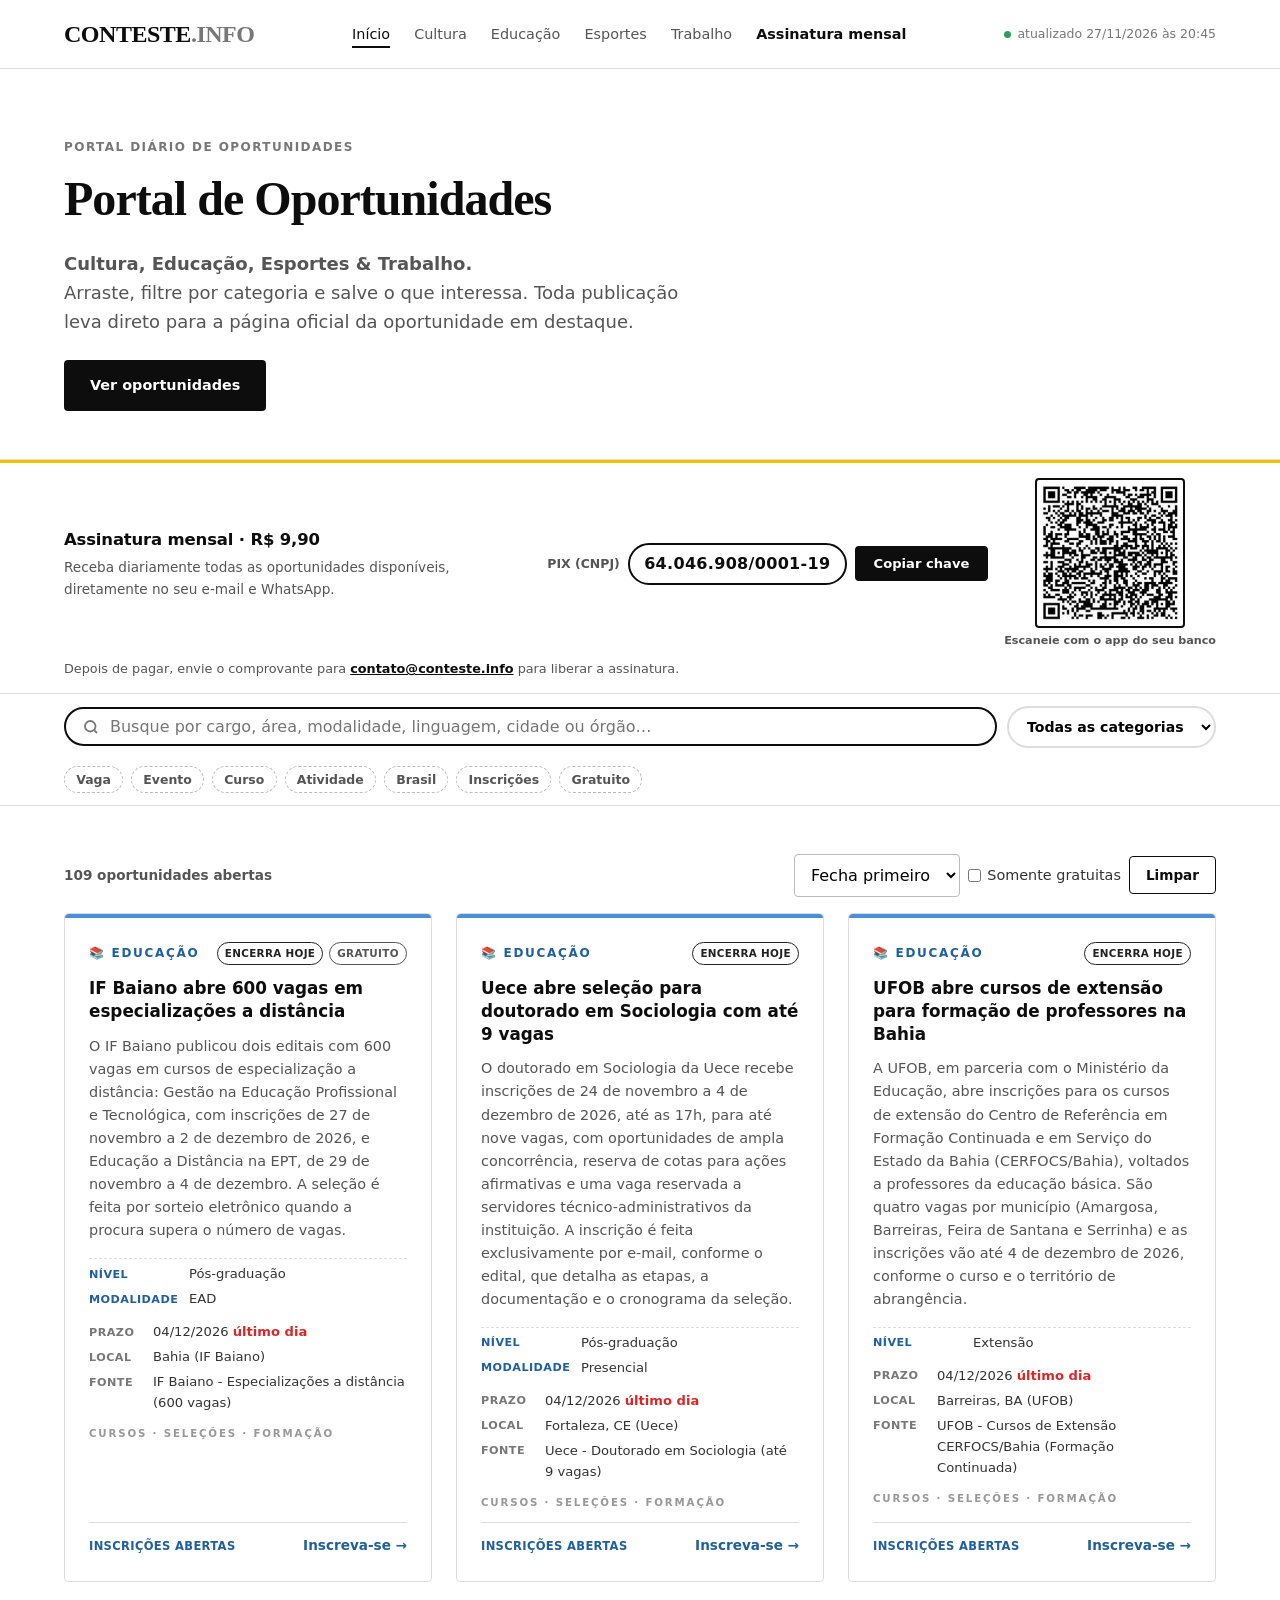
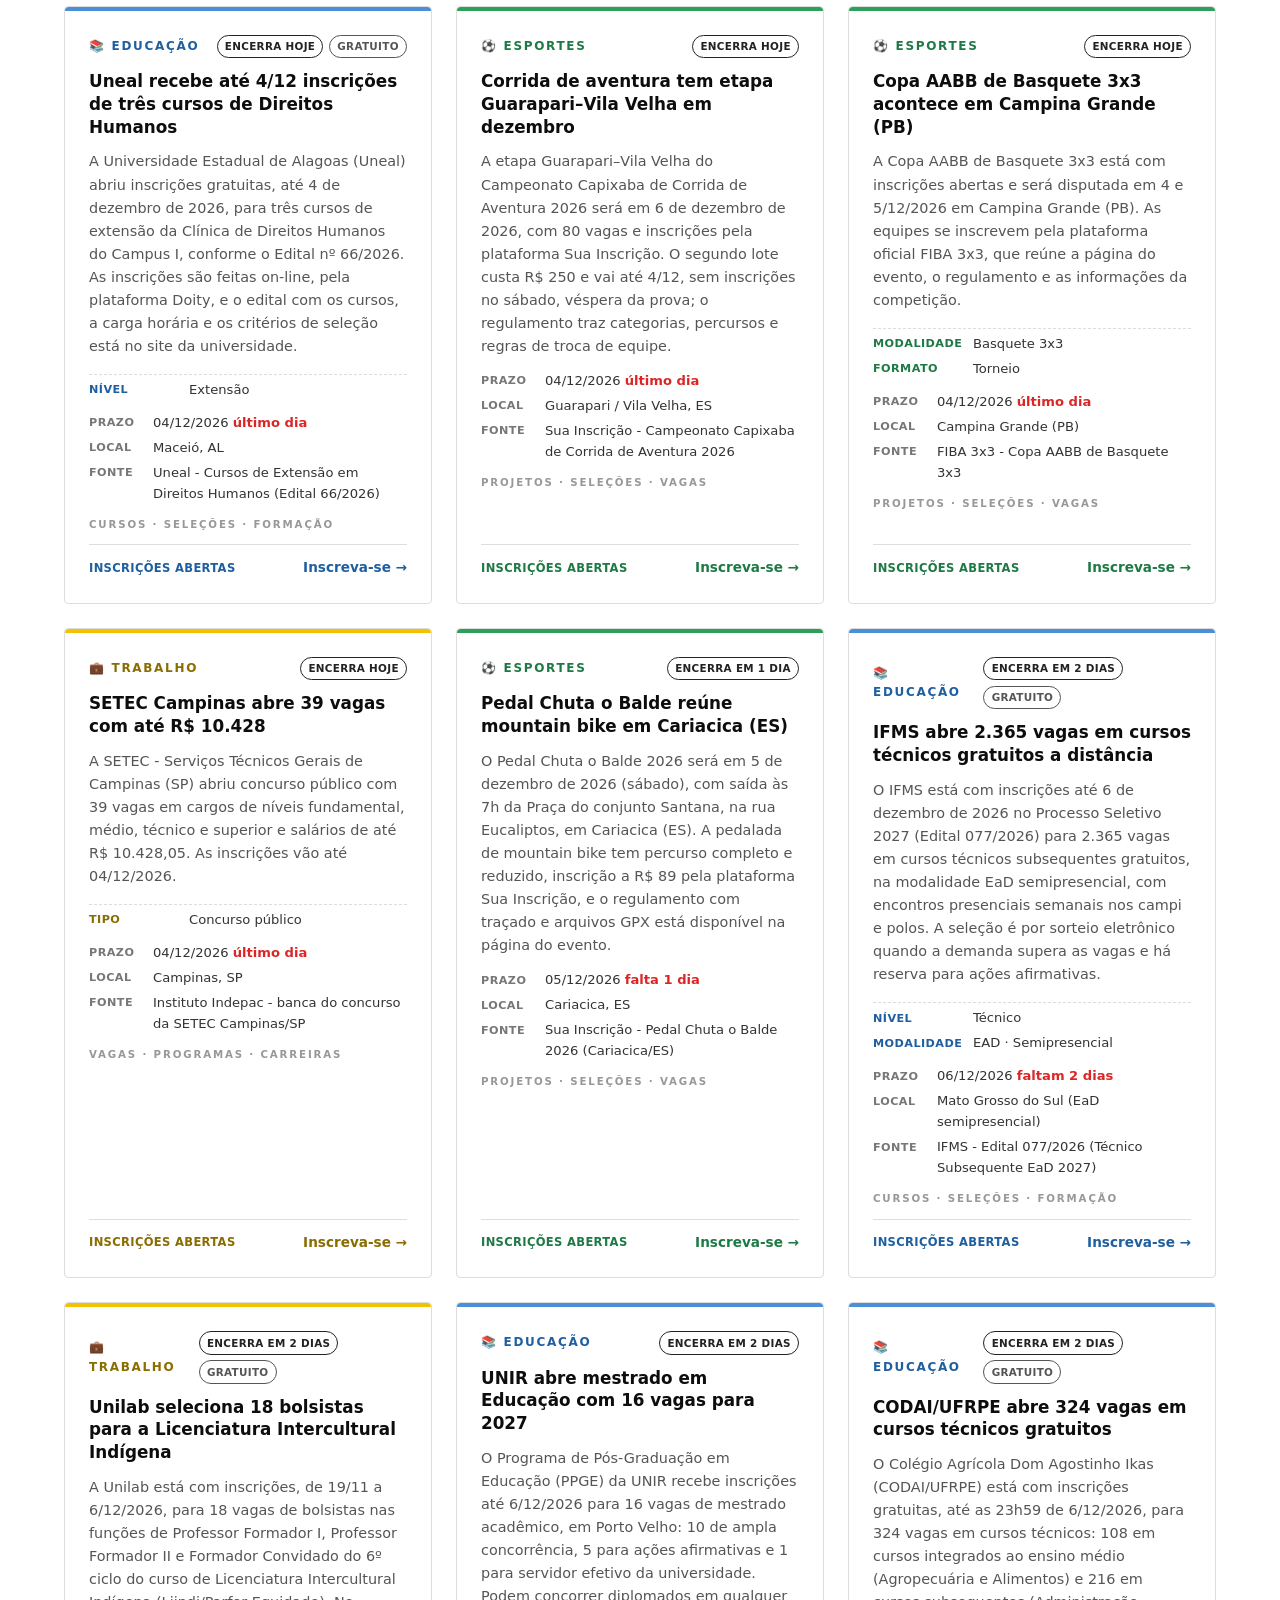
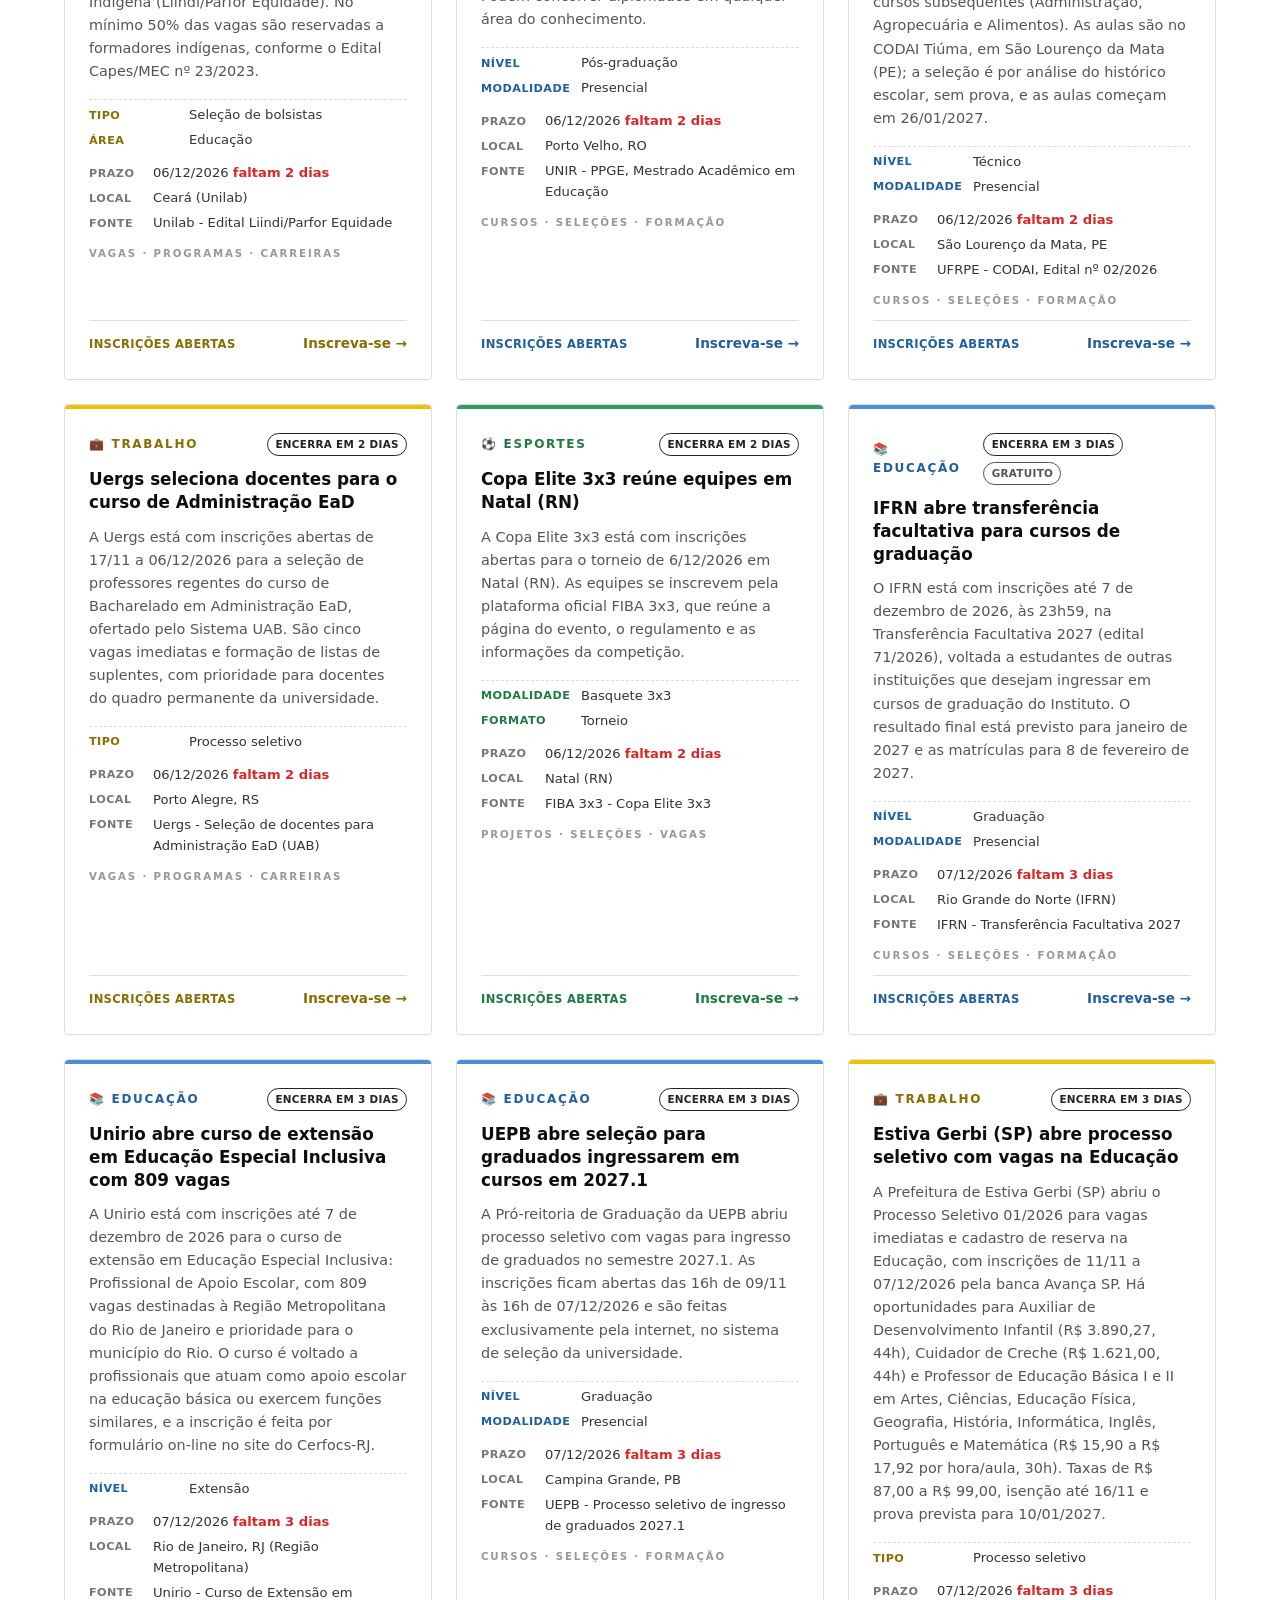
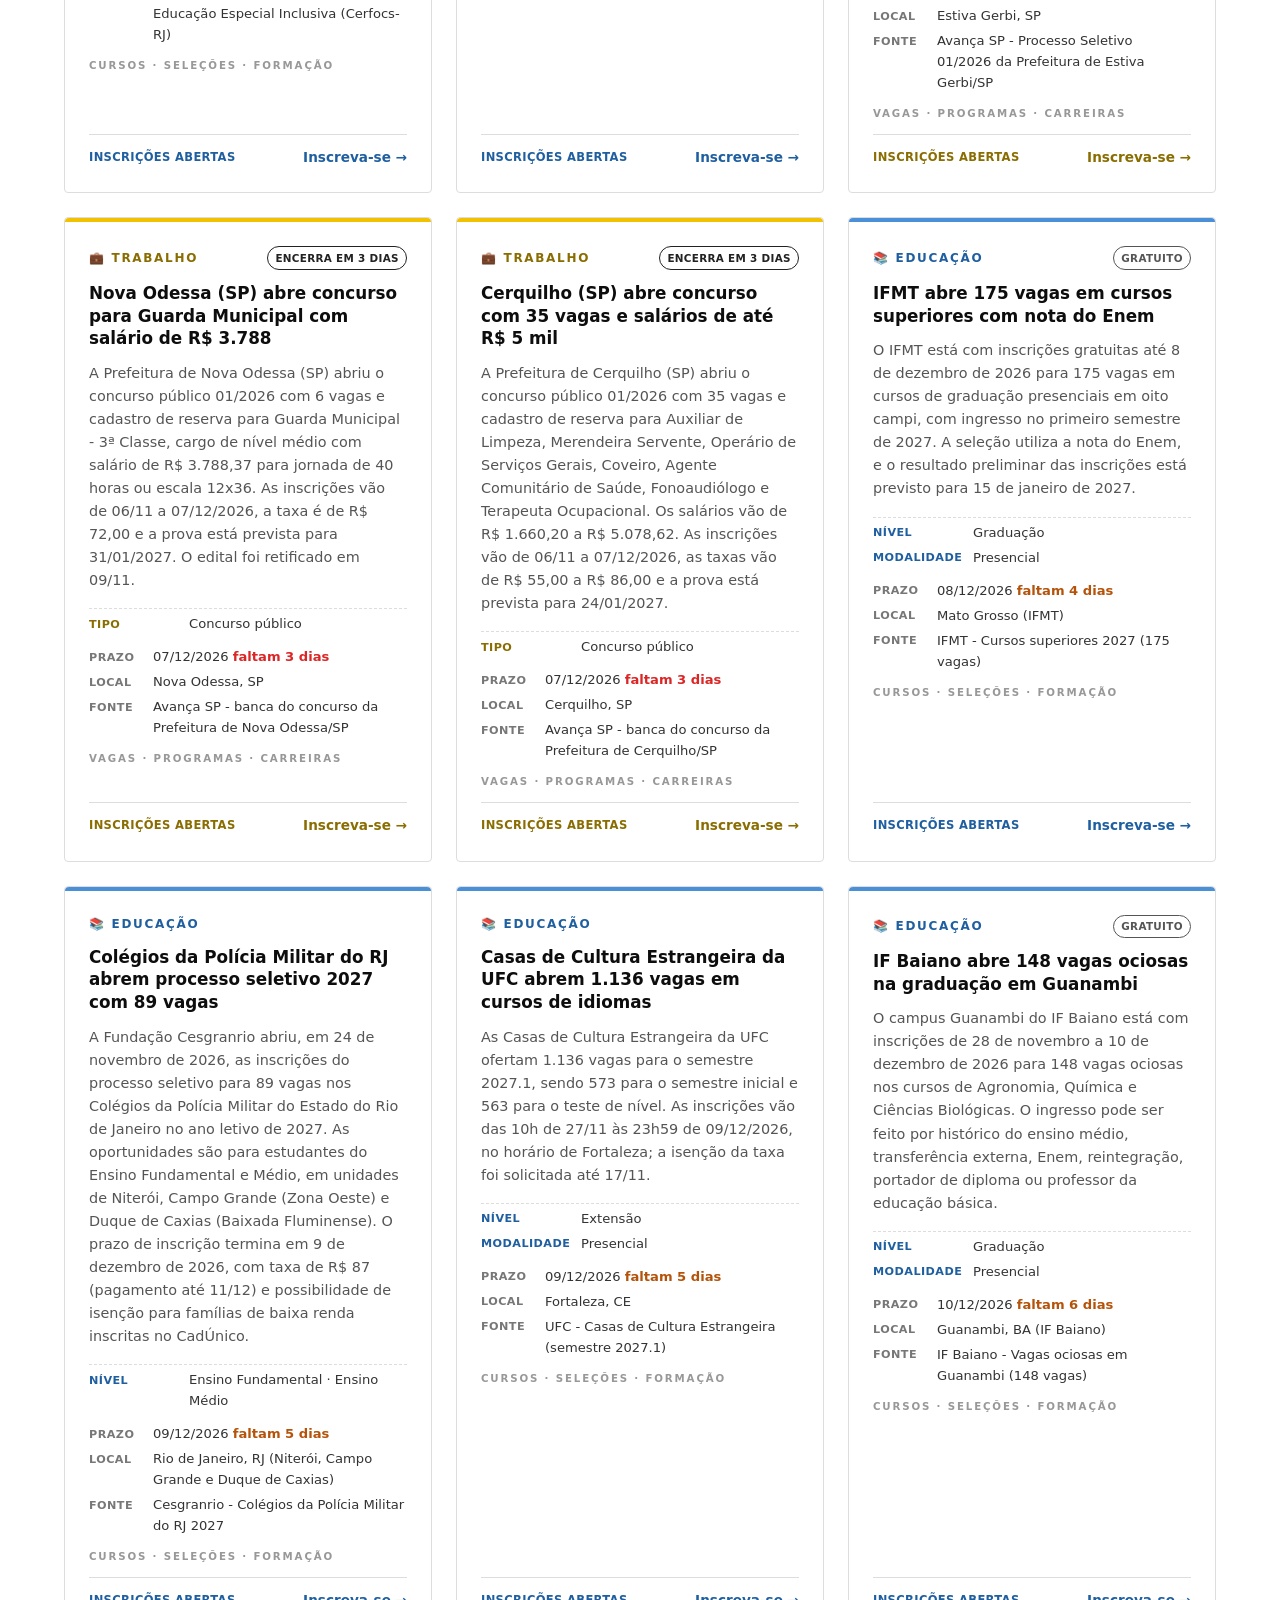
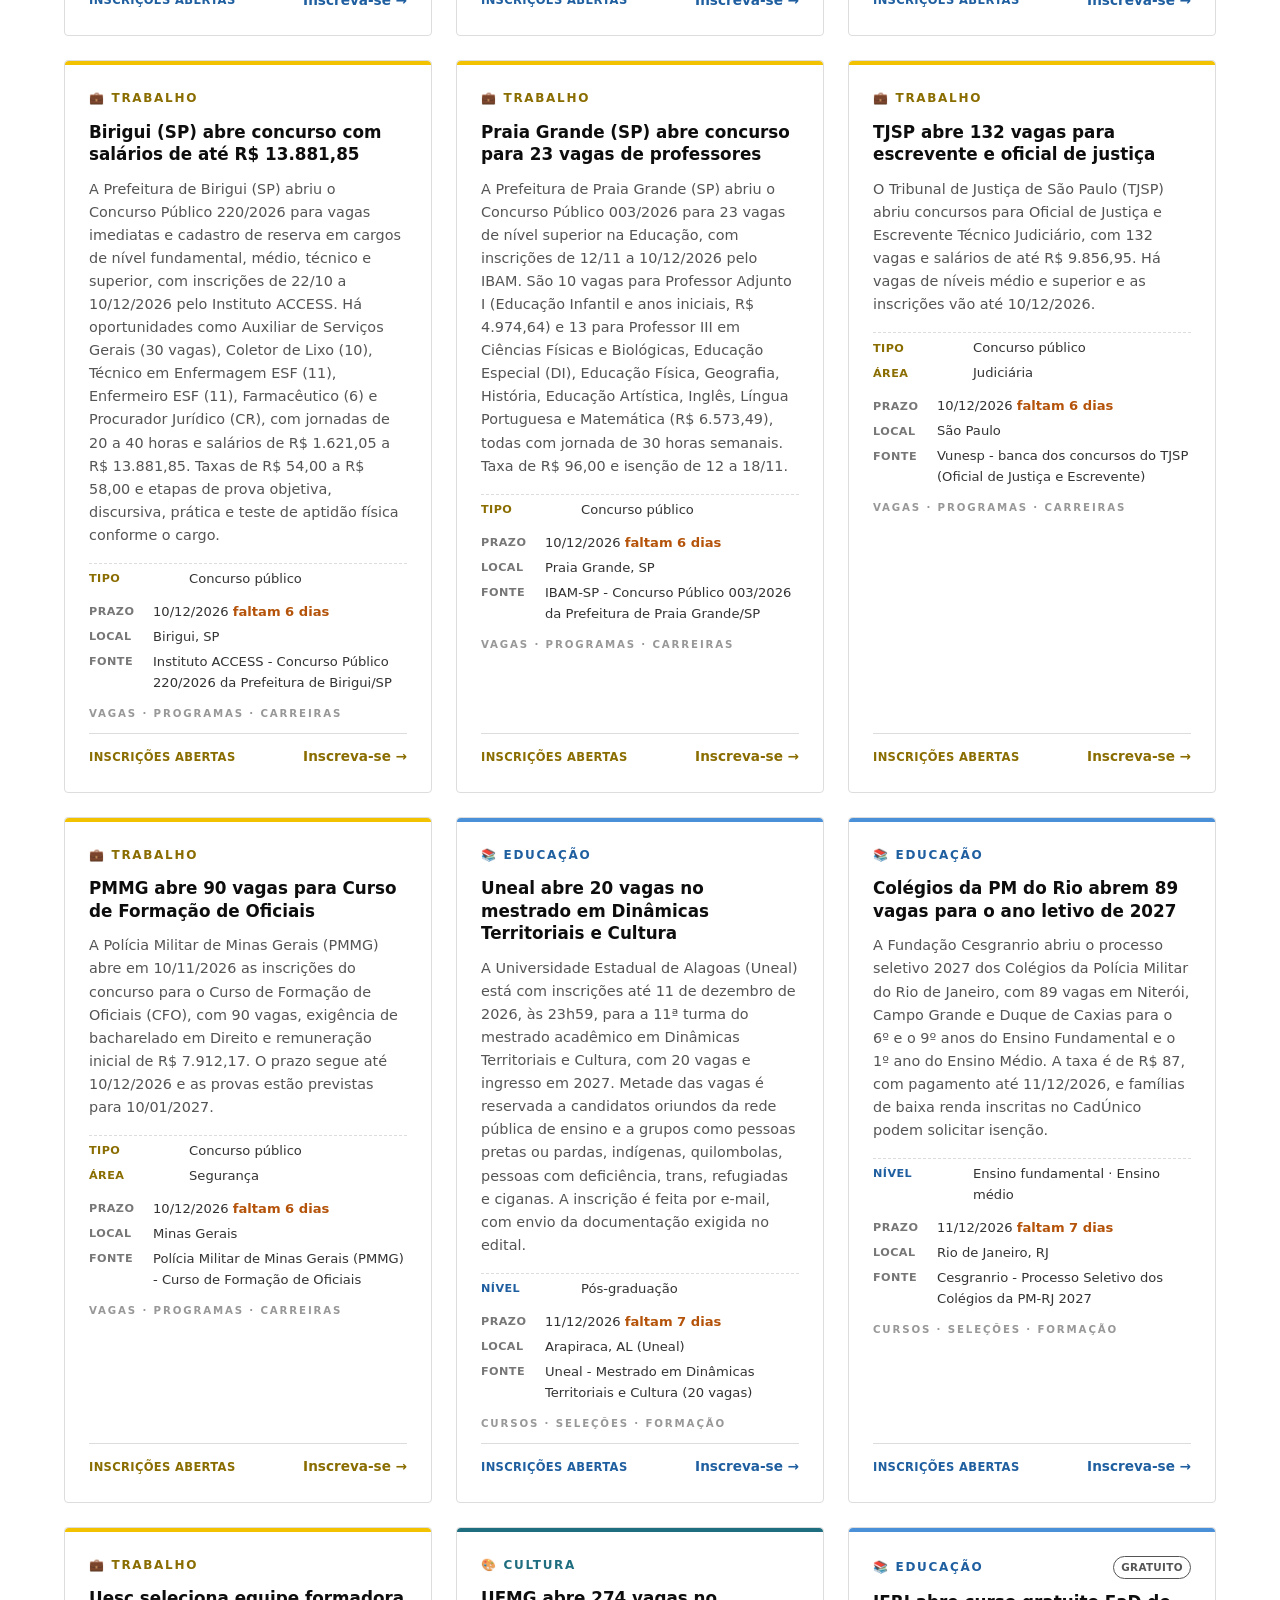
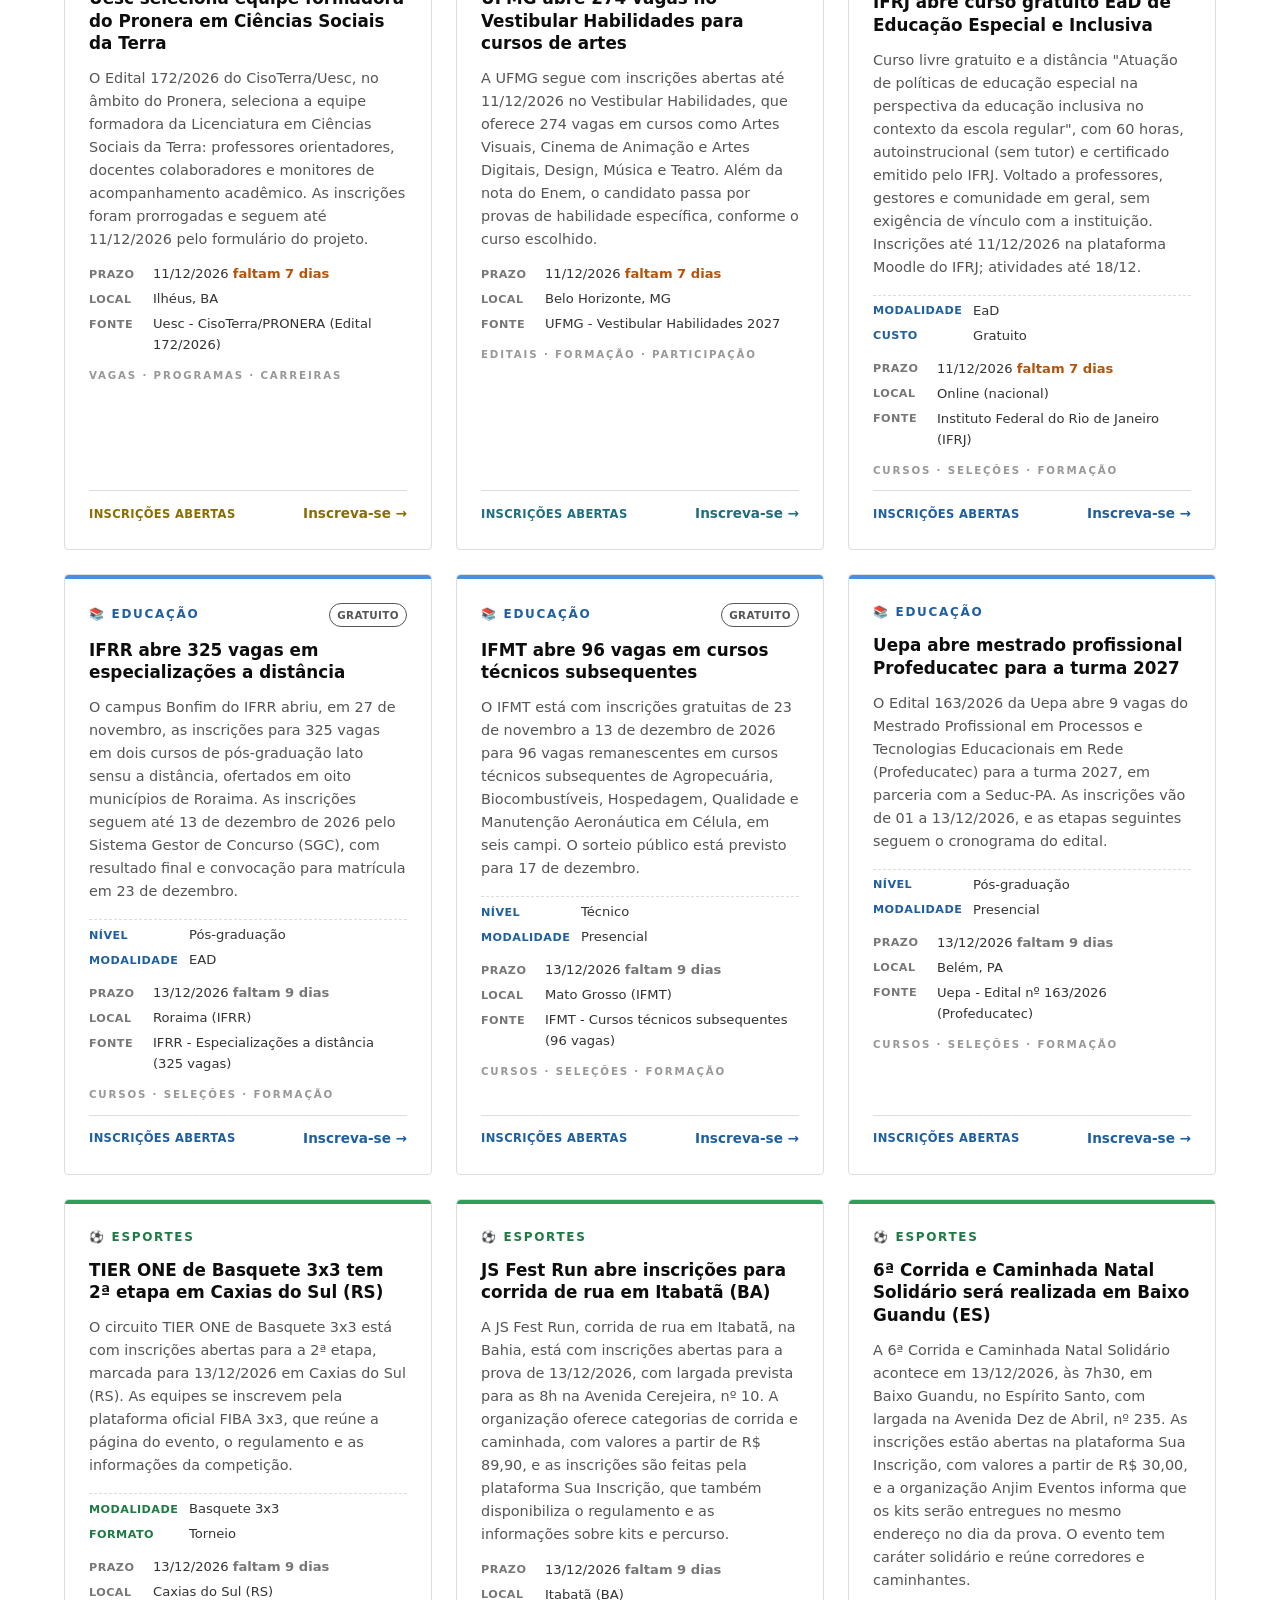
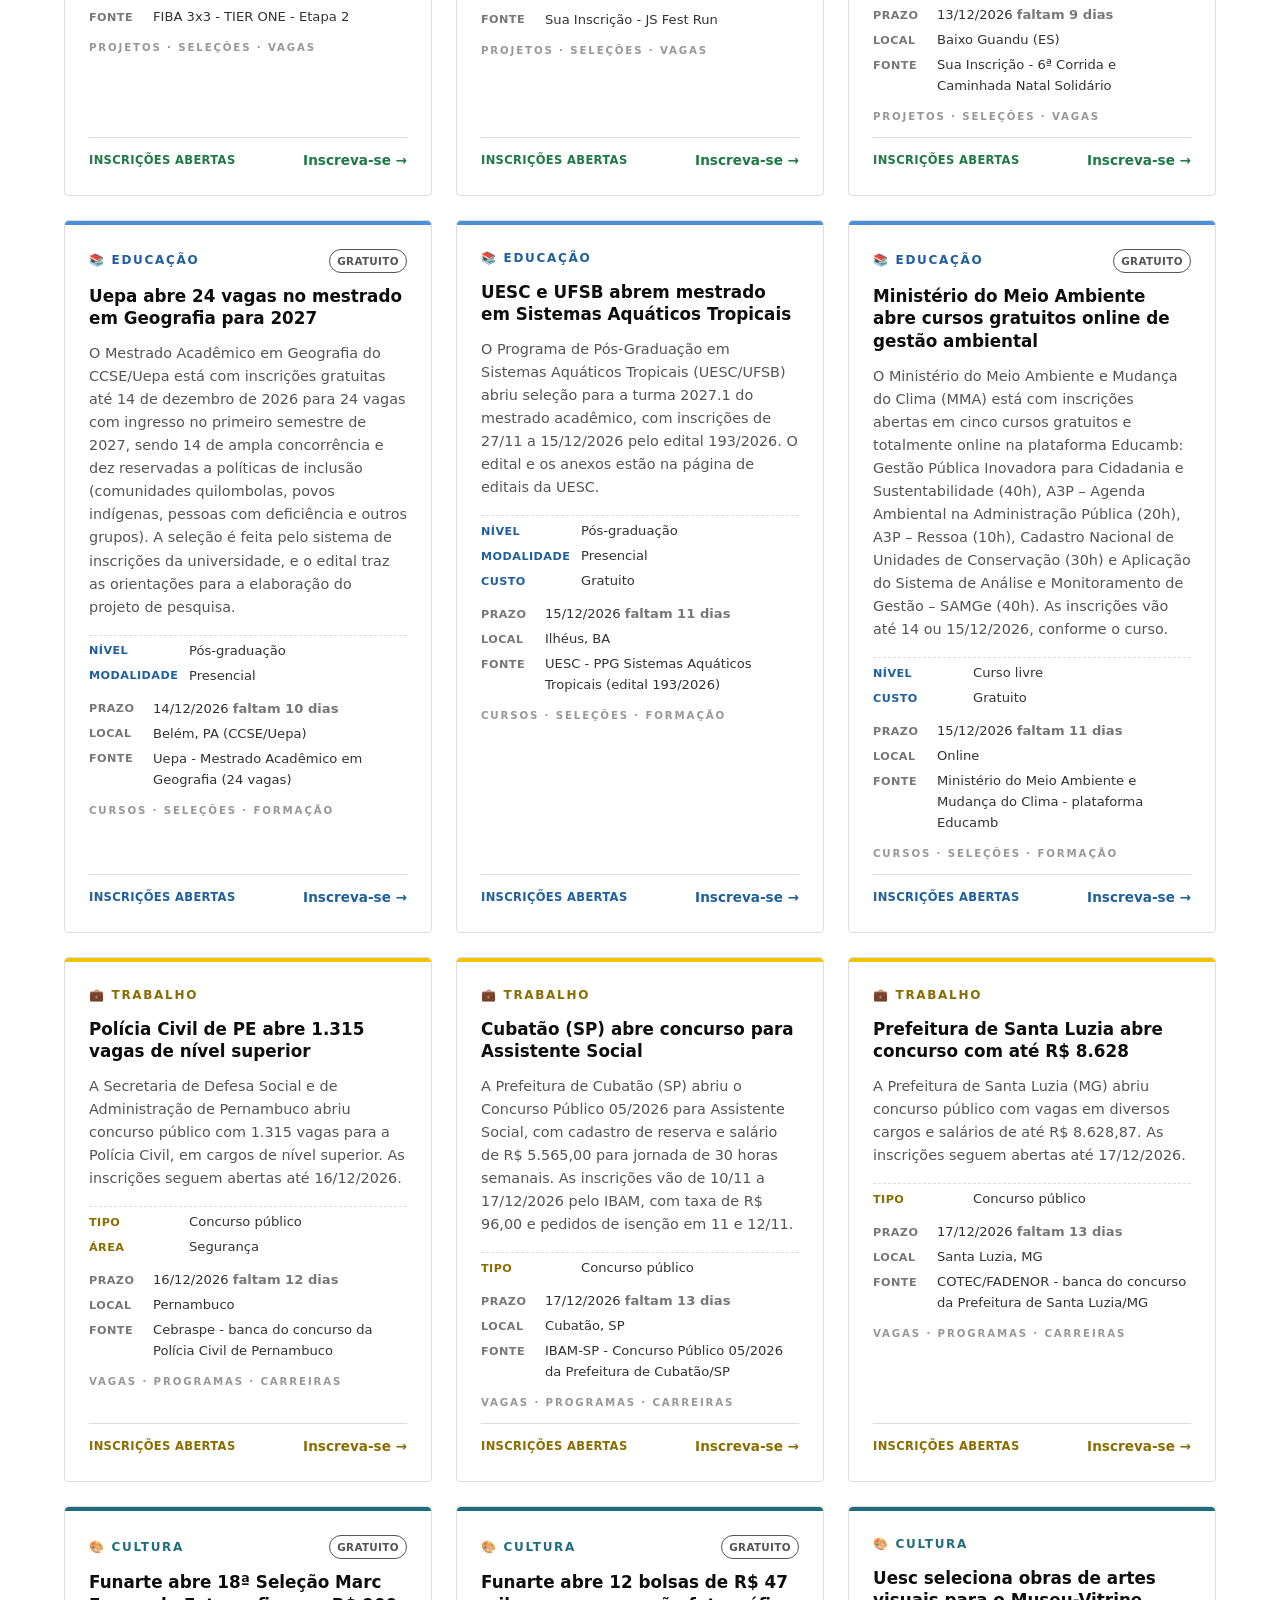
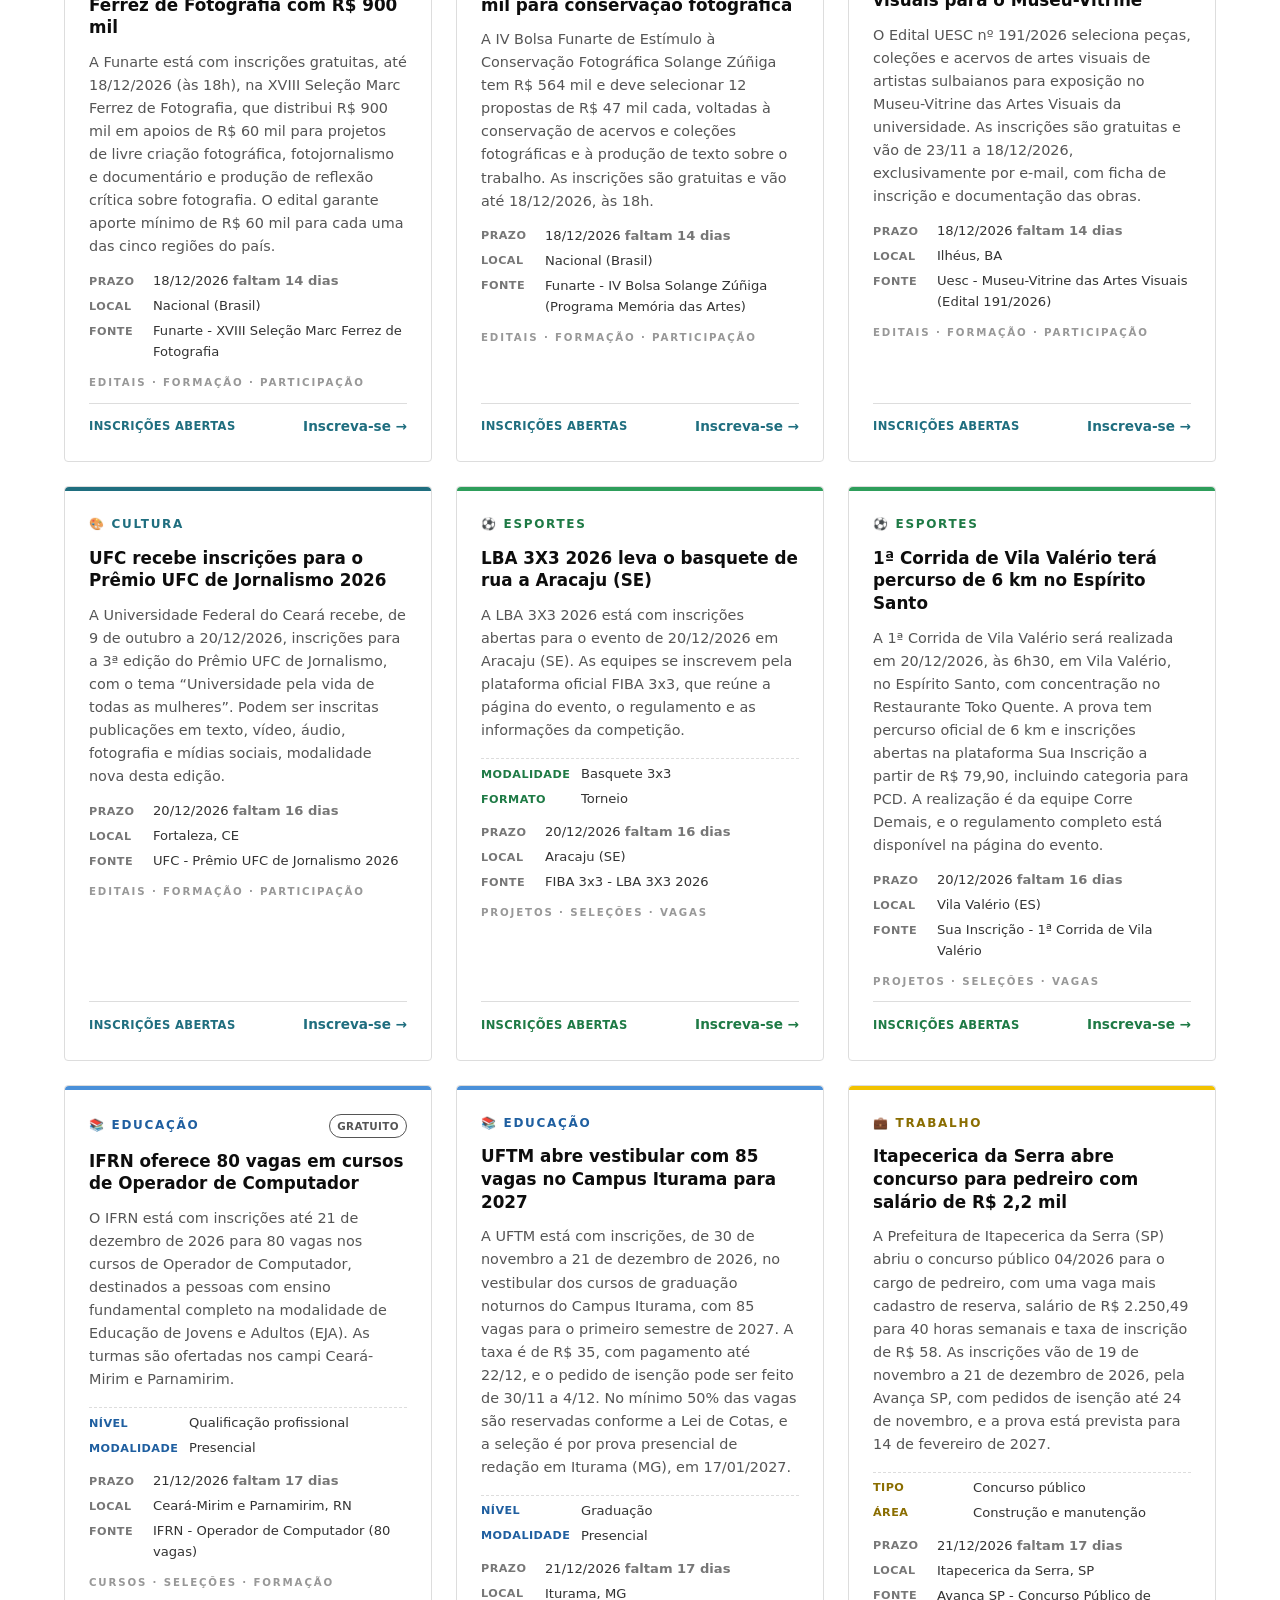
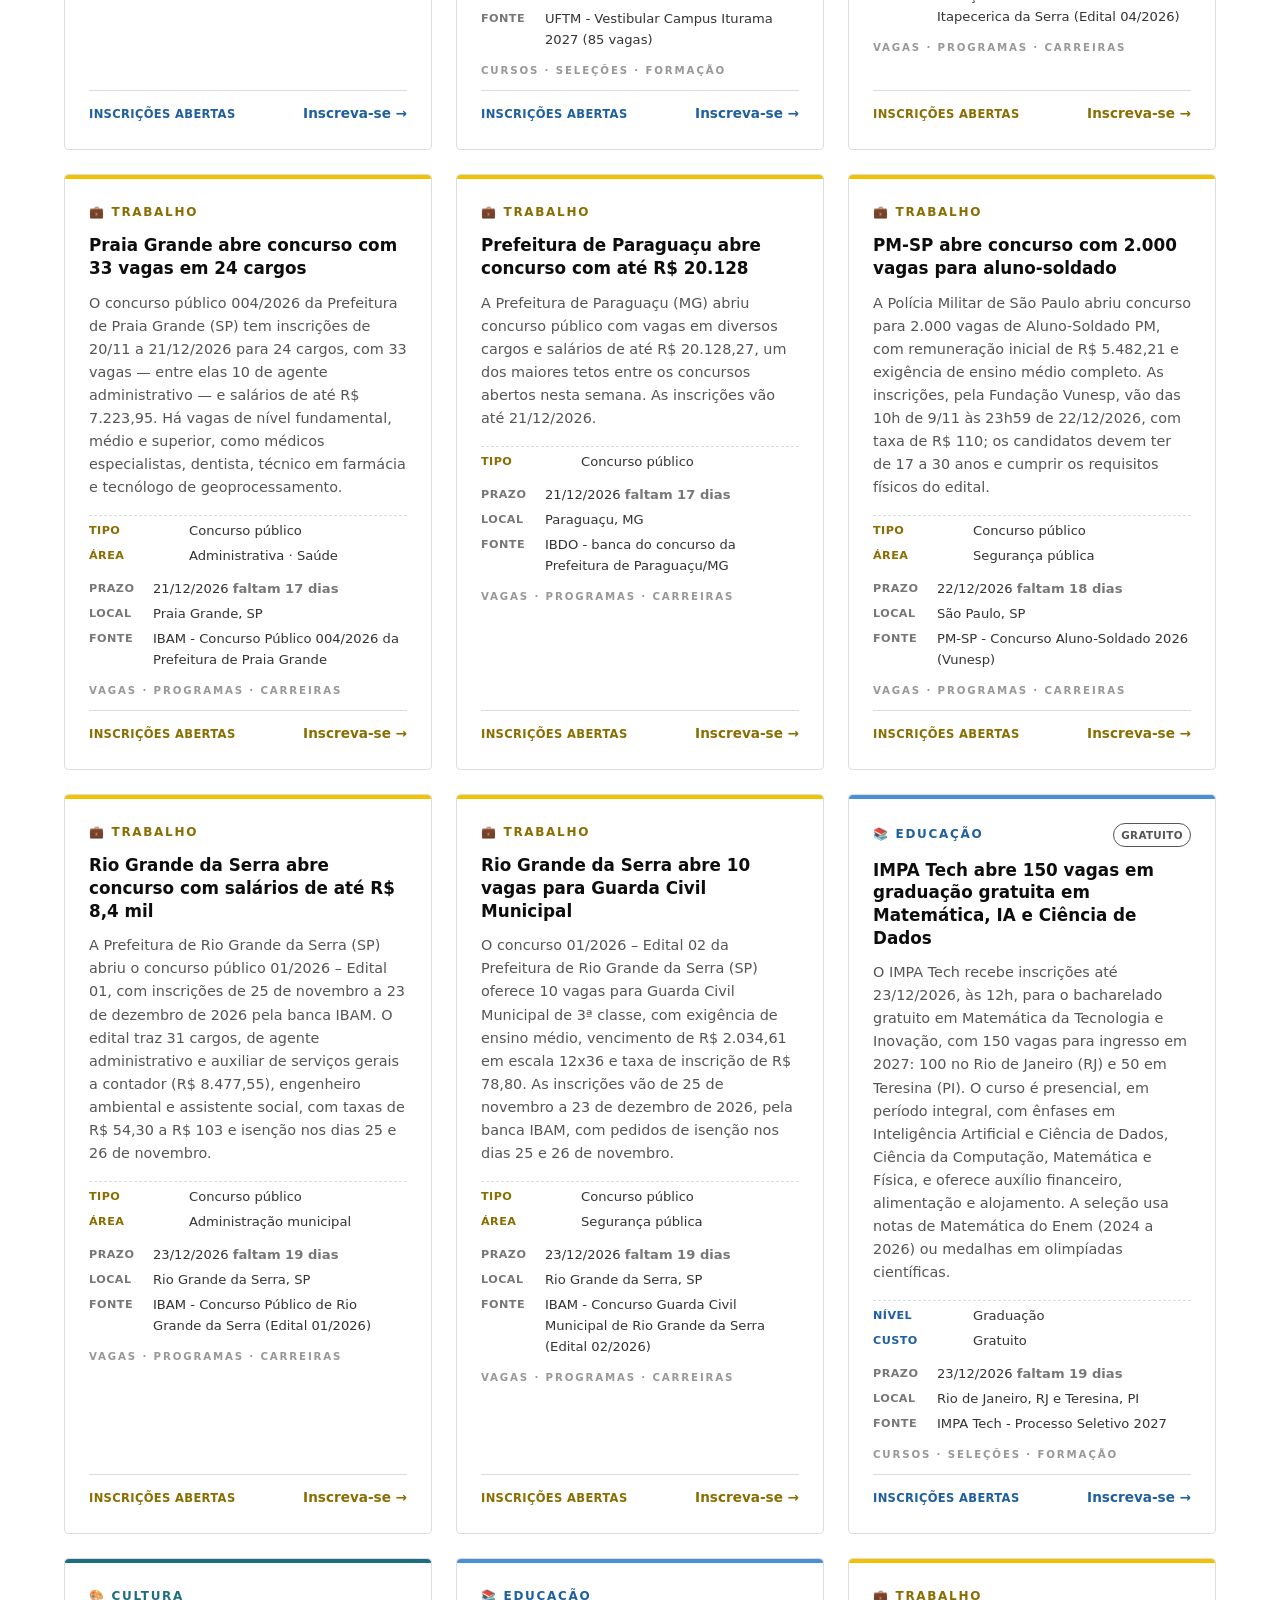
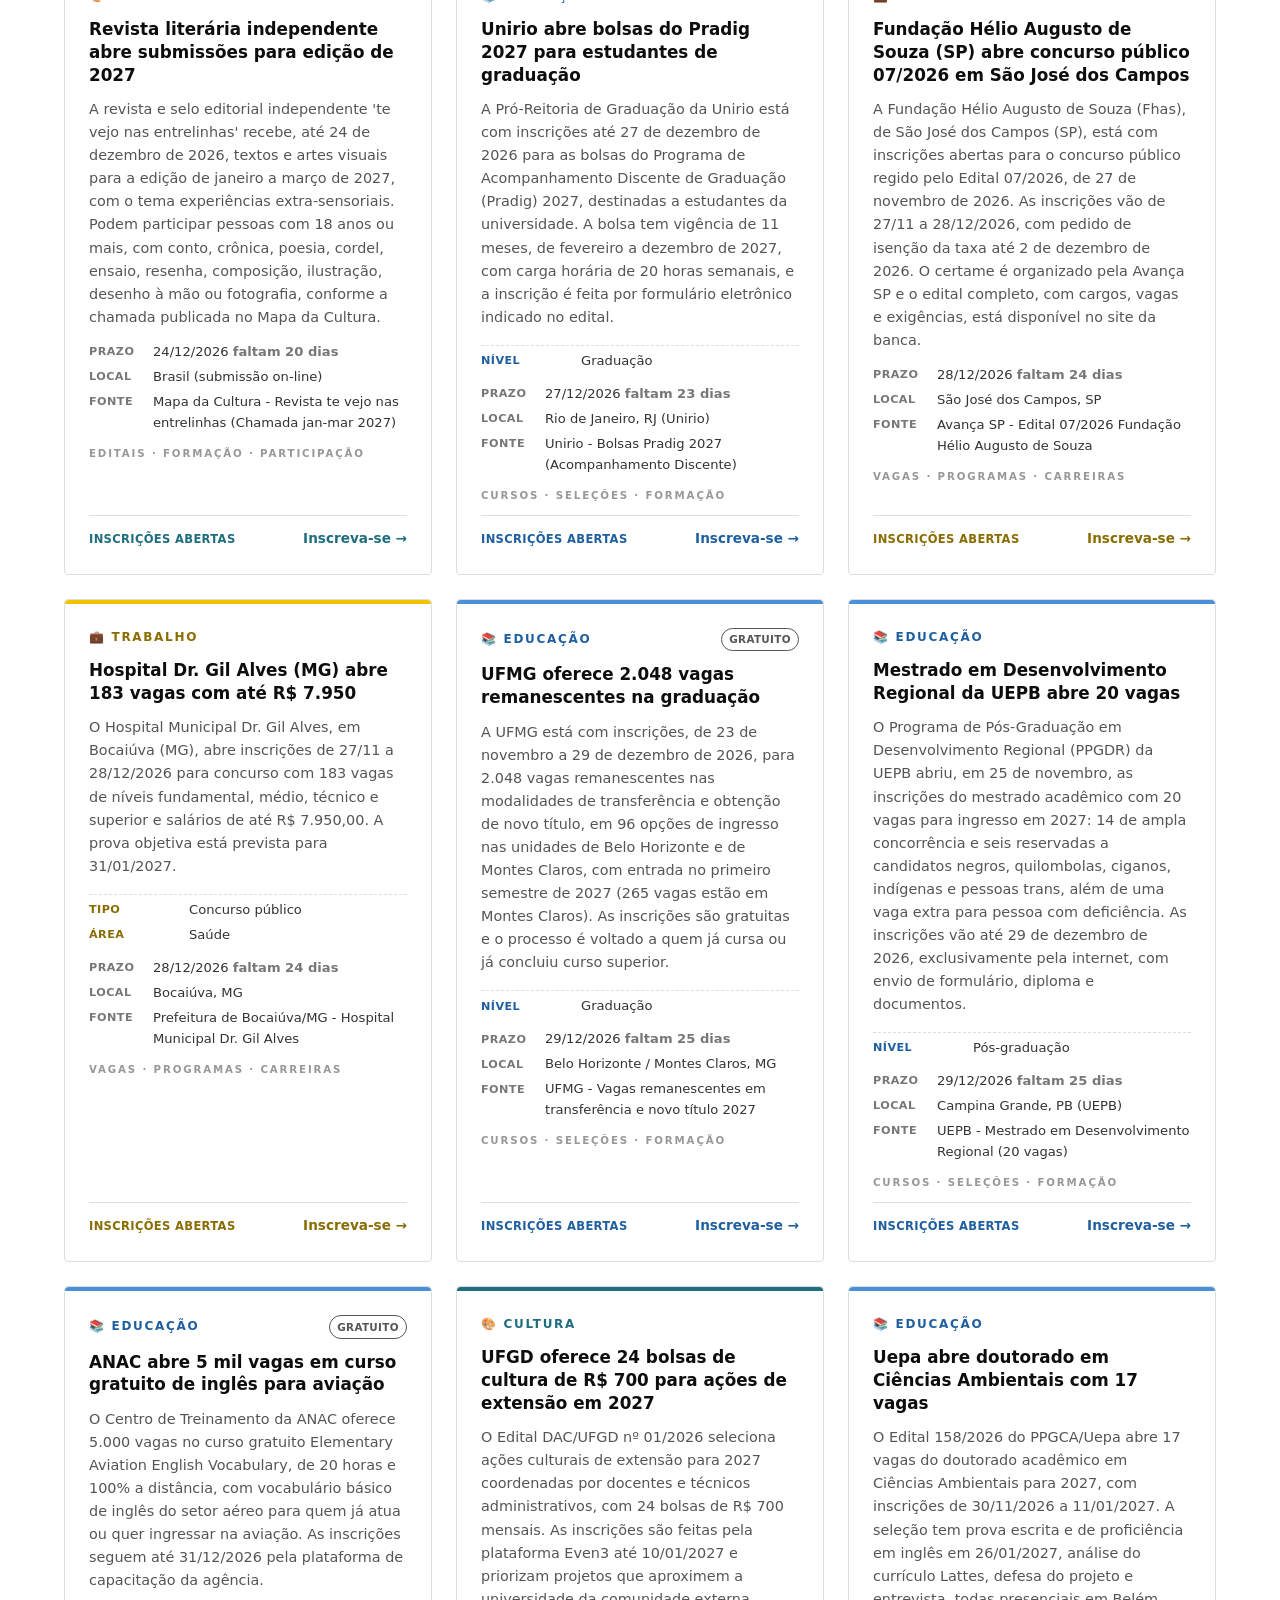
<file: index.html>
<!DOCTYPE html>
<html lang="pt-BR">
<head>
    <meta charset="UTF-8">
    <meta name="viewport" content="width=device-width, initial-scale=1.0">
    <meta name="description" content="CONTESTE.INFO - Portal diário de inscrições abertas: editais, bolsas, cursos gratuitos, concursos e vagas em Cultura, Educação, Esportes e Trabalho.">
    <meta name="keywords" content="inscrições abertas, editais, bolsas, cursos gratuitos, concursos, vagas, cultura, educação, esportes, trabalho">
    <title>CONTESTE.INFO - Inscrições abertas em Cultura, Educação, Esportes e Trabalho</title>
    <link rel="canonical" href="https://conteste.info/">
    <meta property="og:type" content="website">
    <meta property="og:url" content="https://conteste.info/">
    <meta property="og:site_name" content="CONTESTE.INFO">
    <meta property="og:title" content="CONTESTE.INFO - Inscrições abertas em Cultura, Educação, Esportes e Trabalho">
    <meta property="og:description" content="Oportunidades com inscrições abertas, atualizadas todos os dias, filtradas por Cultura, Educação, Esportes e Trabalho.">
    <meta property="og:locale" content="pt_BR">
    <meta name="twitter:card" content="summary">
    <meta name="twitter:title" content="CONTESTE.INFO - Inscrições abertas">
    <meta name="twitter:description" content="Oportunidades com inscrições abertas, atualizadas todos os dias.">
    <script type="application/ld+json">
    {
        "@context": "https://schema.org",
        "@type": "Organization",
        "name": "CONTESTE.INFO",
        "url": "https://conteste.info/"
    }
    </script>
    <link rel="stylesheet" href="css/style.css?v=4.5.0">
    <link rel="icon" type="image/svg+xml" href="assets/favicon.svg">
</head>
<body data-view="home">
    <a class="sr-only" href="#oportunidades">Ir para as oportunidades</a>

    <header class="header" id="header">
        <div class="container">
            <a href="index.html" class="logo">
                <span class="logo-text">CONTESTE</span><span class="logo-dot">.INFO</span>
            </a>
            <button class="mobile-menu-btn" id="mobileMenuBtn" aria-label="Abrir menu" aria-expanded="false" aria-controls="nav">
                <span></span><span></span><span></span>
            </button>
            <nav class="nav" id="nav" aria-label="Navegação principal">
                <ul class="nav-list">
                    <li><a href="index.html" class="nav-link active">Início</a></li>
                    <li><a href="#cultura" class="nav-link">Cultura</a></li>
                    <li><a href="#educacao" class="nav-link">Educação</a></li>
                    <li><a href="#esportes" class="nav-link">Esportes</a></li>
                    <li><a href="#trabalho" class="nav-link">Trabalho</a></li>
                    <li><a href="#assinaTopo" class="nav-link nav-link--premium">Assinatura mensal</a></li>
                </ul>
            </nav>
            <span class="header-live" id="headerLive"></span>
        </div>
    </header>

    <main>
        <section class="hero">
            <div class="container">
                <div class="hero-content">
                    <span class="hero-eyebrow">Portal diário de oportunidades</span>
                    <h1 class="hero-title">Portal de Oportunidades</h1>
                    <p class="hero-subtitle"><strong>Cultura, Educação, Esportes &amp; Trabalho.</strong><br>
                    Arraste, filtre por categoria e salve o que interessa. Toda publicação leva direto para a página oficial da oportunidade em destaque.</p>
                    <a href="#oportunidades" class="btn btn-primary">Ver oportunidades</a>
                </div>
            </div>
        </section>

        <section class="assina" id="assinaTopo">
            <div class="container">
                <div class="in">
                    <div class="txt">
                        <strong>Assinatura mensal &middot; R$ 9,90</strong>
                        <span>Receba diariamente todas as oportunidades disponíveis, diretamente no seu e-mail e WhatsApp.</span>
                    </div>
                    <div class="pix">
                        <div class="pix-dados">
                            <span class="pix-rotulo">PIX (CNPJ)</span>
                            <code>64.046.908/0001-19</code>
                            <button type="button" class="btn btn-primary" data-pix="64046908000119">Copiar chave</button>
                        </div>
                        <figure class="pix-qr">
                            <img src="assets/qr-pix.jpeg" alt="QR Code PIX da assinatura mensal do Conteste — CNPJ 64.046.908/0001-19" width="150" height="150">
                            <figcaption>Escaneie com o app do seu banco</figcaption>
                        </figure>
                    </div>
                </div>
                <p class="micro">Depois de pagar, envie o comprovante para <a href="mailto:contato@conteste.info?subject=Comprovante%20assinatura%20Conteste">contato@conteste.info</a> para liberar a assinatura.</p>
            </div>
        </section>

        <div class="searchbar" id="searchbar"></div>

        <section class="sections" id="oportunidades">
            <div class="container">
                <div class="filters" id="filters"></div>
                <div class="news-grid" id="listGrid"></div>
            </div>
        </section>


        <div class="container">
            <section class="sobre" id="sobre">
                <h2>Sobre o Conteste</h2>
                <p>O Conteste é uma startup de tecnologia e informação comprometida com a democratização do acesso às oportunidades e a promoção do desenvolvimento pessoal e social.</p>
                <p>Diariamente, identificamos, verificamos e organizamos oportunidades de Trabalho, Educação, Esportes e Cultura, reunindo informações relevantes, prazos de inscrição e links diretos para as fontes oficiais.</p>
                <p>Acreditamos que o acesso à informação de qualidade é um instrumento de emancipação. Por isso, valorizamos a liberdade de trabalho, o acesso à educação, o incentivo ao esporte e o fortalecimento da cultura como caminhos para a autonomia, a inclusão e a transformação social.</p>
                <p>O propósito é simples: tornar a informação acessível, confiável e útil, para que cada pessoa possa reconhecer oportunidades e construir seus próprios caminhos.</p>
                <p class="slogan">Conteste.info — Informação para o próximo passo.</p>
            </section>
        </div>

        <section class="newsletter">
            <div class="container">
                <div class="newsletter-content">
                    <h2 class="newsletter-title">Assinatura mensal — R$ 9,90</h2>
                    <p class="newsletter-text">Pague por PIX (CNPJ) e envie o comprovante para <a href="mailto:contato@conteste.info?subject=Comprovante%20assinatura%20Conteste">contato@conteste.info</a>. Você recebe diariamente todas as oportunidades disponíveis, no seu e-mail e WhatsApp.</p>
                    <div class="pix pix--centro">
                        <div class="pix-dados">
                            <span class="pix-rotulo">PIX (CNPJ)</span>
                            <code>64.046.908/0001-19</code>
                            <button type="button" class="btn btn-primary" data-pix="64046908000119">Copiar chave</button>
                        </div>
                        <figure class="pix-qr">
                            <img src="assets/qr-pix.jpeg" alt="QR Code PIX da assinatura mensal do Conteste — CNPJ 64.046.908/0001-19" width="150" height="150">
                            <figcaption>Escaneie com o app do seu banco</figcaption>
                        </figure>
                    </div>
                </div>
            </div>
        </section>
    </main>

    <footer class="footer">
        <div class="container">
            <div class="footer-grid">
                <div class="footer-brand">
                    <a href="index.html" class="logo"><span class="logo-text">CONTESTE</span><span class="logo-dot">.INFO</span></a>
                    <p class="footer-description">Portal diário de oportunidades: editais, bolsas, cursos gratuitos, concursos e vagas em Cultura, Educação, Esportes e Trabalho.</p>
                    <p class="footer-slogan">Informação para o próximo passo.</p>
                </div>
                <div class="footer-links">
                    <h2 class="footer-title">Categorias</h2>
                    <ul>
                        <li><a href="cultura.html">Cultura</a></li>
                        <li><a href="educacao.html">Educação</a></li>
                        <li><a href="esportes.html">Esportes</a></li>
                        <li><a href="trabalho.html">Trabalho</a></li>
                    </ul>
                </div>
                <div class="footer-links">
                    <h2 class="footer-title">Institucional</h2>
                    <ul>
                        <li><a href="#sobre">Sobre nós</a></li>
                        <li><span class="footer-off" title="Em breve">Política de privacidade</span></li>
                        <li><span class="footer-off" title="Em breve">Termos de uso</span></li>
                    </ul>
                </div>
                <div class="footer-contact">
                    <h2 class="footer-title">Contato</h2>
                    <p><a href="mailto:contato@conteste.info">contato@conteste.info</a></p>
                    <div class="social-links">
                        <span class="social-off" title="Em breve" aria-label="Facebook (em breve)"><svg xmlns="http://www.w3.org/2000/svg" width="20" height="20" viewBox="0 0 24 24" fill="none" stroke="currentColor" stroke-width="2" stroke-linecap="round" stroke-linejoin="round"><path d="M18 2h-3a5 5 0 0 0-5 5v3H7v4h3v8h4v-8h3l1-4h-4V7a1 1 0 0 1 1-1h3z"/></svg></span>
                        <span class="social-off" title="Em breve" aria-label="Twitter (em breve)"><svg xmlns="http://www.w3.org/2000/svg" width="20" height="20" viewBox="0 0 24 24" fill="none" stroke="currentColor" stroke-width="2" stroke-linecap="round" stroke-linejoin="round"><path d="M22 4s-.7 2.1-2 3.4c1.6 10-9.4 17.3-18 11.6 2.2.1 4.4-.6 6-2C3 15.5.5 9.6 3 5c2.2 2.6 5.6 4.1 9 4-.9-4.2 4-6.6 7-3.8 1.1 0 3-1.2 3-1.2z"/></svg></span>
                        <a href="https://instagram.com/conteste.info" target="_blank" rel="noopener" aria-label="Instagram do Conteste"><svg xmlns="http://www.w3.org/2000/svg" width="20" height="20" viewBox="0 0 24 24" fill="none" stroke="currentColor" stroke-width="2" stroke-linecap="round" stroke-linejoin="round"><rect x="2" y="2" width="20" height="20" rx="5" ry="5"/><path d="M16 11.37A4 4 0 1 1 12.63 8 4 4 0 0 1 16 11.37z"/><line x1="17.5" y1="6.5" x2="17.51" y2="6.5"/></svg></a>
                    </div>
                </div>
            </div>
            <div class="footer-bottom">
                <p>&copy; 2026 CONTESTE.INFO - CNPJ 64.046.908/0001-19 - Todos os direitos reservados.</p>
                <p class="footer-legal">Confirme sempre as informações diretamente na fonte oficial antes de se inscrever.</p>
            </div>
        </div>
    </footer>

    <script src="js/main.js?v=4.5.0"></script>
</body>
</html>
</file>
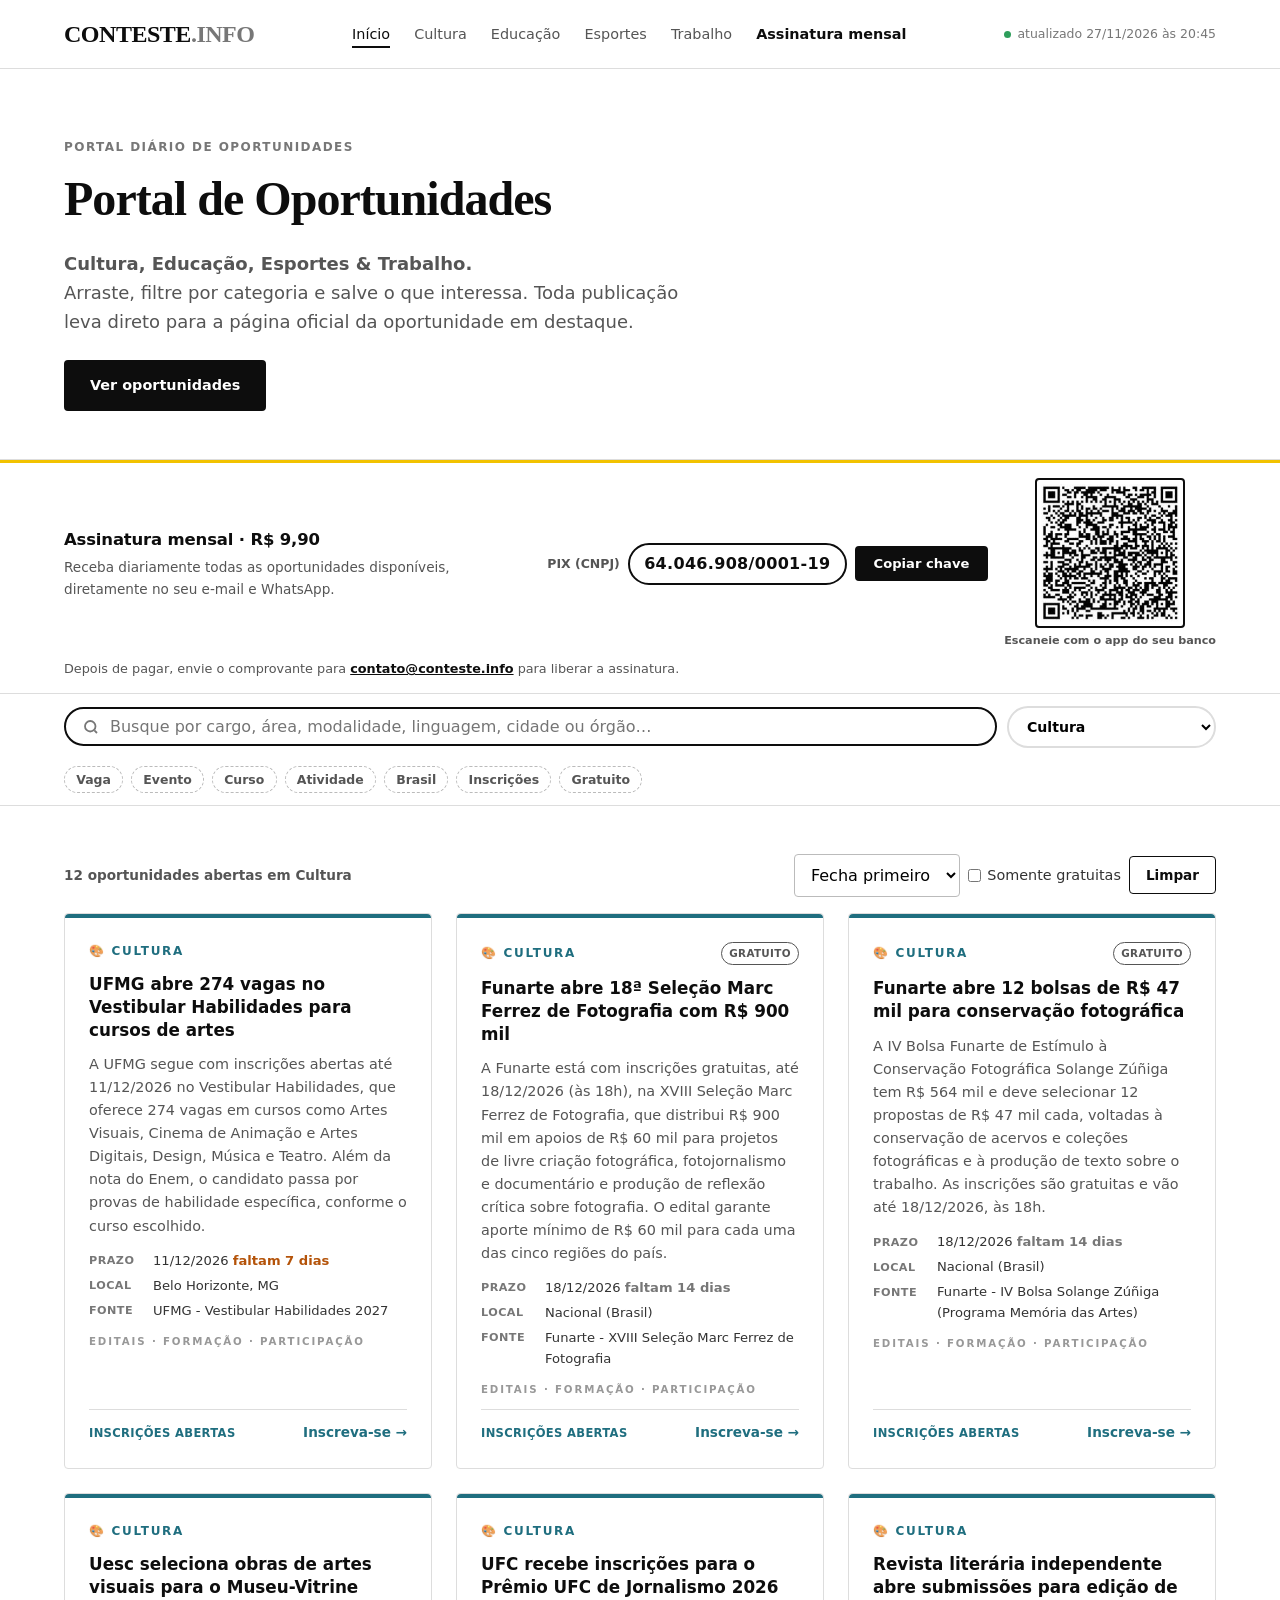
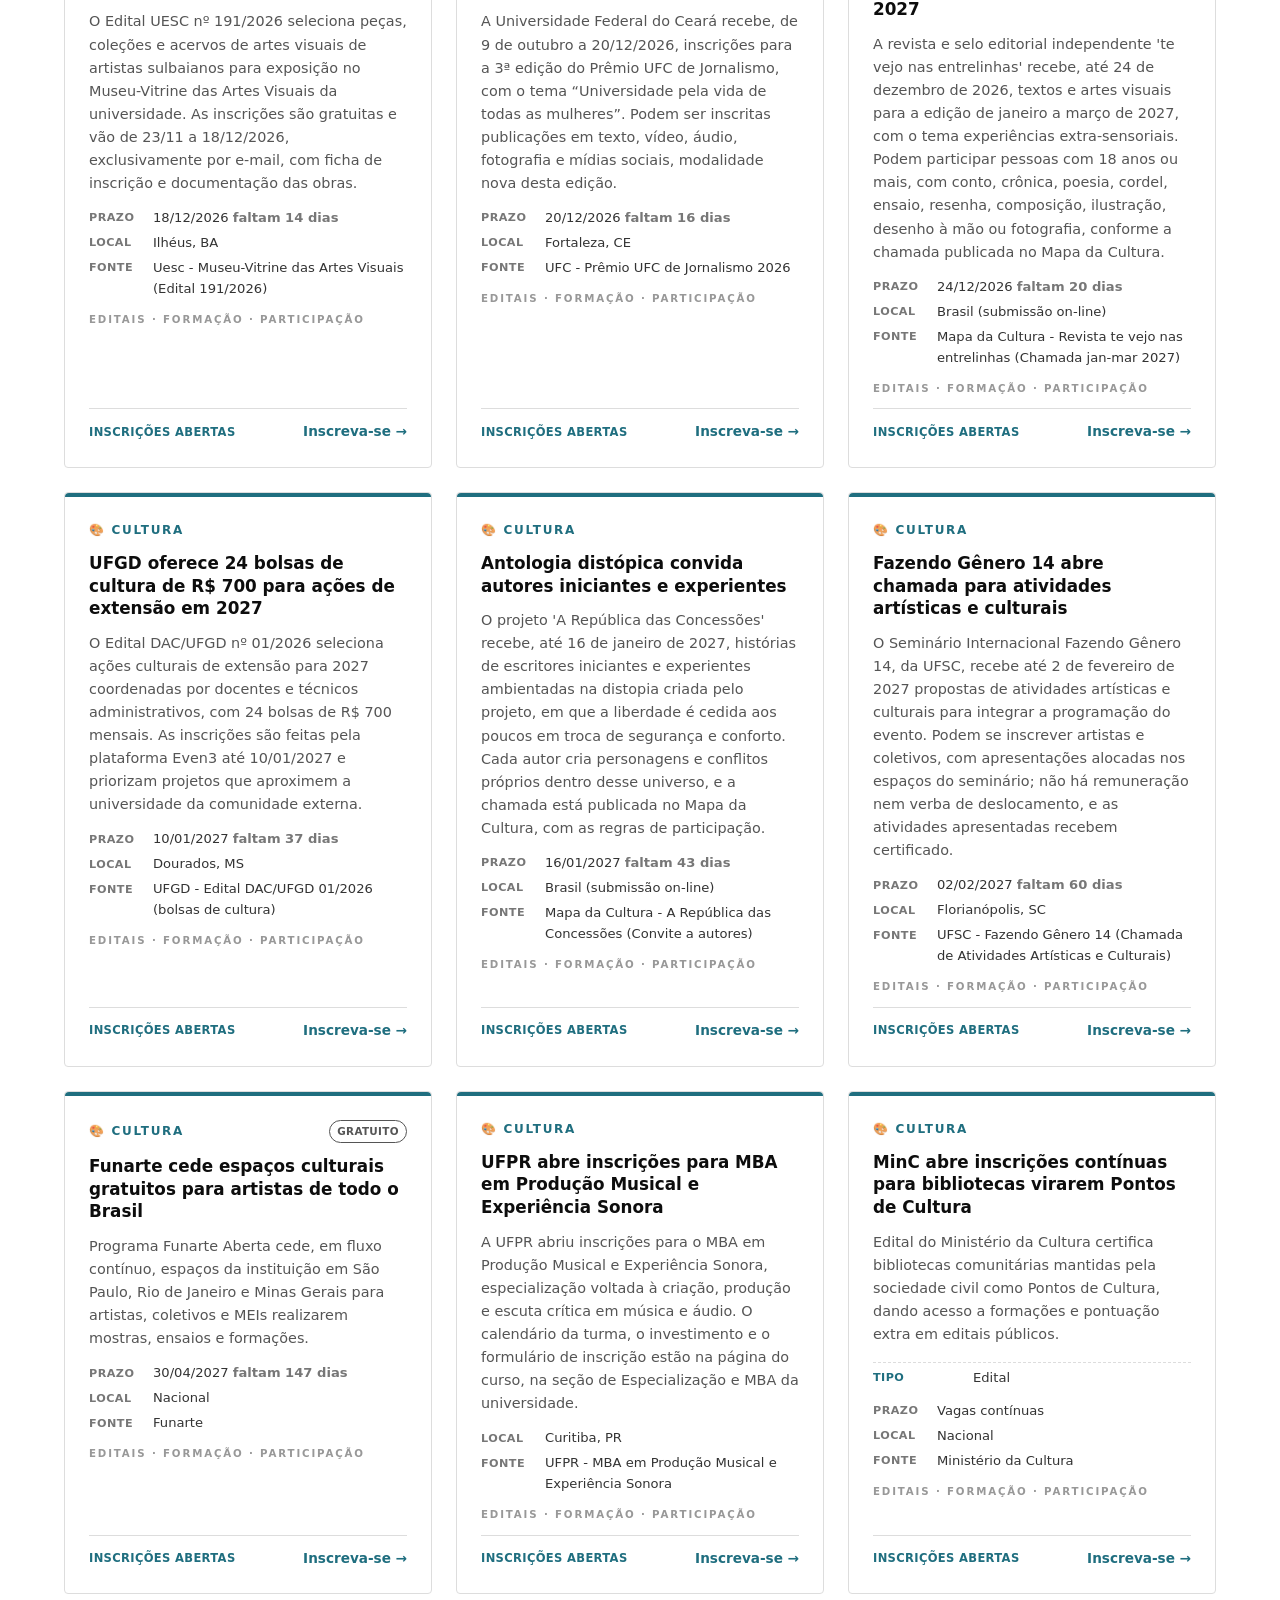
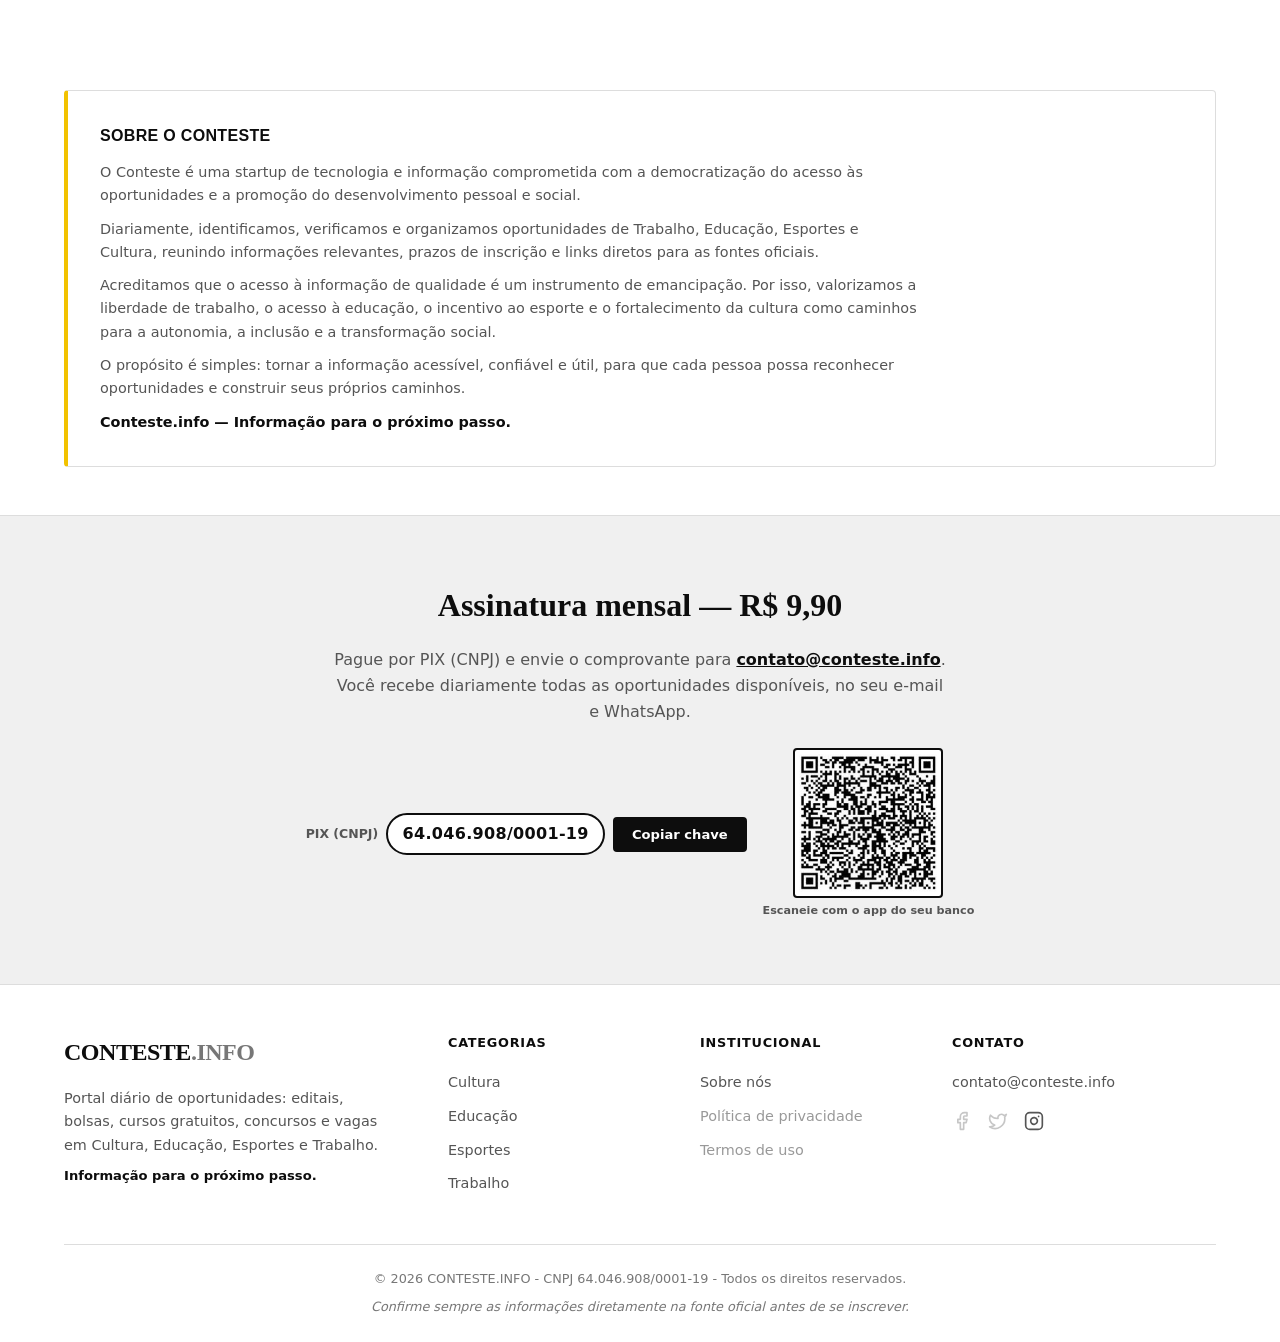
<file: cultura.html>
<!DOCTYPE html>
<html lang="pt-BR">
<head>
    <meta charset="UTF-8">
    <meta name="viewport" content="width=device-width, initial-scale=1.0">
    <meta name="description" content="CONTESTE.INFO - Editais, bolsas e oficinas gratuitas de Cultura com inscrições abertas, atualizados diariamente.">
    <meta http-equiv="refresh" content="0; url=index.html#cultura">
    <meta name="robots" content="noindex, follow">
    <link rel="canonical" href="https://conteste.info/">
    <title>Cultura - Inscrições Abertas | CONTESTE.INFO</title>
</head>
<body>
    <p>Redirecionando para <a href="index.html#cultura">as oportunidades de Cultura</a>&hellip;</p>
    <script>location.replace('index.html#cultura');</script>
</body>
</html>
</file>
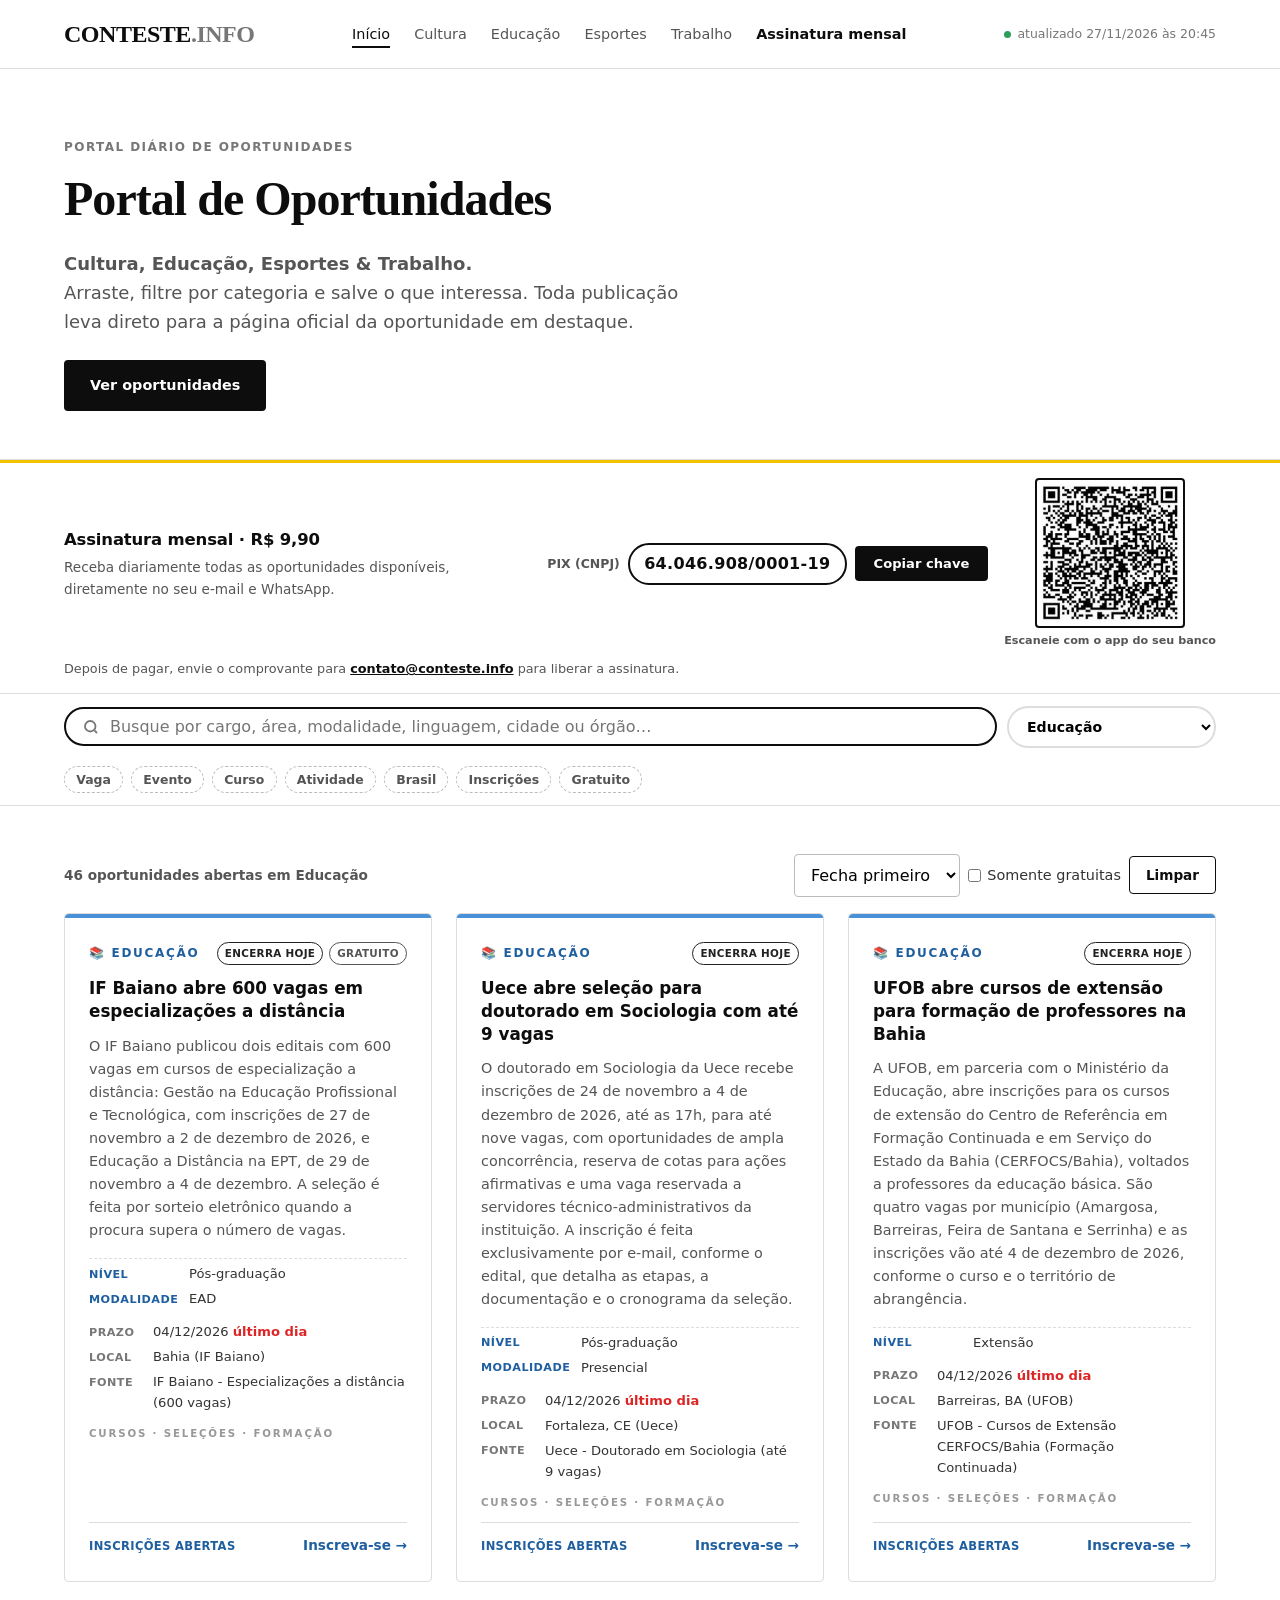
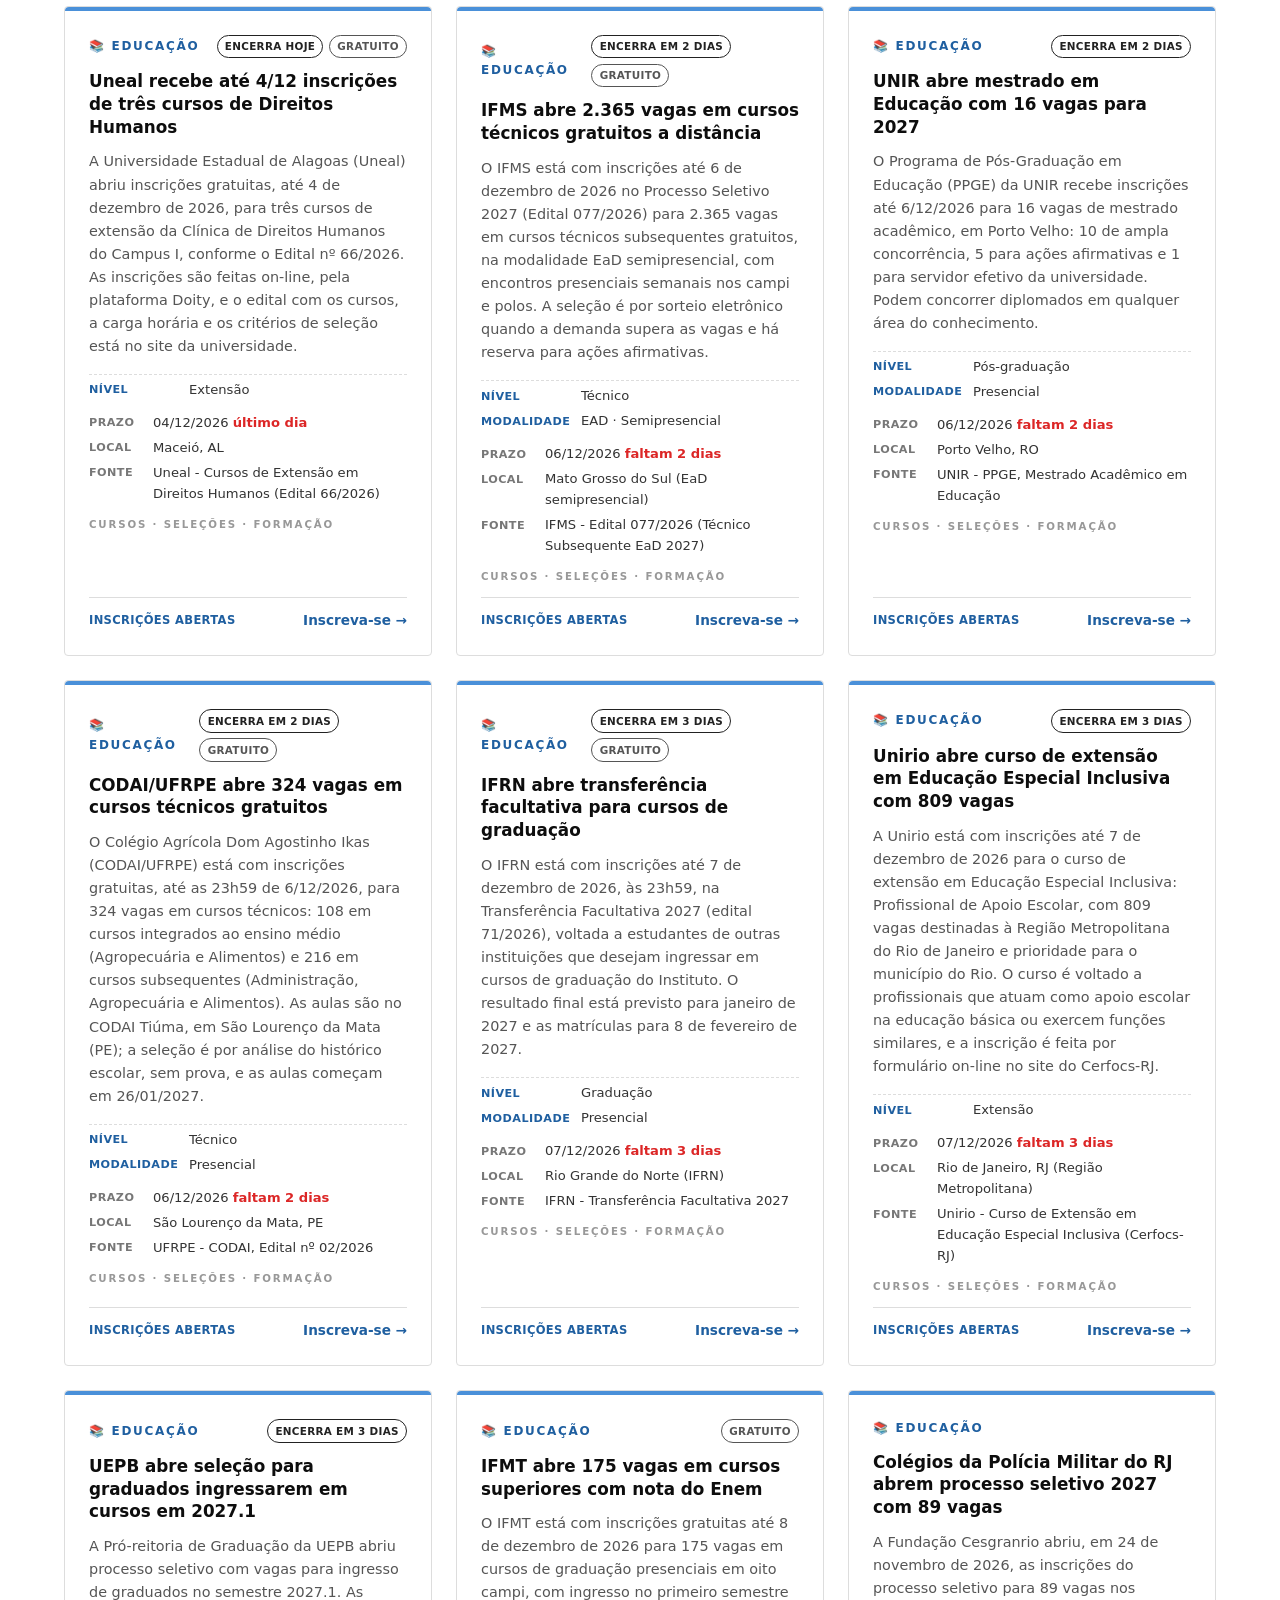
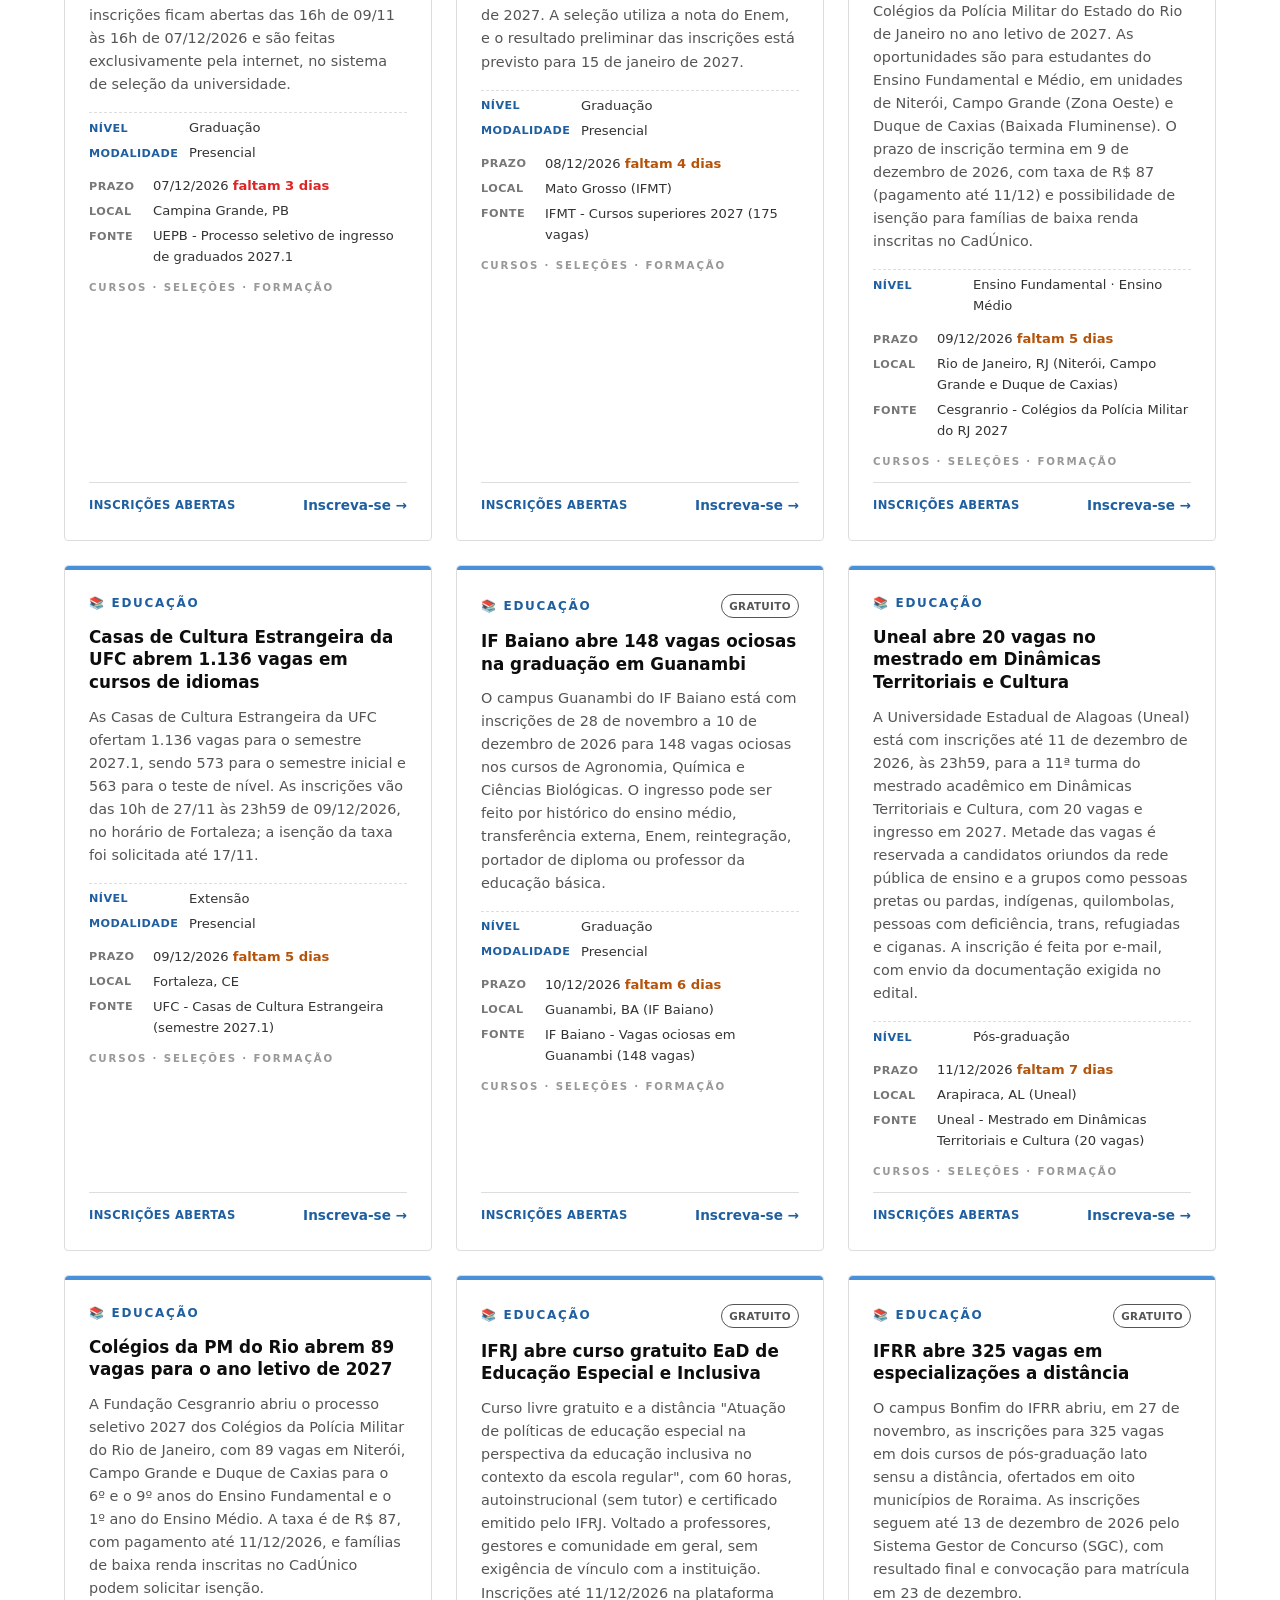
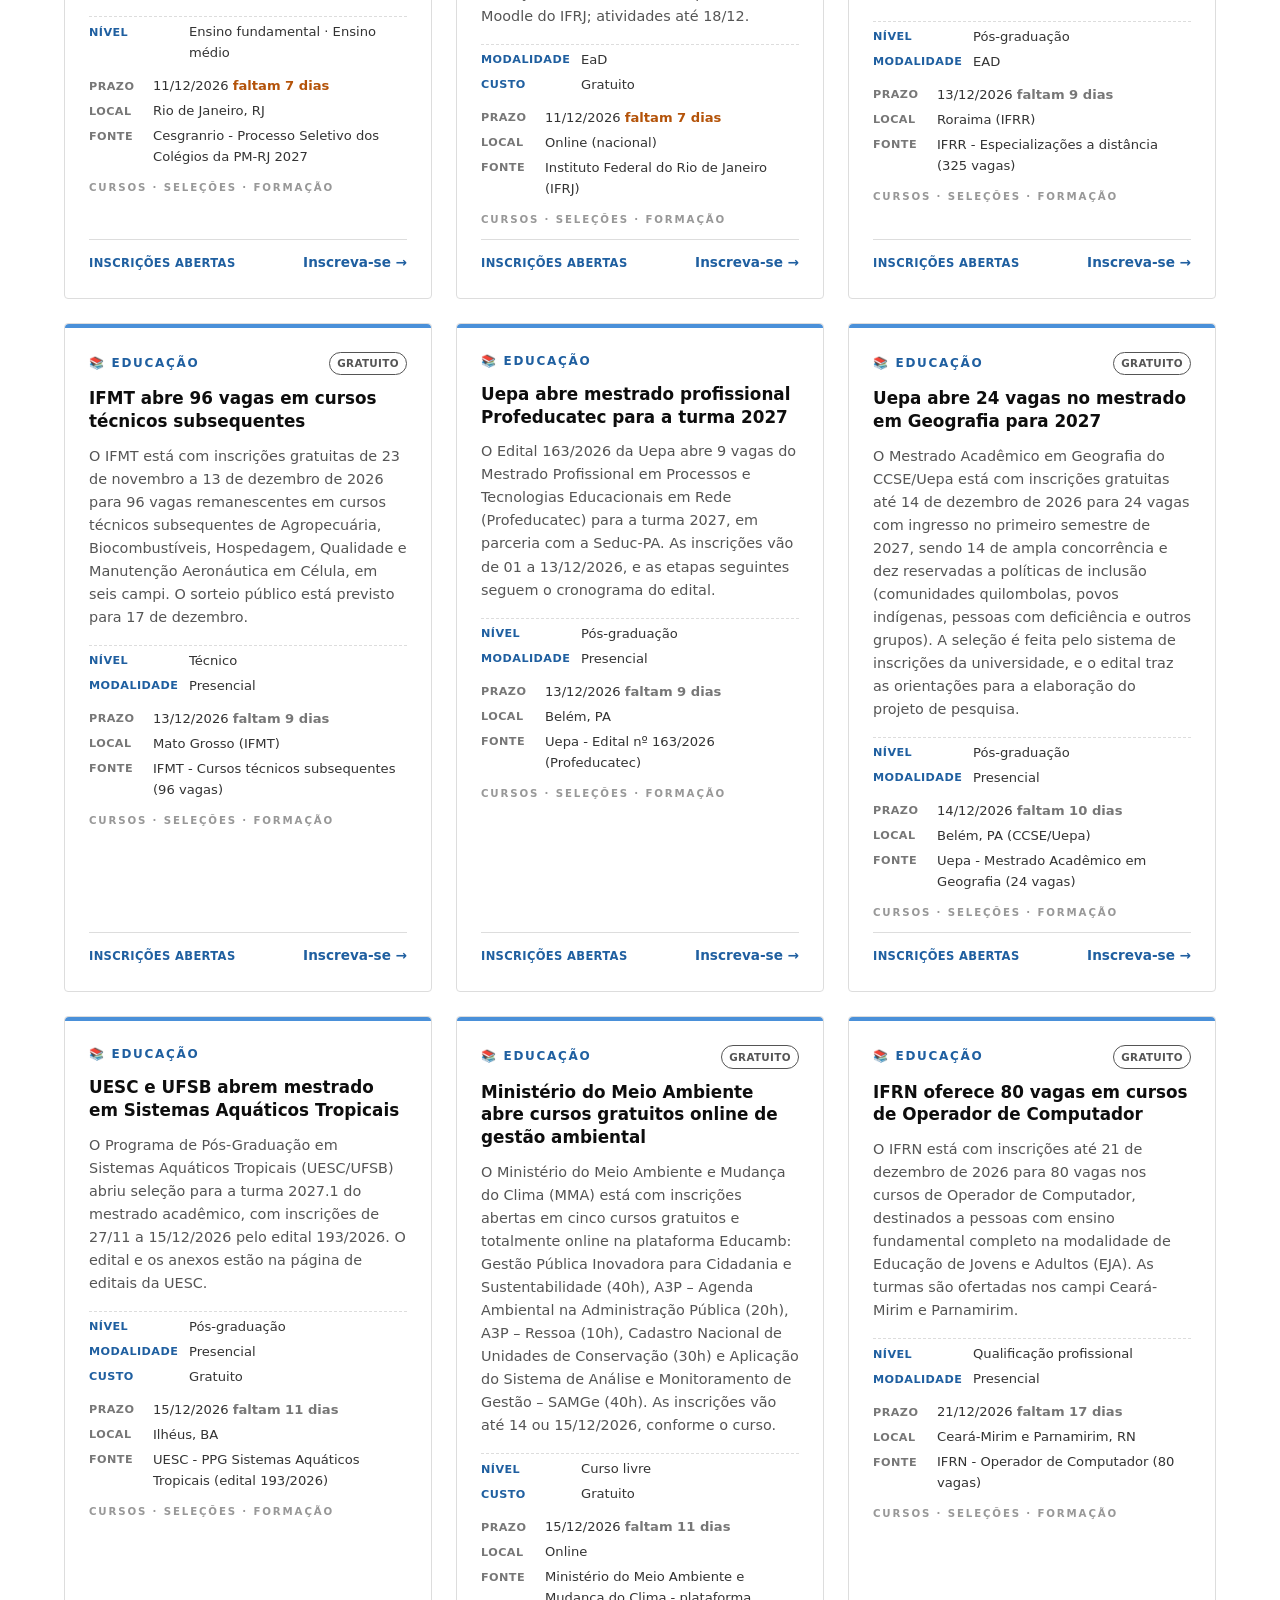
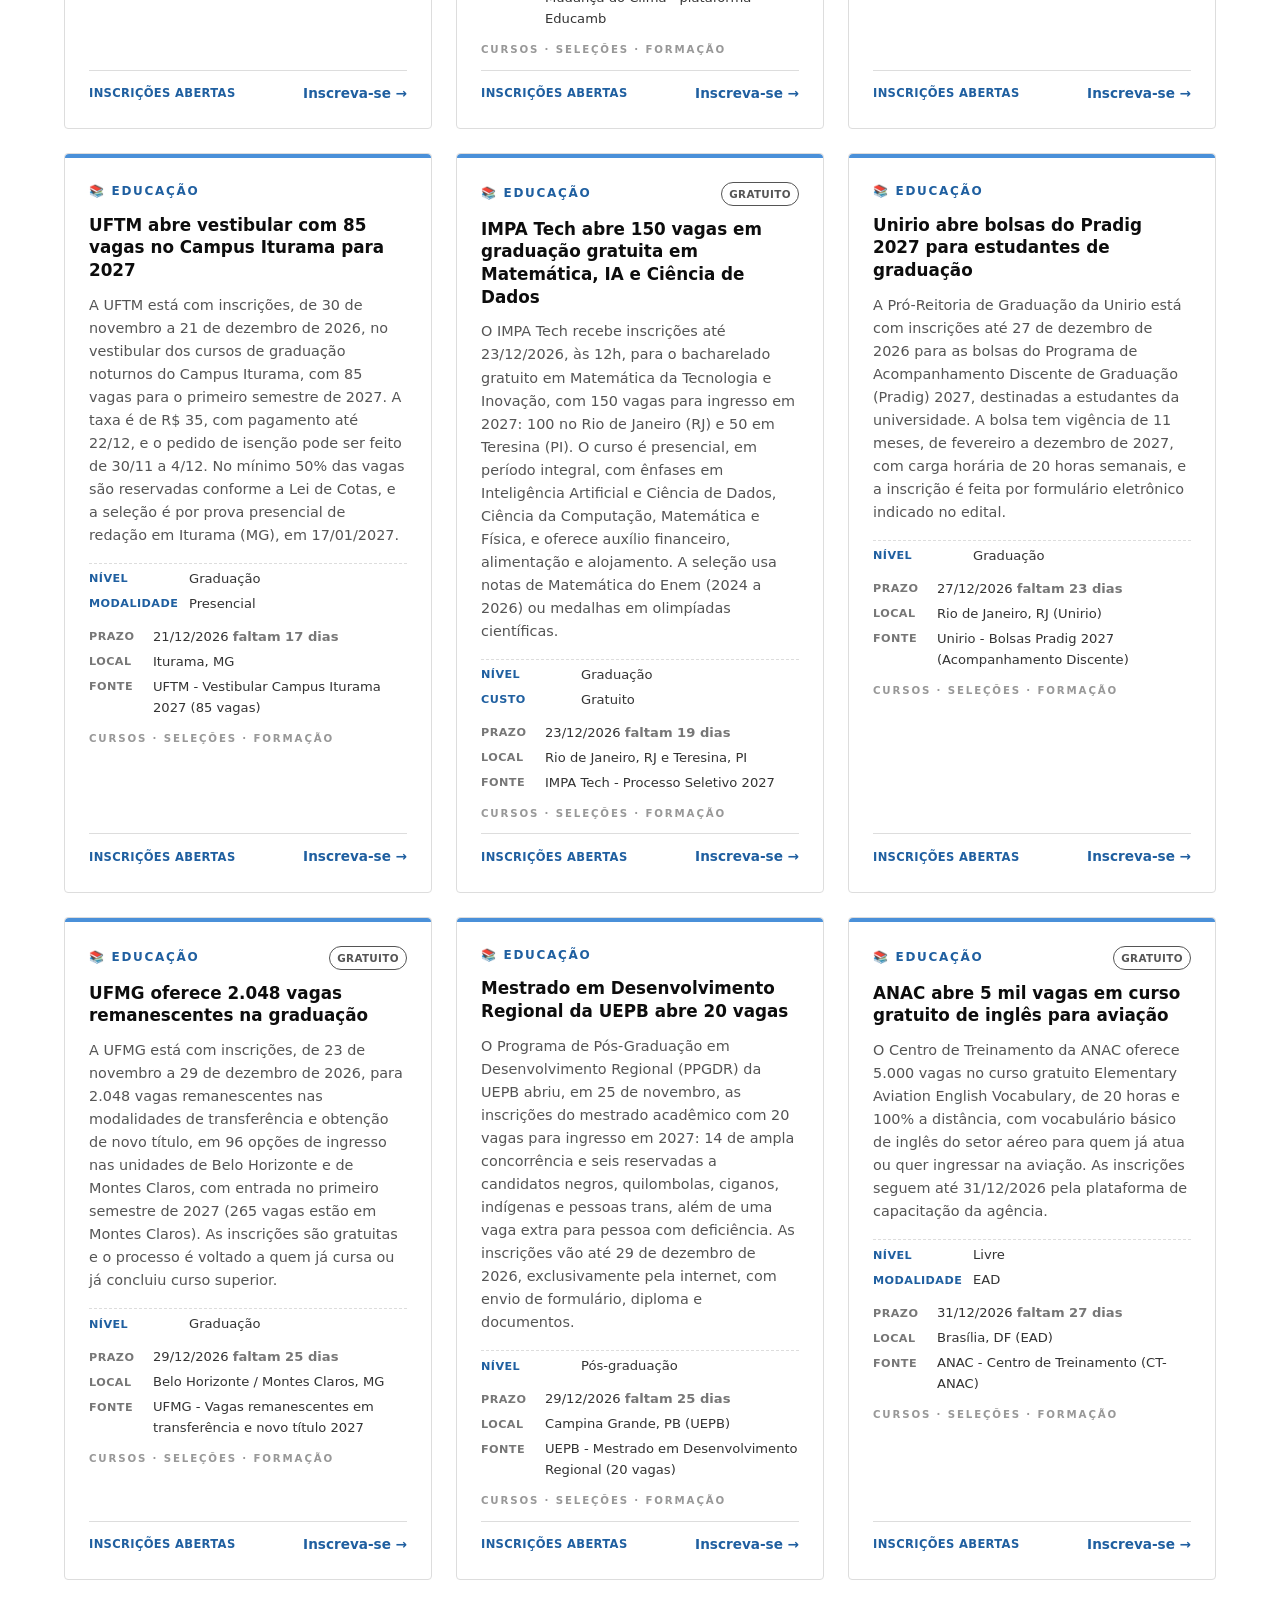
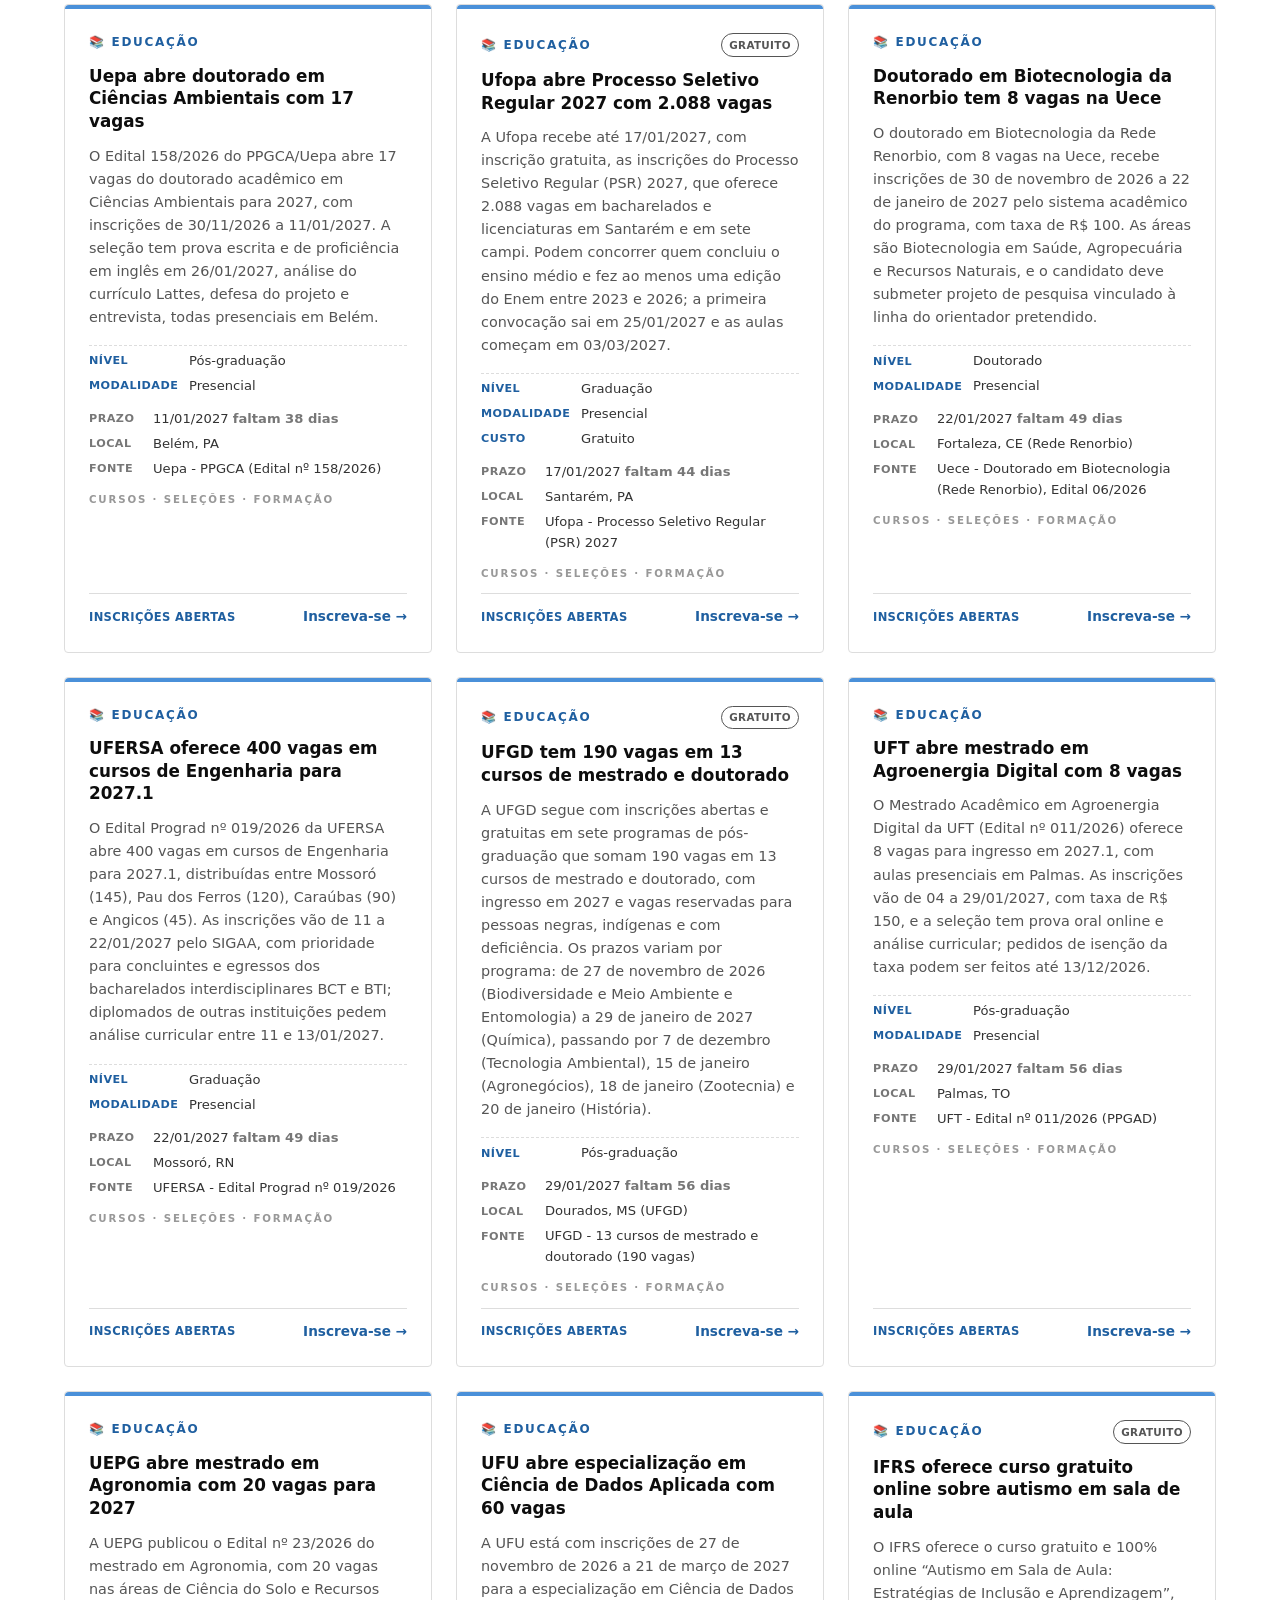
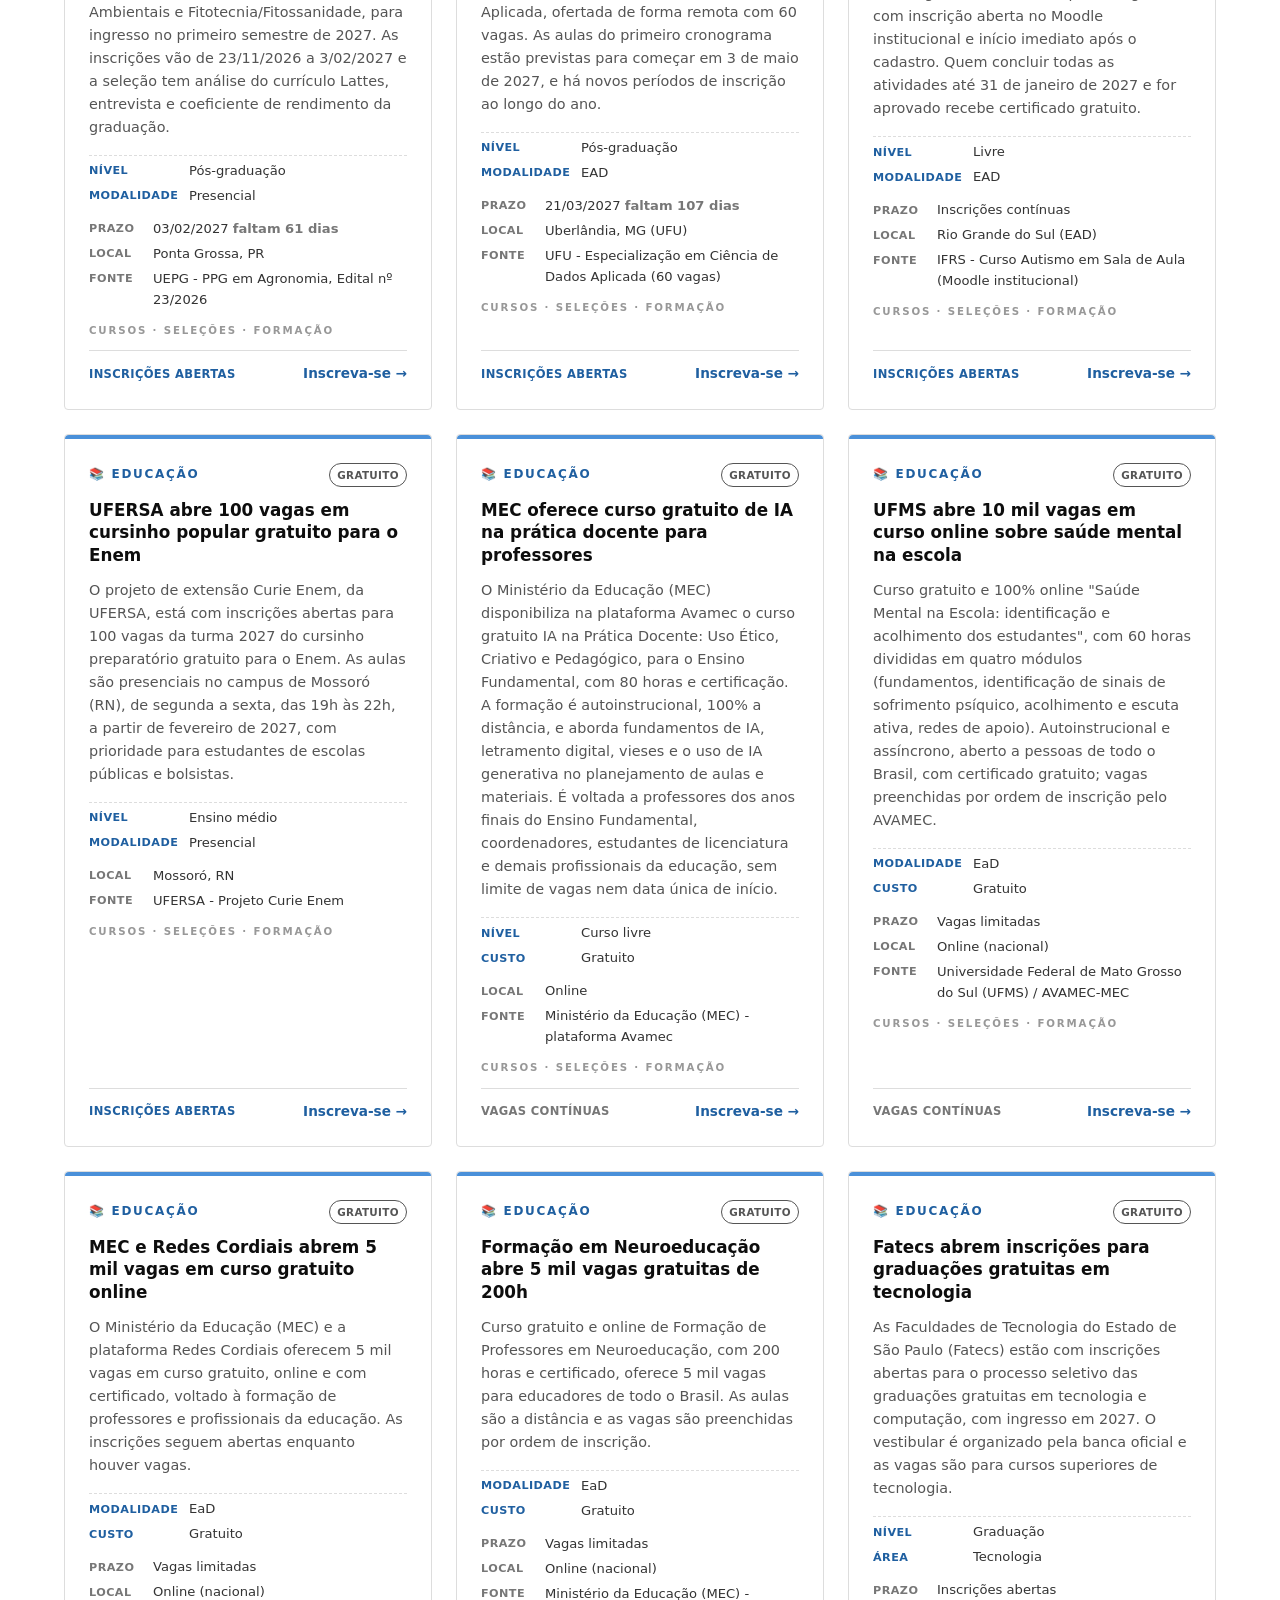
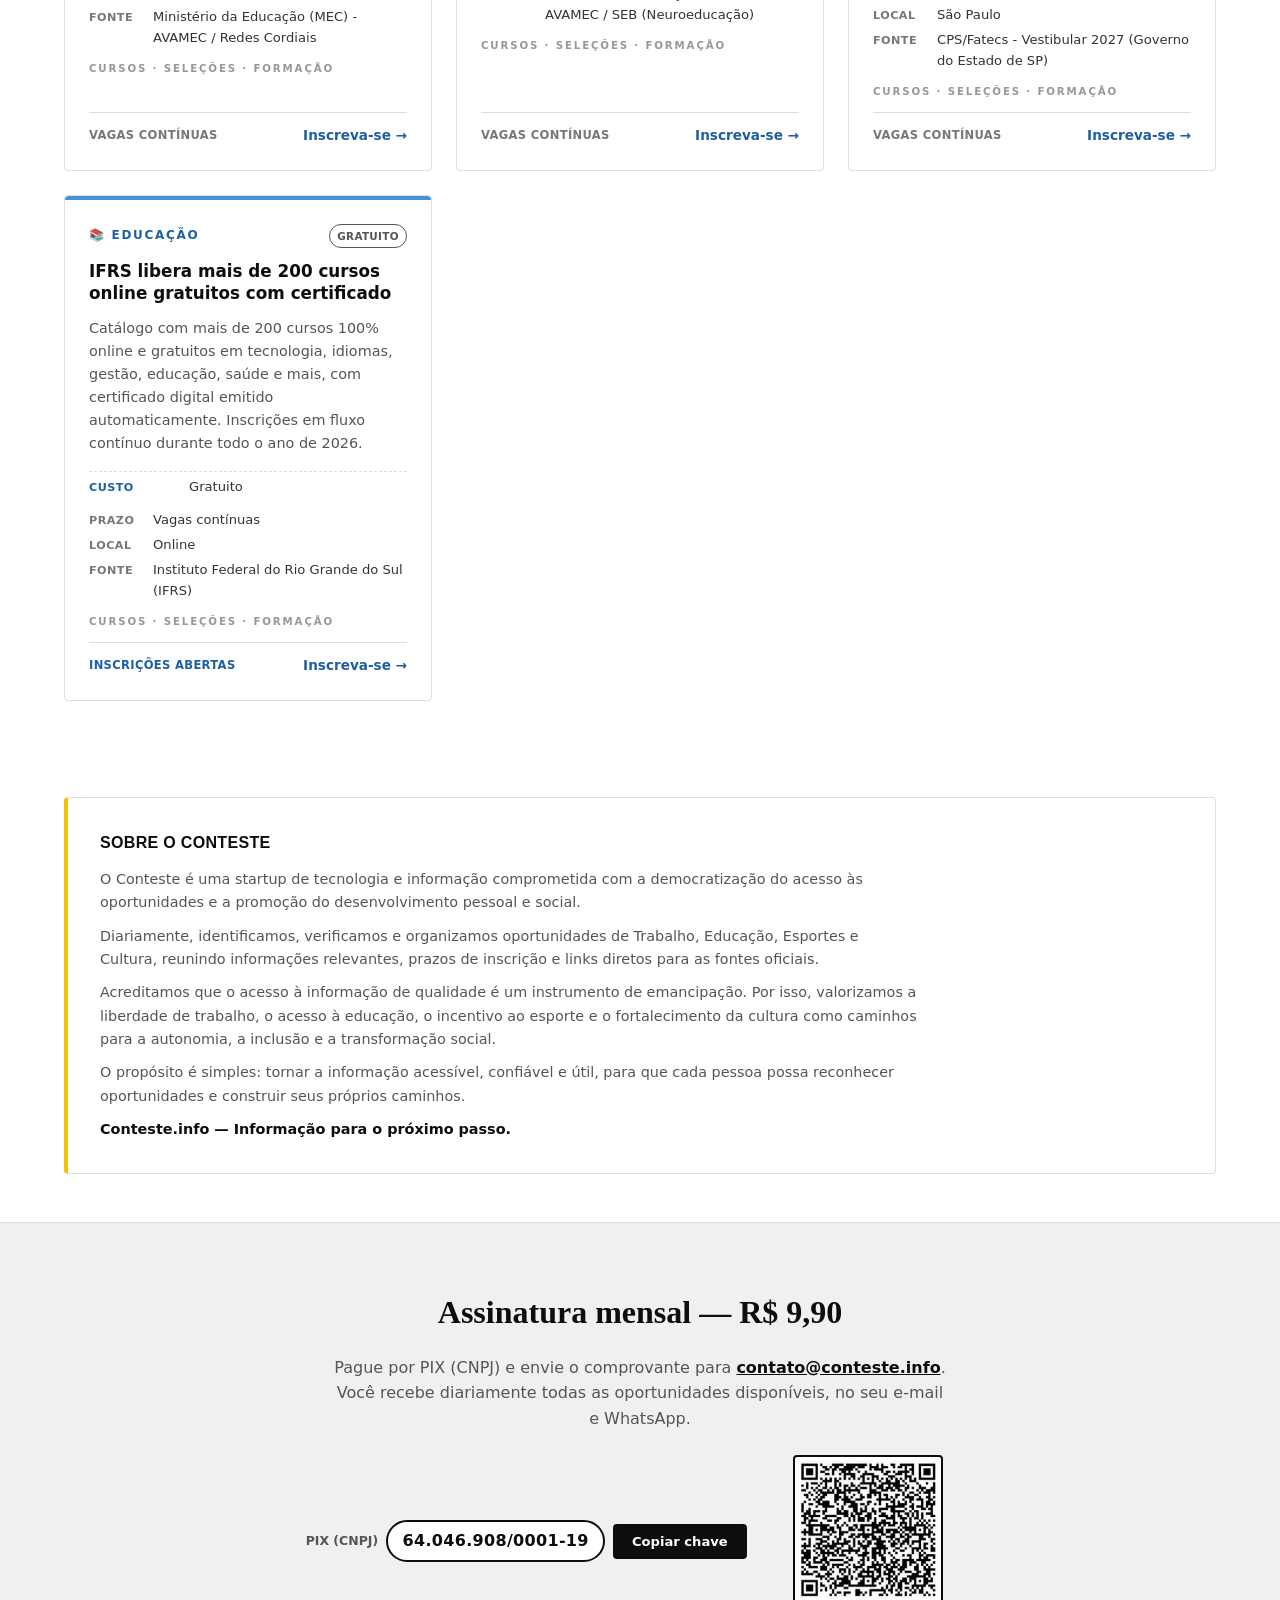
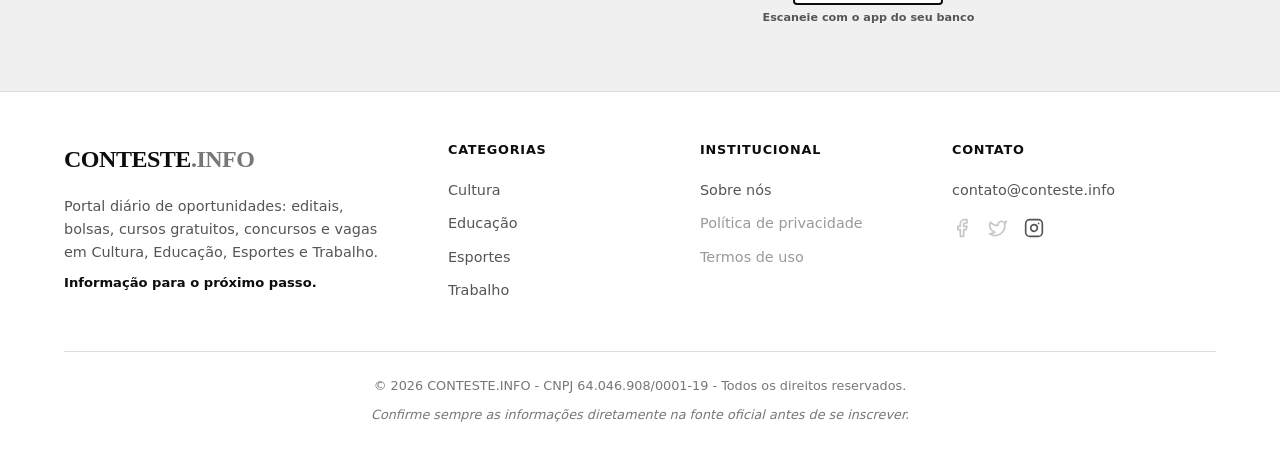
<file: educacao.html>
<!DOCTYPE html>
<html lang="pt-BR">
<head>
    <meta charset="UTF-8">
    <meta name="viewport" content="width=device-width, initial-scale=1.0">
    <meta name="description" content="CONTESTE.INFO - Bolsas, cursos gratuitos e processos seletivos de Educação com inscrições abertas, atualizados diariamente.">
    <meta http-equiv="refresh" content="0; url=index.html#educacao">
    <meta name="robots" content="noindex, follow">
    <link rel="canonical" href="https://conteste.info/">
    <title>Educação - Inscrições Abertas | CONTESTE.INFO</title>
</head>
<body>
    <p>Redirecionando para <a href="index.html#educacao">as oportunidades de Educação</a>&hellip;</p>
    <script>location.replace('index.html#educacao');</script>
</body>
</html>
</file>
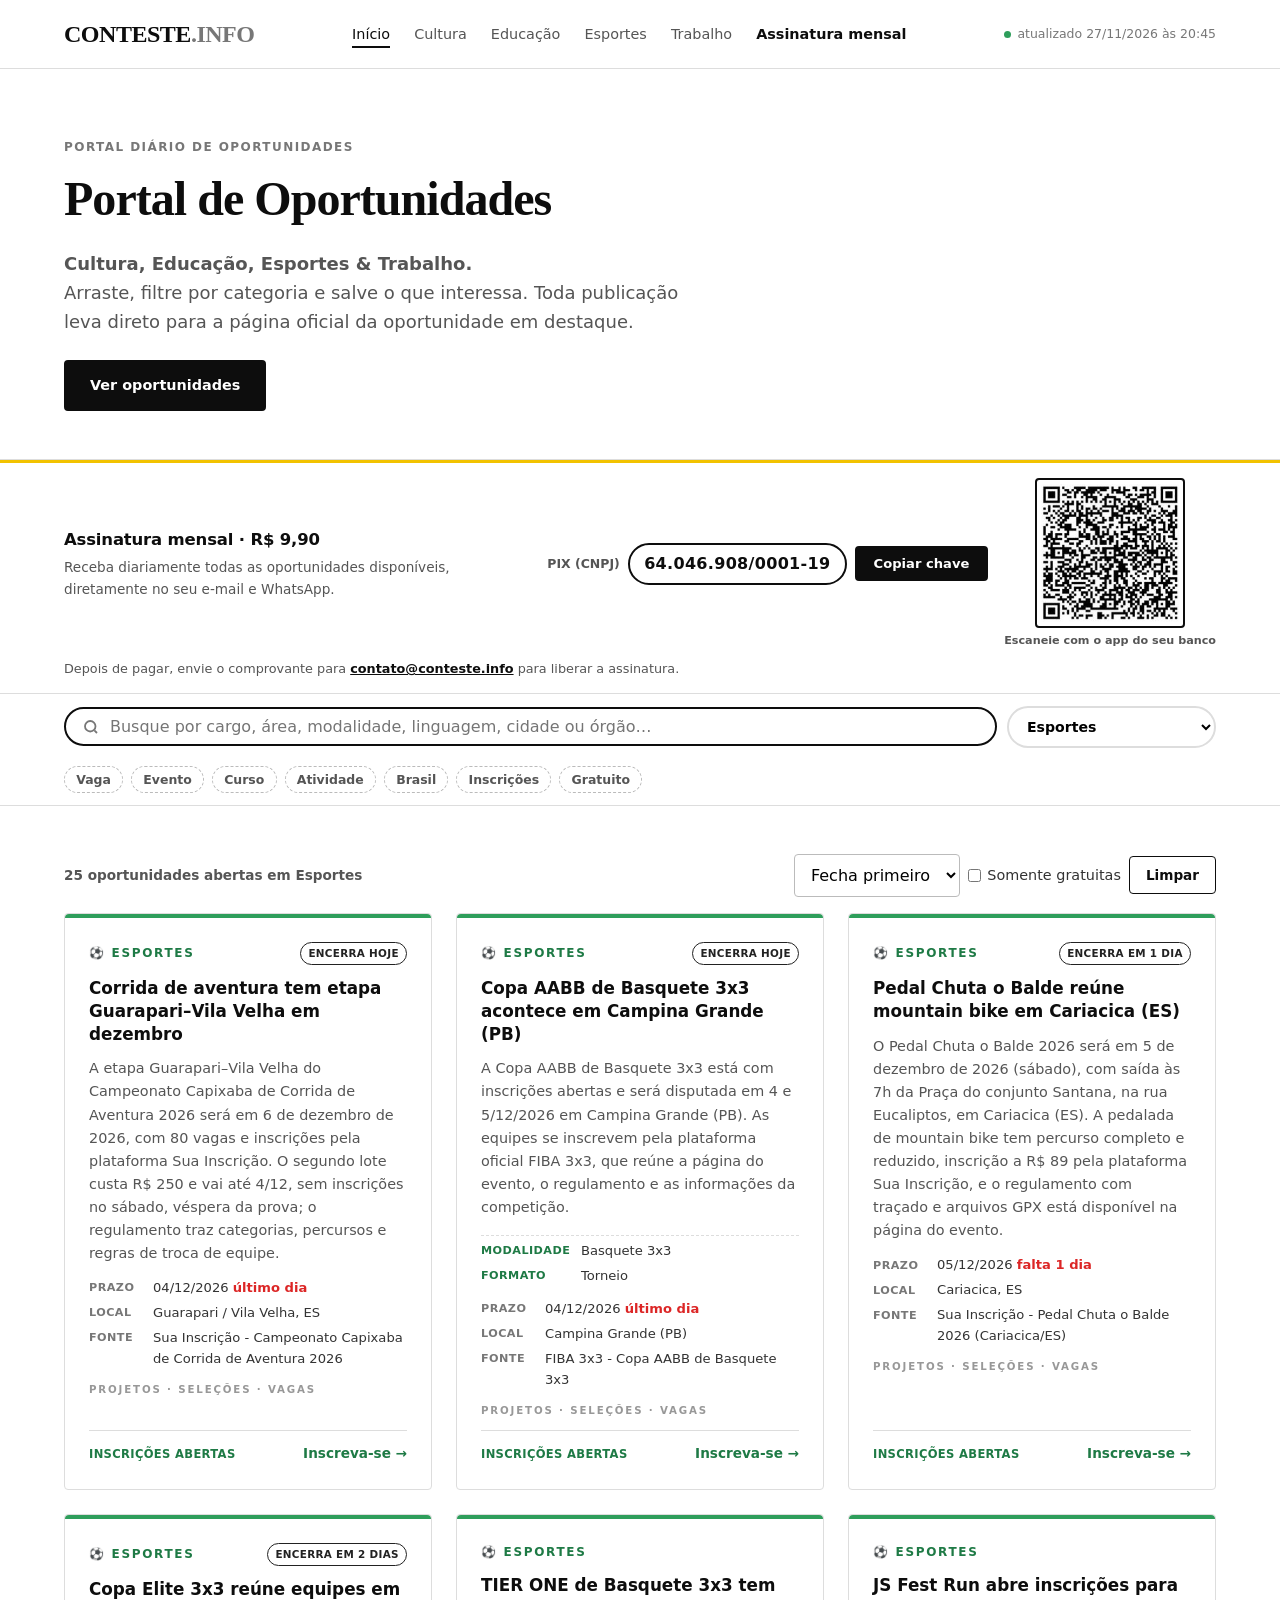
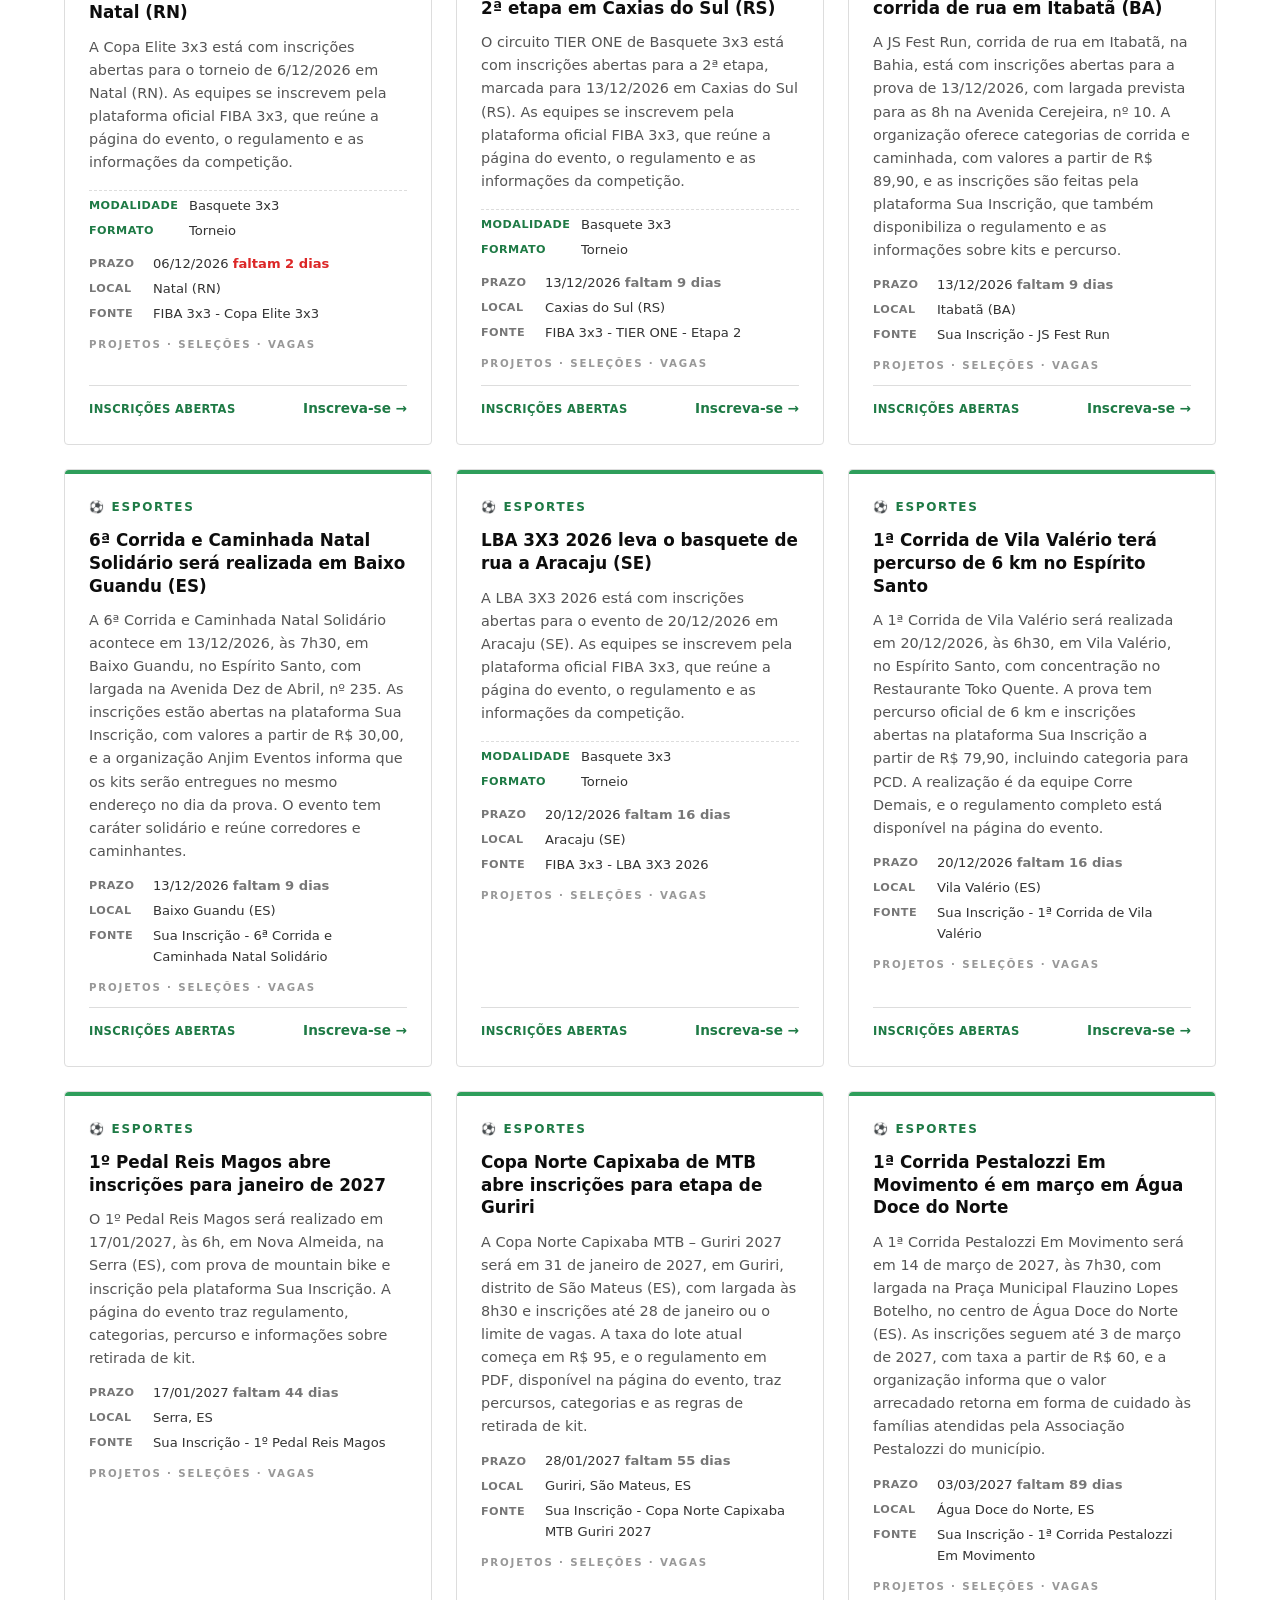
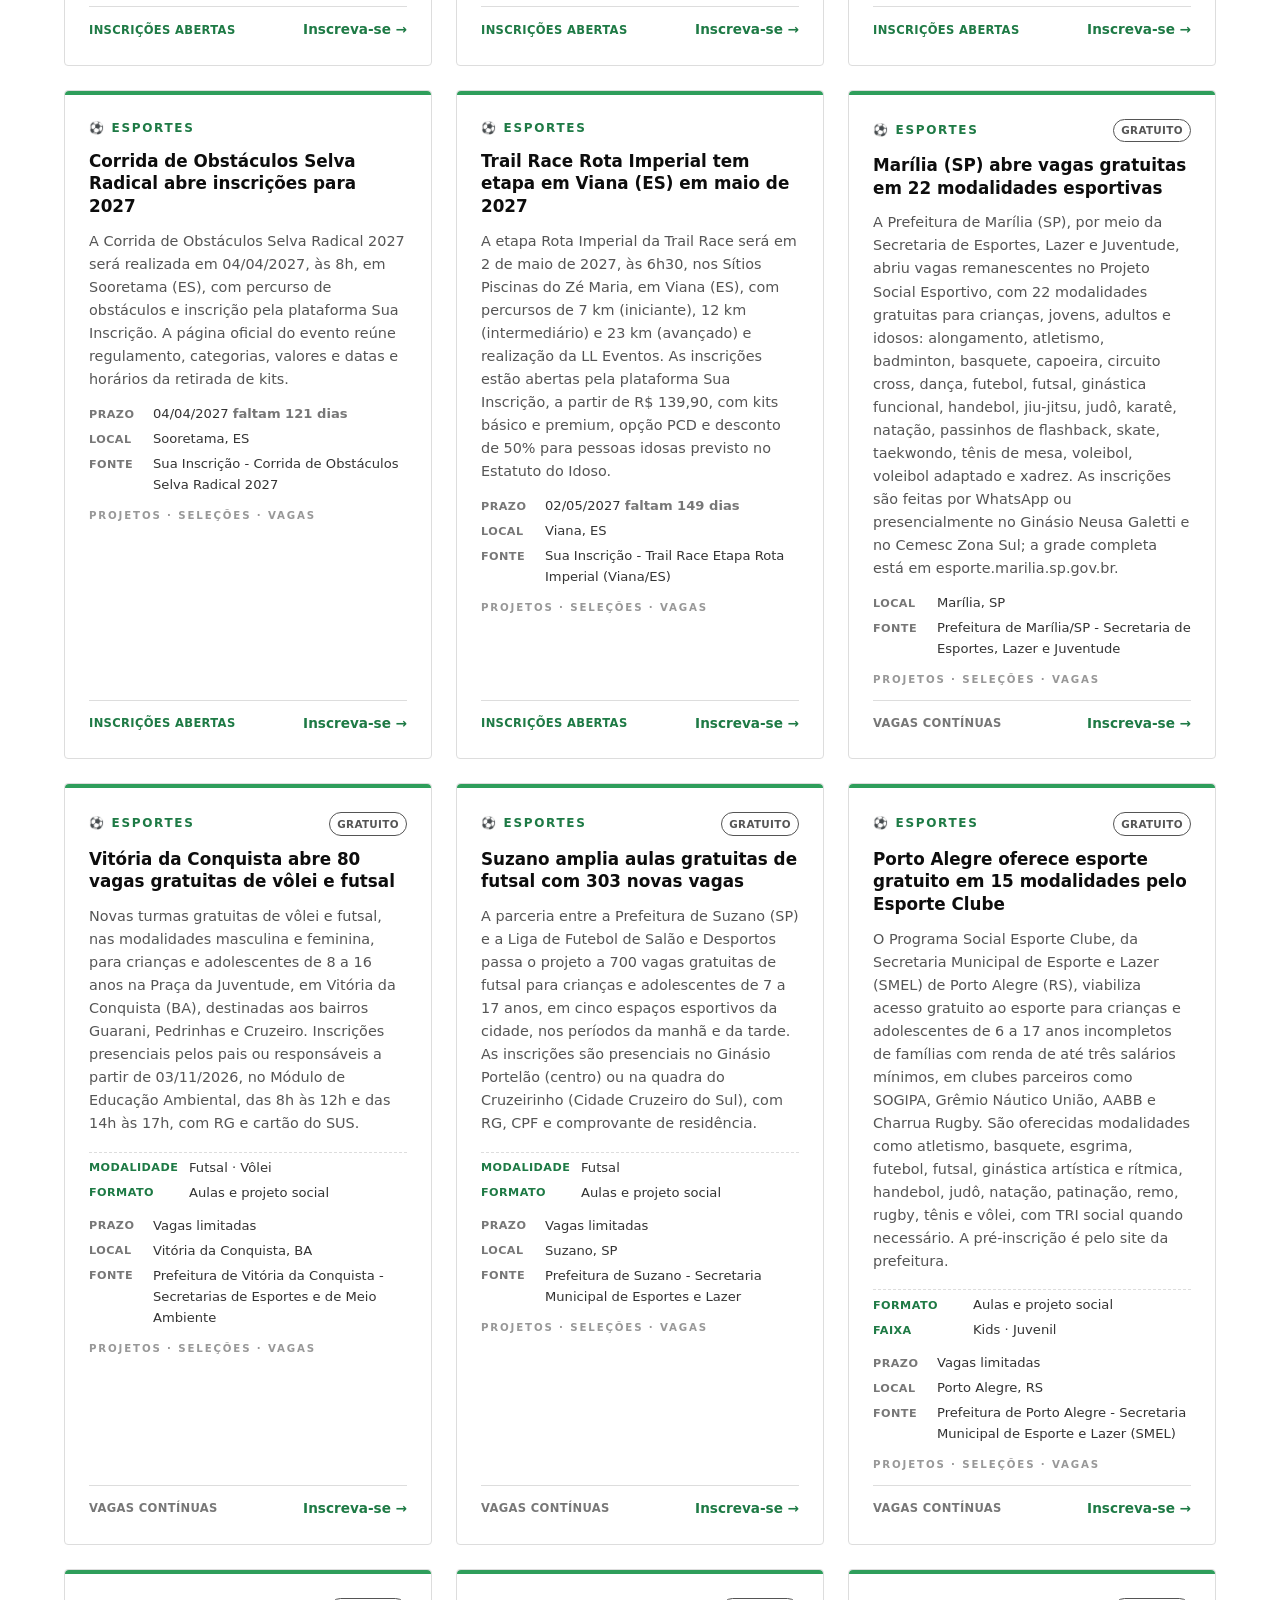
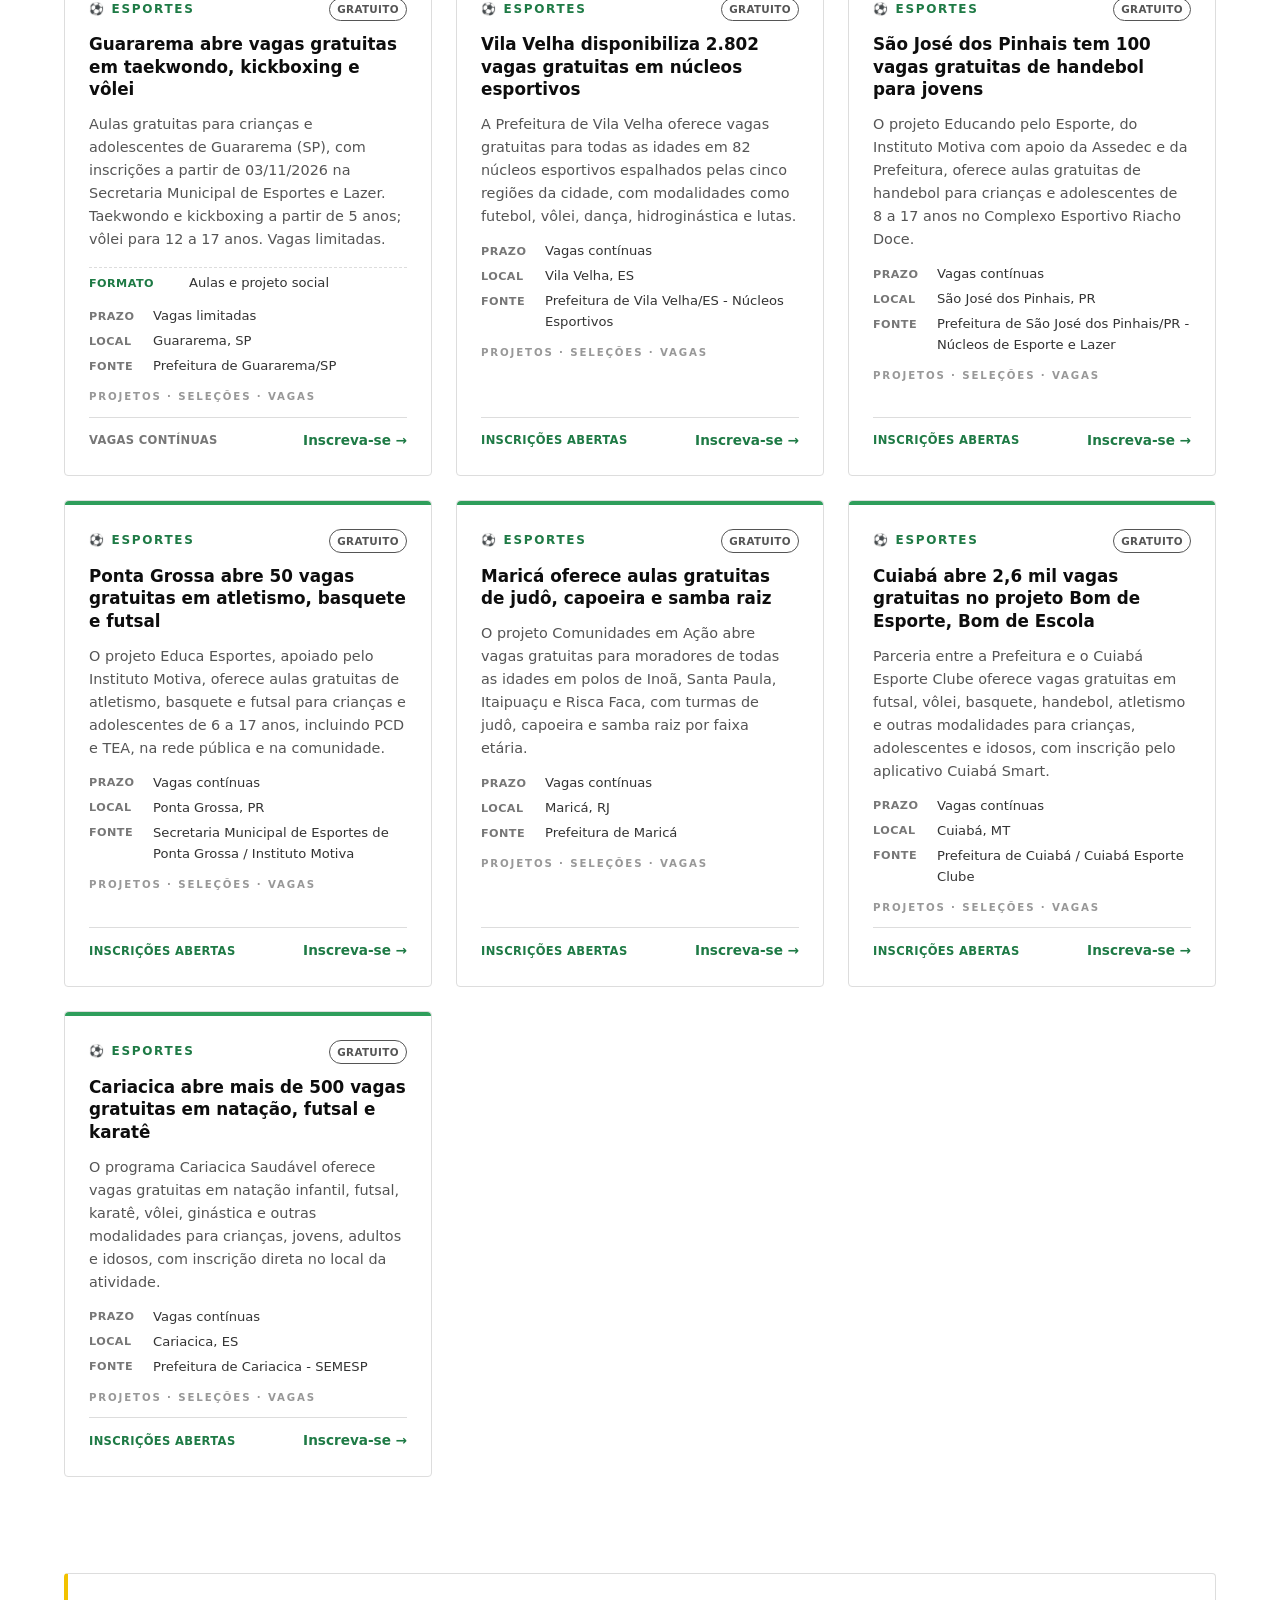
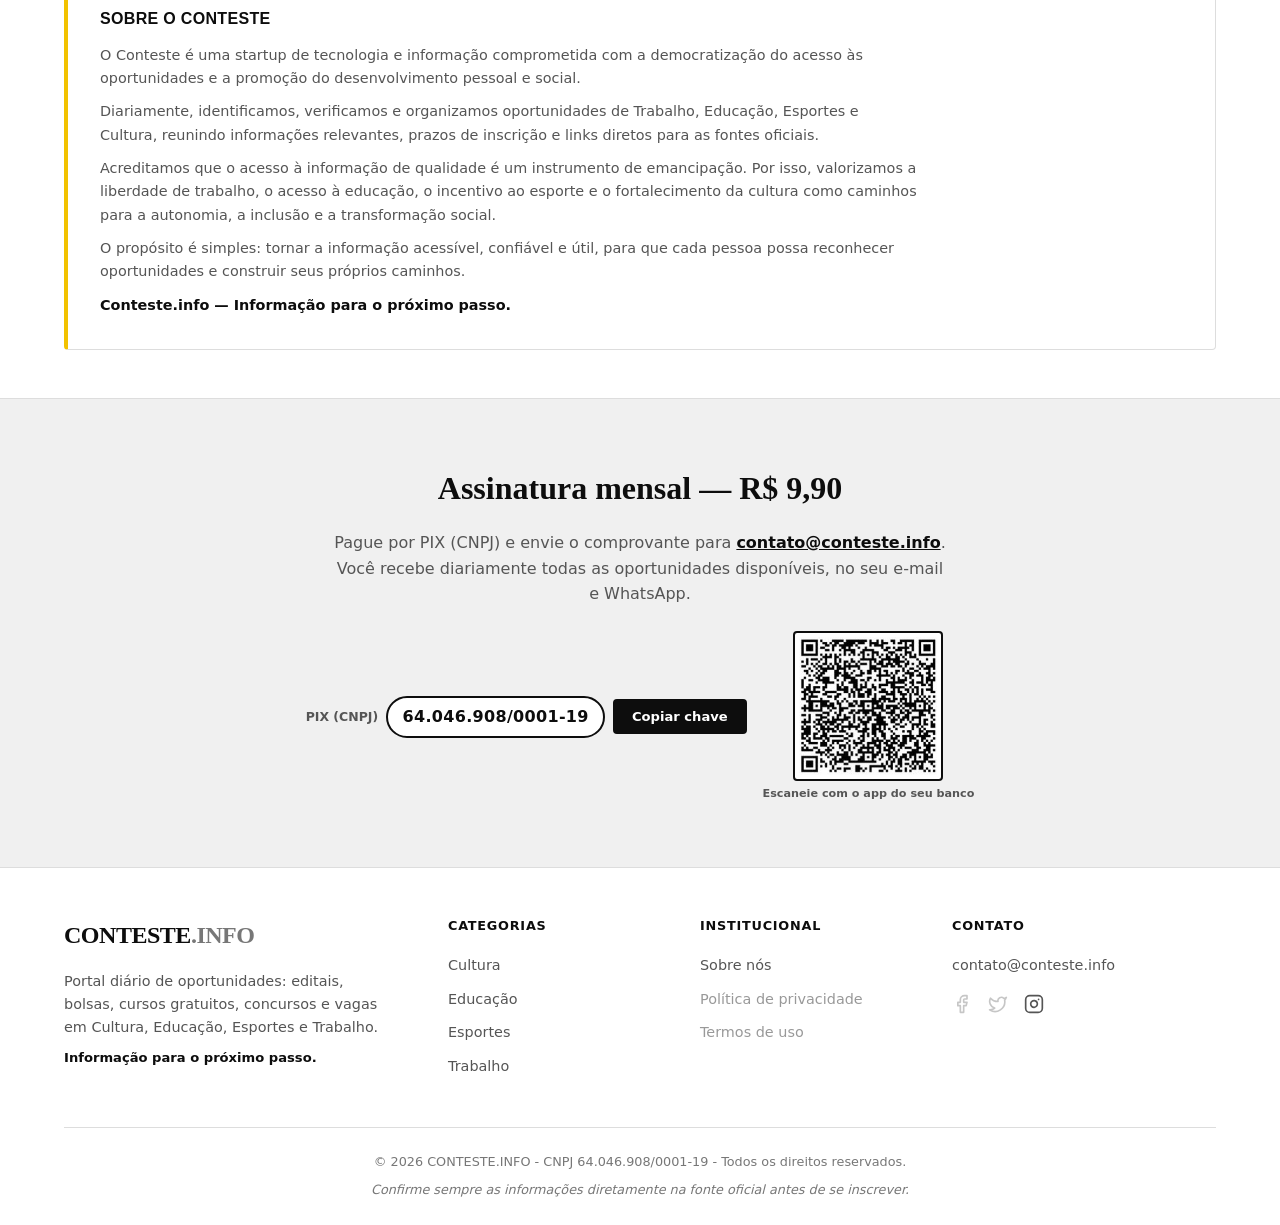
<file: esportes.html>
<!DOCTYPE html>
<html lang="pt-BR">
<head>
    <meta charset="UTF-8">
    <meta name="viewport" content="width=device-width, initial-scale=1.0">
    <meta name="description" content="CONTESTE.INFO - Projetos esportivos, escolinhas, bolsas-atleta e competições com inscrições abertas, atualizados diariamente.">
    <meta http-equiv="refresh" content="0; url=index.html#esportes">
    <meta name="robots" content="noindex, follow">
    <link rel="canonical" href="https://conteste.info/">
    <title>Esportes - Inscrições Abertas | CONTESTE.INFO</title>
</head>
<body>
    <p>Redirecionando para <a href="index.html#esportes">as oportunidades de Esportes</a>&hellip;</p>
    <script>location.replace('index.html#esportes');</script>
</body>
</html>
</file>
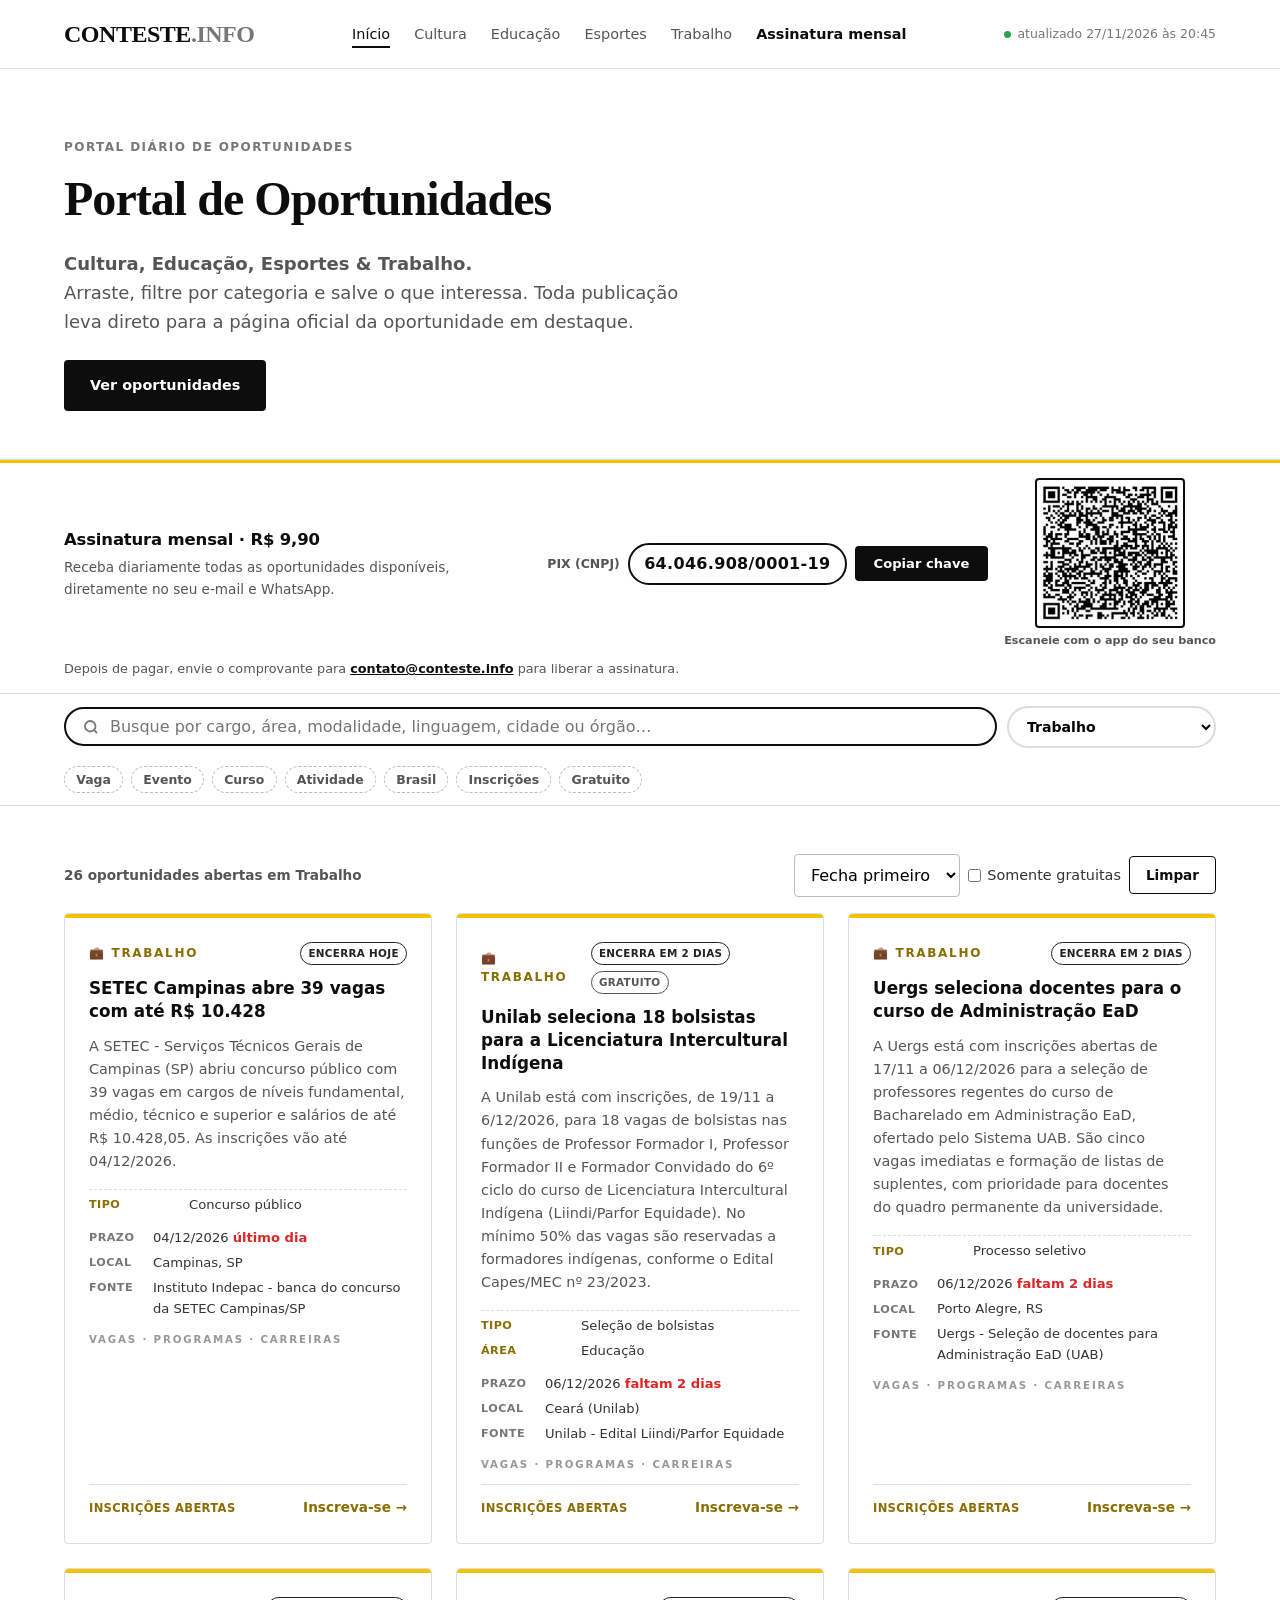
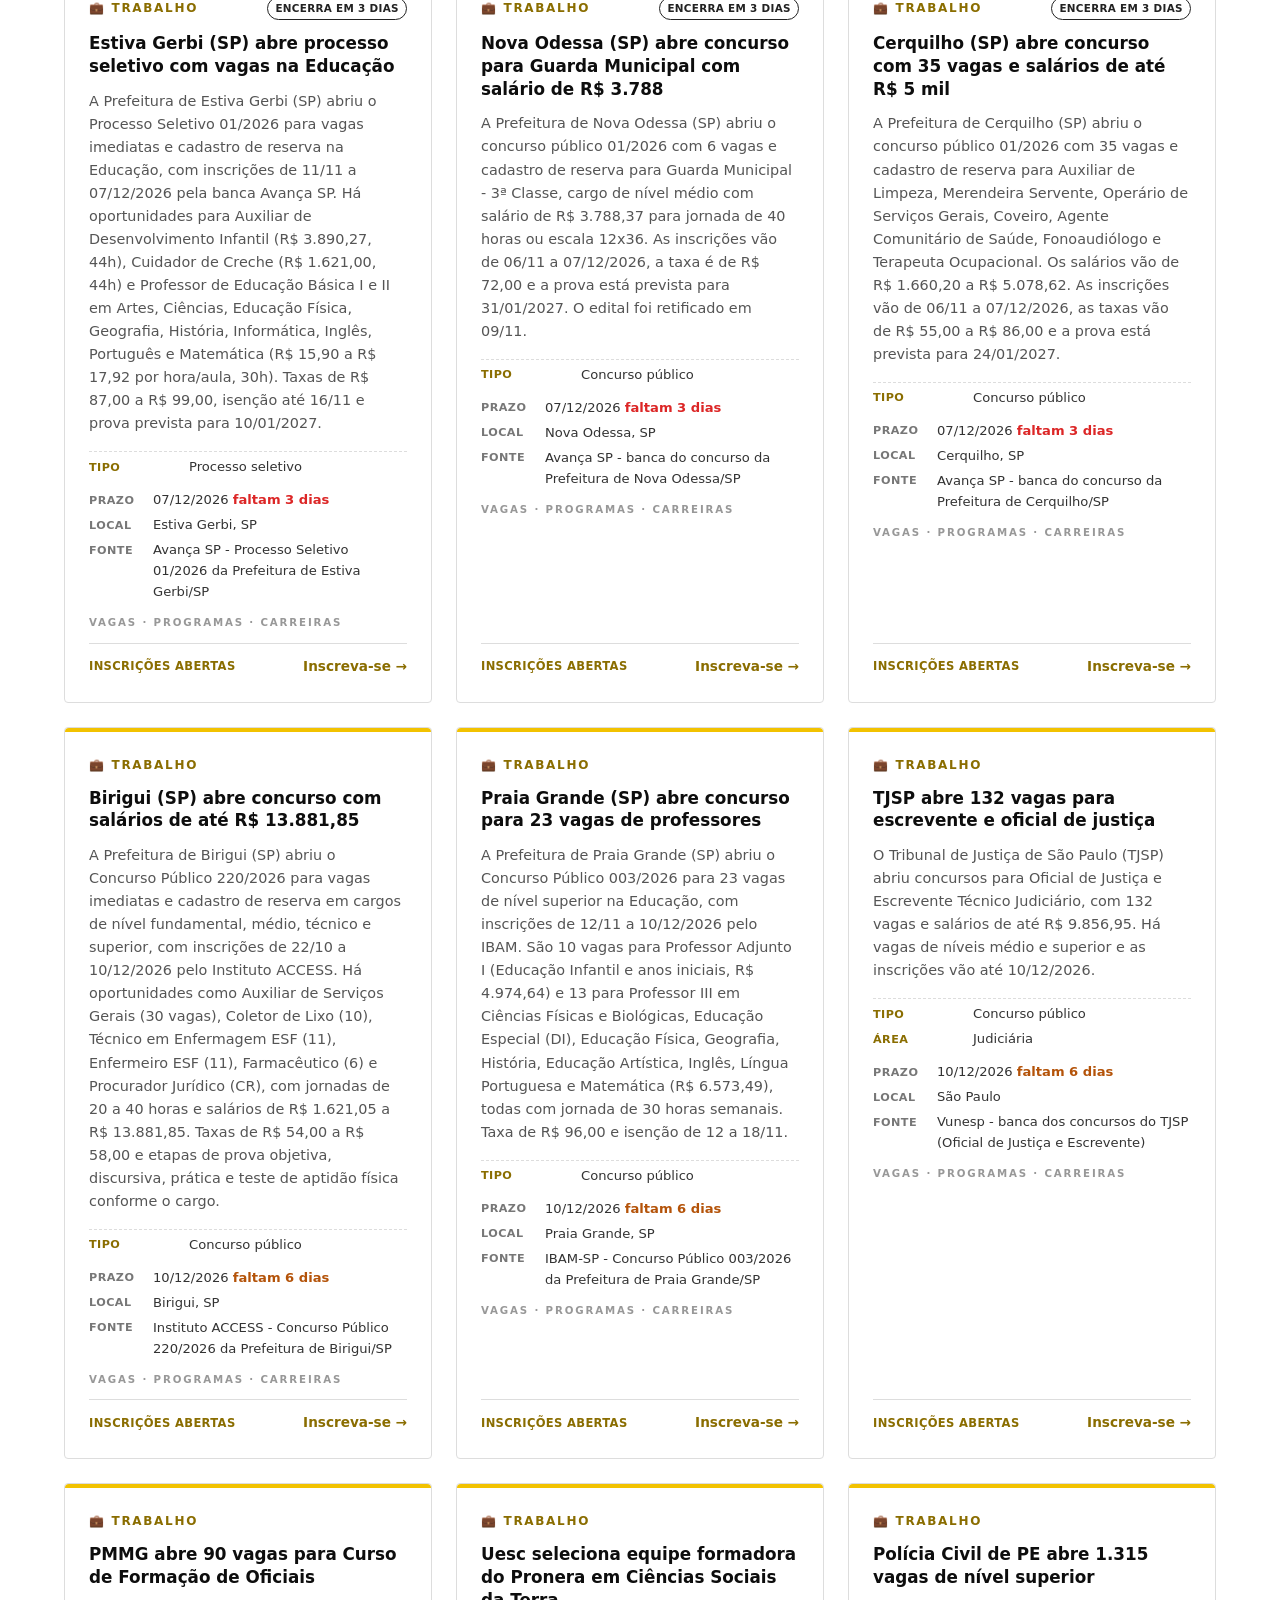
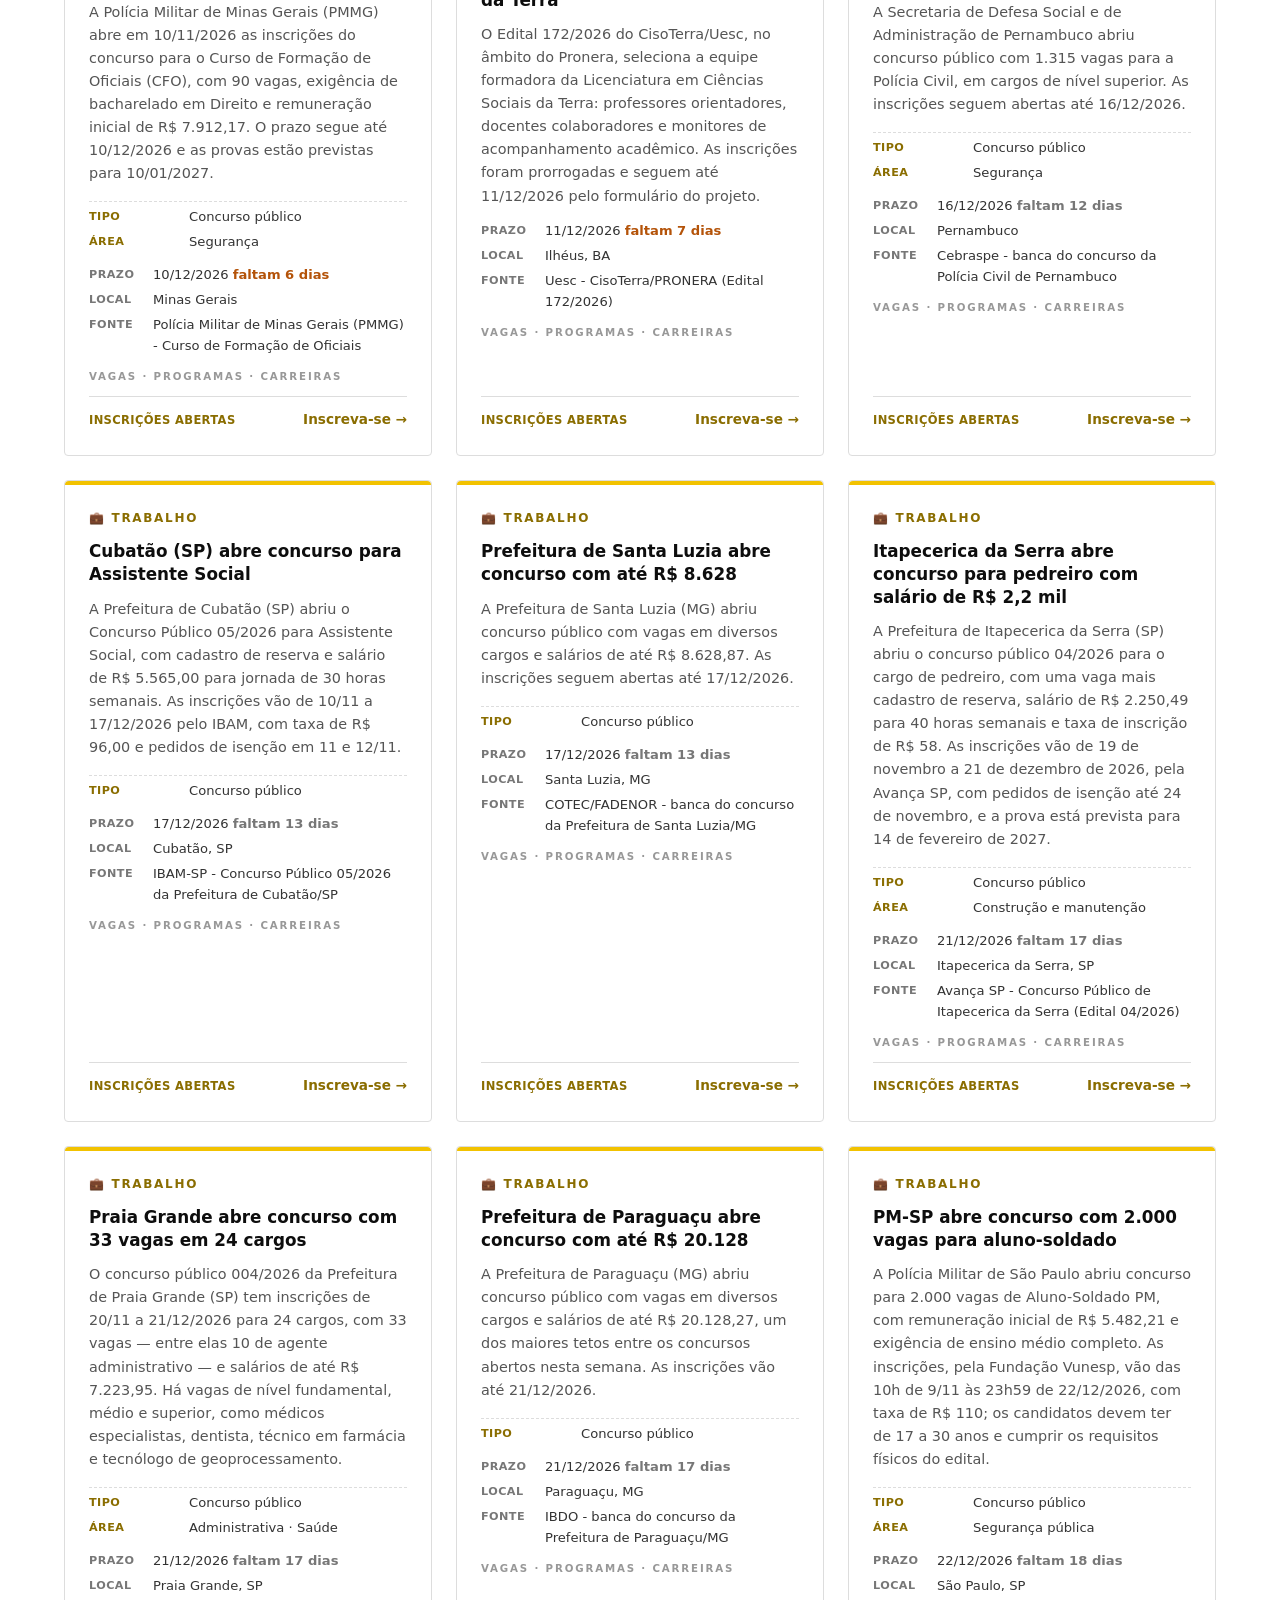
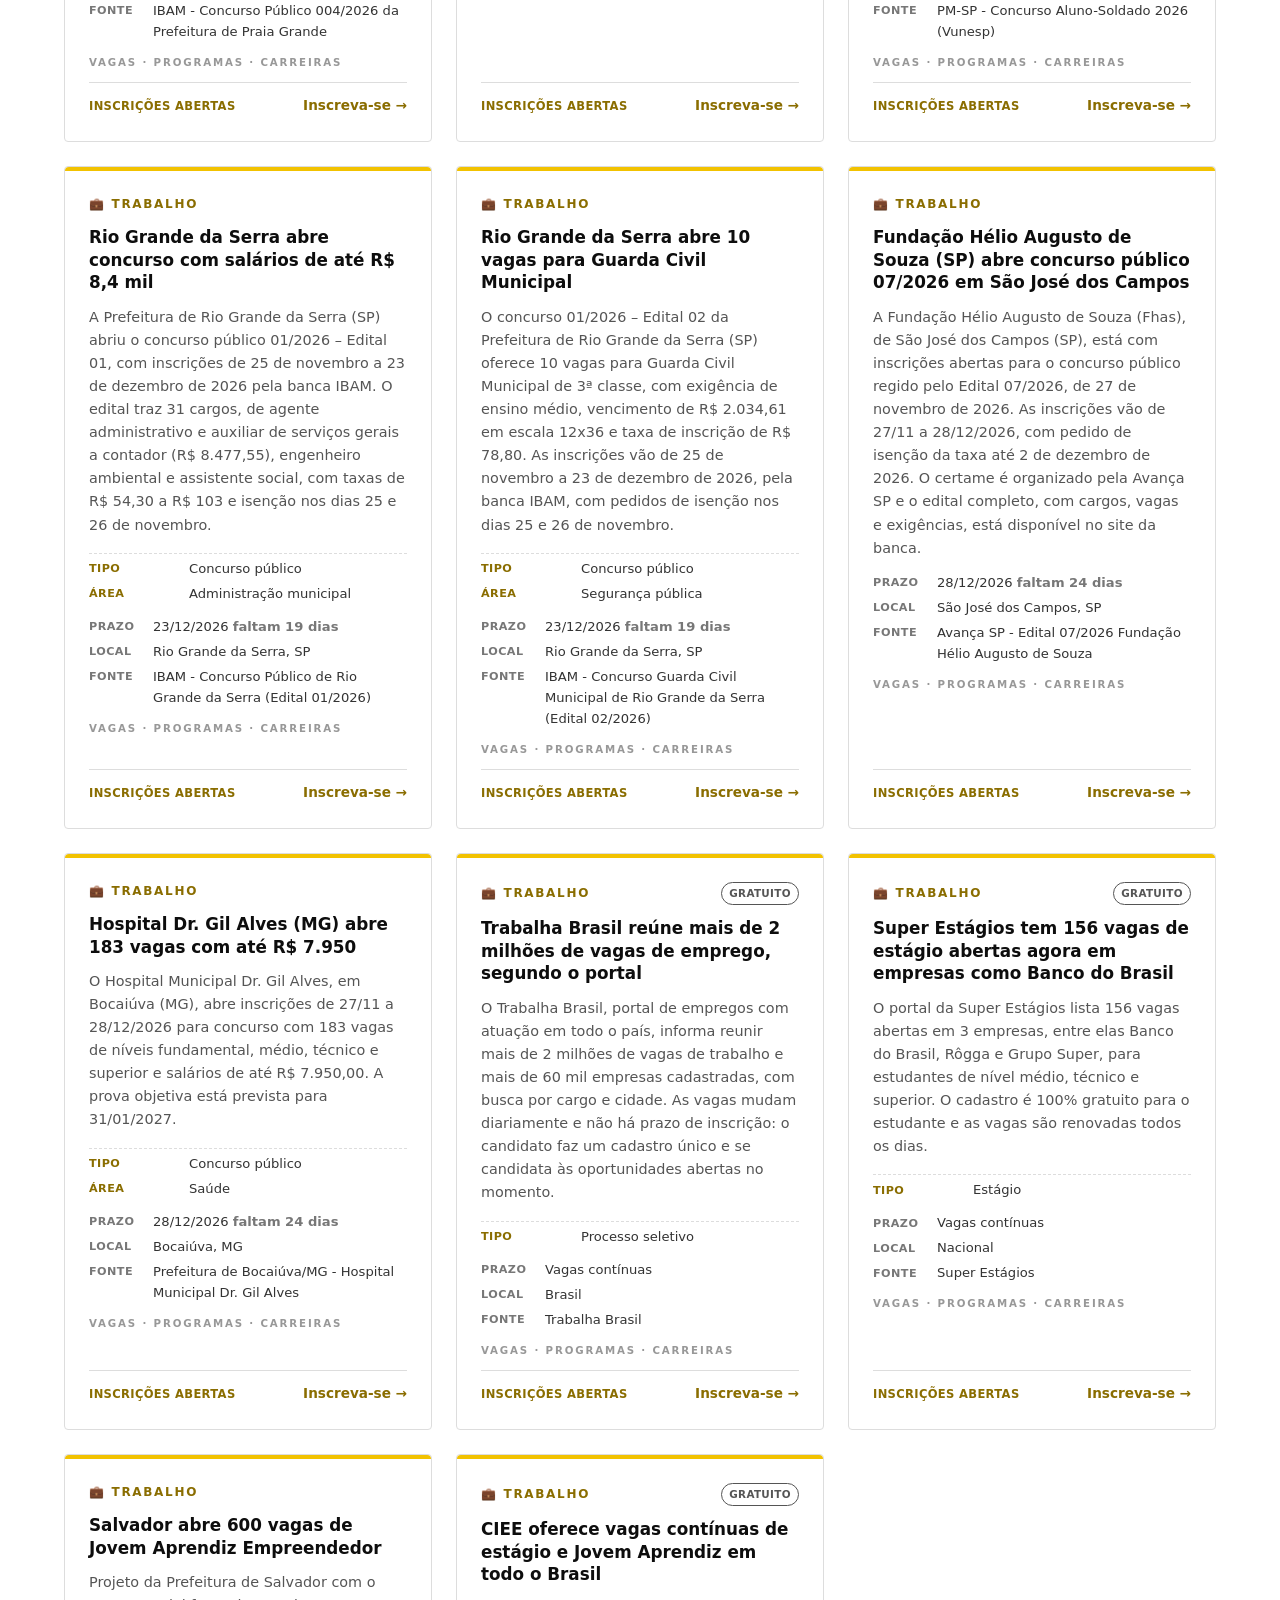
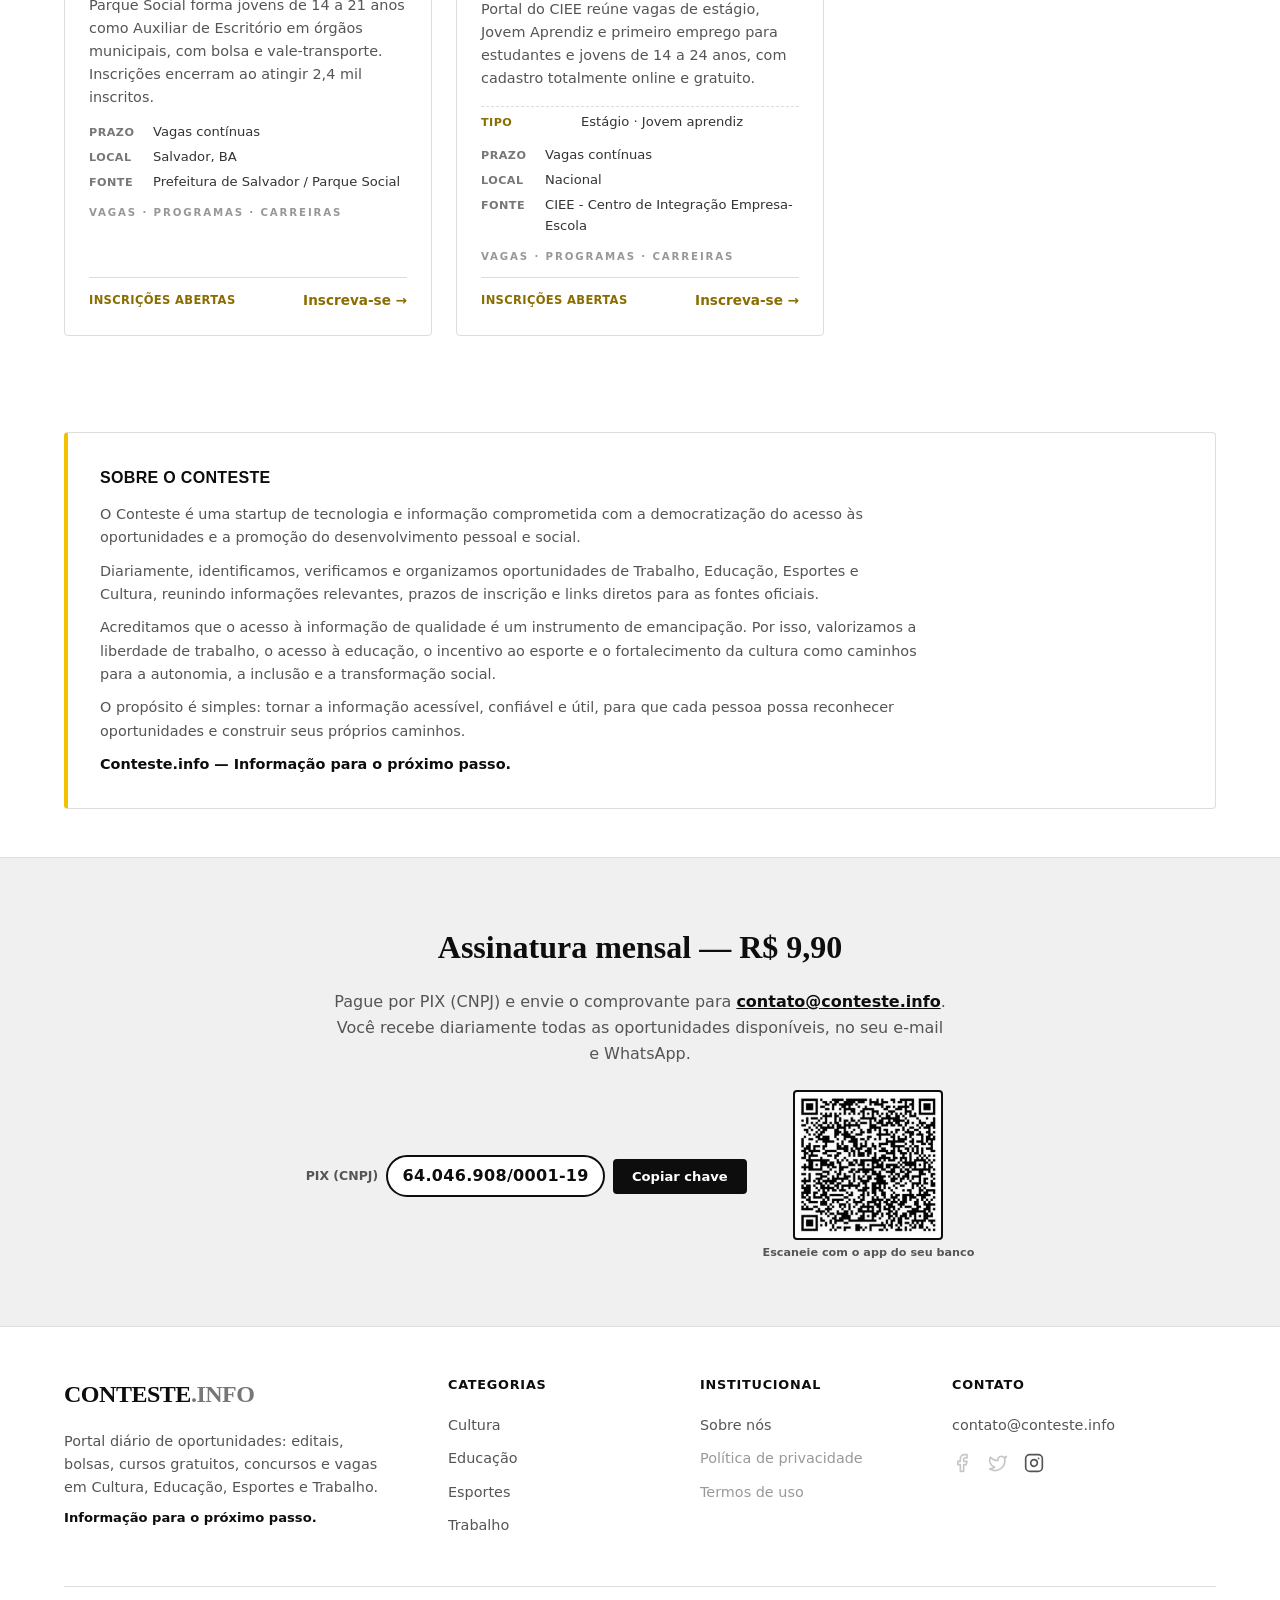
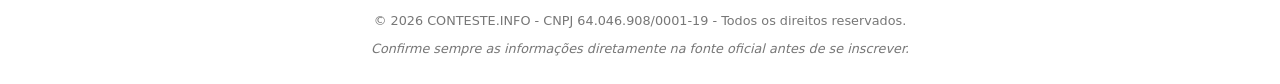
<file: trabalho.html>
<!DOCTYPE html>
<html lang="pt-BR">
<head>
    <meta charset="UTF-8">
    <meta name="viewport" content="width=device-width, initial-scale=1.0">
    <meta name="description" content="CONTESTE.INFO - Concursos, processos seletivos e vagas de emprego com inscrições abertas, atualizados diariamente.">
    <meta http-equiv="refresh" content="0; url=index.html#trabalho">
    <meta name="robots" content="noindex, follow">
    <link rel="canonical" href="https://conteste.info/">
    <title>Trabalho - Inscrições Abertas | CONTESTE.INFO</title>
</head>
<body>
    <p>Redirecionando para <a href="index.html#trabalho">as oportunidades de Trabalho</a>&hellip;</p>
    <script>location.replace('index.html#trabalho');</script>
</body>
</html>
</file>
<file: css/style.css>
/* ============================================
   CONTESTE.INFO - Stylesheet principal
   Tema preto e branco. Sem imagens, sem fontes externas.
   ============================================ */

:root {
    --color-black: #0D0D0D;
    --color-gray-900: #111111;
    --color-gray-800: #222222;
    --color-gray-700: #333333;
    --color-gray-600: #555555;
    --color-gray-500: #777777;
    --color-gray-400: #999999;
    --color-gray-300: #bbbbbb;
    --color-gray-200: #dddddd;
    --color-gray-100: #f0f0f0;
    --color-white: #ffffff;

    /* Fontes do sistema: zero requisicoes externas */
    --font-primary: system-ui, -apple-system, BlinkMacSystemFont, 'Segoe UI', Roboto, Helvetica, Arial, sans-serif;
    --font-display: Georgia, 'Times New Roman', Times, serif;

    --spacing-xs: 0.25rem;
    --spacing-sm: 0.5rem;
    --spacing-md: 1rem;
    --spacing-lg: 1.5rem;
    --spacing-xl: 2rem;
    --spacing-2xl: 3rem;
    --spacing-3xl: 4rem;

    --radius-sm: 2px;
    --radius-md: 3px;
    --radius-lg: 4px;
    --radius-full: 9999px;

    --border-thin: 1px;
    --border-thick: 2px;

    --shadow-md: 0 4px 10px -2px rgba(0, 0, 0, 0.12);
    --shadow-lg: 0 12px 24px -6px rgba(0, 0, 0, 0.18);

    --transition-fast: 150ms ease;
    --transition-base: 200ms ease;

    --container-max: 1200px;
    --container-padding: 1.5rem;

    /* ---- Identidade oficial (scripts/gerar-imagens-sociais.py) ---- */
    --ink: #0D0D0D;
    --gray-2: #989898;
    --line-dark: #303030;
    --box: #1A1A1A;
    --cat-trabalho: #F2C200;  --cat-trabalho-t: #8A6D00;
    --cat-educacao: #4A90D9;  --cat-educacao-t: #1F5FA0;
    --cat-esportes: #2E9E5B;  --cat-esportes-t: #1E7A45;
    --cat-cultura: #1F6E7F;   --cat-cultura-t: #1F6E7F;
    --font-black: 'Arial Black', Arial, system-ui, sans-serif;
}

*, *::before, *::after { box-sizing: border-box; margin: 0; padding: 0; }

html { font-size: 16px; scroll-behavior: smooth; -webkit-font-smoothing: antialiased; }

body {
    font-family: var(--font-primary);
    font-size: 1rem;
    line-height: 1.6;
    color: var(--color-gray-800);
    background-color: var(--color-white);
    overflow-x: hidden;
}

a { color: inherit; text-decoration: none; transition: color var(--transition-fast); }
a:hover { color: var(--color-black); }
ul { list-style: none; }
button { font-family: inherit; cursor: pointer; border: none; background: none; color: inherit; }
input, select { font-family: inherit; font-size: 1rem; }

.container { max-width: var(--container-max); margin: 0 auto; padding: 0 var(--container-padding); }

/* Header */
.header {
    position: sticky; top: 0; left: 0; right: 0; z-index: 1000;
    background-color: rgba(255, 255, 255, 0.97);
    backdrop-filter: blur(10px);
    border-bottom: var(--border-thin) solid var(--color-gray-200);
    transition: border-color var(--transition-base);
}
.header.scrolled { border-bottom-color: var(--color-black); }
.header .container { display: flex; align-items: center; justify-content: space-between; height: 68px; }

.logo {
    display: flex; align-items: baseline;
    font-family: var(--font-display);
    font-weight: 700; font-size: 1.5rem;
    color: var(--color-black);
    letter-spacing: -0.02em;
}
.logo-dot { color: var(--color-gray-500); }

.nav-list { display: flex; align-items: center; gap: var(--spacing-lg); }
.nav-link {
    font-size: 0.9rem; font-weight: 500; color: var(--color-gray-600);
    padding: 0.25rem 0; border-bottom: 2px solid transparent;
}
.nav-link:hover, .nav-link.active { color: var(--color-black); border-bottom-color: var(--color-black); }
.nav-link--premium { color: var(--color-black); font-weight: 700; }

.mobile-menu-btn { display: none; flex-direction: column; gap: 5px; padding: 8px; }
.mobile-menu-btn span { display: block; width: 24px; height: 2px; background: var(--color-black); transition: var(--transition-fast); }
.mobile-menu-btn.active span:nth-child(1) { transform: translateY(7px) rotate(45deg); }
.mobile-menu-btn.active span:nth-child(2) { opacity: 0; }
.mobile-menu-btn.active span:nth-child(3) { transform: translateY(-7px) rotate(-45deg); }

/* Hero */
.hero { padding: var(--spacing-3xl) 0 var(--spacing-2xl); border-bottom: var(--border-thin) solid var(--color-gray-200); }
.hero-content { max-width: 720px; }
.hero-eyebrow {
    display: inline-block; margin-bottom: var(--spacing-md);
    font-size: 0.75rem; font-weight: 700; letter-spacing: 0.12em; text-transform: uppercase;
    color: var(--color-gray-500);
}
.hero-title { font-family: var(--font-display); font-size: clamp(2rem, 5vw, 3rem); line-height: 1.1; letter-spacing: -0.02em; color: var(--color-black); }
.hero-subtitle { margin: var(--spacing-lg) 0; font-size: 1.125rem; color: var(--color-gray-600); max-width: 620px; }

.btn { display: inline-block; padding: 0.75rem 1.5rem; font-size: 0.9rem; font-weight: 600; border-radius: var(--radius-lg); transition: var(--transition-fast); }
.btn-primary { background: var(--color-black); color: var(--color-white); border: var(--border-thick) solid var(--color-black); }
.btn-primary:hover { background: var(--color-white); color: var(--color-black); }
.btn-secondary { background: var(--color-white); color: var(--color-black); border: var(--border-thick) solid var(--color-black); }
.btn-secondary:hover { background: var(--color-black); color: var(--color-white); }

/* Sections wrapper */
.sections { padding: var(--spacing-2xl) 0; }

/* Barra "atualizado em" */
.updated-bar {
    display: flex; flex-wrap: wrap; align-items: center; gap: 0.5rem;
    padding: 0.625rem 0.875rem; margin-bottom: var(--spacing-lg);
    font-size: 0.85rem; color: var(--color-gray-600);
    background: var(--color-gray-100);
    border-left: 3px solid var(--color-black);
}
.updated-bar strong { color: var(--color-black); }
.updated-dot { width: 8px; height: 8px; border-radius: var(--radius-full); background: var(--color-black); }
.updated-sep { color: var(--color-gray-400); }

/* Filtros */
.filters { margin-bottom: var(--spacing-md); }
.filters-row { display: flex; flex-wrap: wrap; gap: var(--spacing-sm); align-items: center; }
.filters-note { margin-right: auto; font-size: 0.85rem; font-weight: 600; color: var(--color-gray-600); }
.empty-block { grid-column: 1 / -1; display: flex; flex-direction: column; align-items: flex-start; gap: var(--spacing-sm); }
.filter-input {
    flex: 1 1 260px; padding: 0.625rem 0.875rem;
    border: var(--border-thin) solid var(--color-gray-300); border-radius: var(--radius-lg);
}
.filter-select {
    padding: 0.625rem 0.75rem;
    border: var(--border-thin) solid var(--color-gray-300); border-radius: var(--radius-lg);
    background: var(--color-white);
}
.filter-input:focus, .filter-select:focus { outline: 2px solid var(--color-black); outline-offset: 1px; }
.filter-check { display: inline-flex; align-items: center; gap: 0.4rem; font-size: 0.9rem; color: var(--color-gray-700); }
.filter-clear {
    padding: 0.625rem 1rem; font-size: 0.85rem; font-weight: 600;
    border: var(--border-thin) solid var(--color-black); border-radius: var(--radius-lg);
    background: var(--color-white); color: var(--color-black);
}
.filter-clear:hover { background: var(--color-black); color: var(--color-white); }

/* Seccoes por categoria */
.category-section { margin-bottom: var(--spacing-2xl); }
.category-section:last-child { margin-bottom: 0; }
.category-header {
    display: flex; align-items: baseline; justify-content: space-between; gap: var(--spacing-md);
    padding-bottom: var(--spacing-sm); margin-bottom: var(--spacing-lg);
    border-bottom: var(--border-thick) solid var(--color-black);
}
.category-title { font-family: var(--font-display); font-size: 1.5rem; color: var(--color-black); display: flex; align-items: center; gap: 0.5rem; }
.category-count {
    font-family: var(--font-primary); font-size: 0.75rem; font-weight: 700;
    padding: 0.1rem 0.5rem; border-radius: var(--radius-full);
    background: var(--color-black); color: var(--color-white);
}
.see-more { font-size: 0.8rem; font-weight: 700; letter-spacing: 0.04em; text-transform: uppercase; white-space: nowrap; }
.see-more:hover { color: var(--color-gray-600); }

/* Grid de cards */
.news-grid { display: grid; grid-template-columns: repeat(auto-fill, minmax(300px, 1fr)); gap: var(--spacing-lg); }

.card {
    display: flex; flex-direction: column; gap: 0.75rem;
    padding: var(--spacing-lg);
    border: var(--border-thin) solid var(--color-gray-200);
    border-radius: var(--radius-lg);
    transition: border-color var(--transition-fast), box-shadow var(--transition-fast);
}
.card:hover { border-color: var(--color-black); box-shadow: var(--shadow-md); }
.card-top { display: flex; align-items: center; justify-content: space-between; gap: 0.5rem; }
.card-cat { font-size: 0.75rem; font-weight: 700; letter-spacing: 0.03em; text-transform: uppercase; color: var(--color-gray-600); }
.card-badges { display: inline-flex; gap: 0.35rem; flex-wrap: wrap; }

.badge {
    font-size: 0.65rem; font-weight: 700; letter-spacing: 0.03em; text-transform: uppercase;
    padding: 0.15rem 0.45rem; border-radius: var(--radius-full);
    border: var(--border-thin) solid currentColor;
}
.badge-new { background: var(--color-black); color: var(--color-white); border-color: var(--color-black); }
.badge-soon { color: var(--color-gray-800); }
.badge-free { color: var(--color-gray-600); }

.card-title { font-size: 1.05rem; line-height: 1.35; color: var(--color-black); }
.card-title a:hover { color: var(--color-gray-600); }
.card-desc { font-size: 0.9rem; color: var(--color-gray-600); }

.card-meta { display: flex; flex-direction: column; gap: 0.25rem; font-size: 0.82rem; }
.card-meta li { display: flex; gap: 0.5rem; }
.meta-k { flex: 0 0 3.5rem; font-weight: 700; color: var(--color-gray-500); text-transform: uppercase; font-size: 0.7rem; letter-spacing: 0.04em; padding-top: 0.15rem; }
.meta-v { color: var(--color-gray-700); }

.card-foot {
    display: flex; align-items: center; justify-content: space-between; gap: 0.5rem;
    margin-top: auto; padding-top: 0.75rem; border-top: var(--border-thin) solid var(--color-gray-200);
}
.card-status { font-size: 0.72rem; font-weight: 700; text-transform: uppercase; letter-spacing: 0.03em; color: var(--color-gray-500); }
.card-status.status-open { color: var(--color-black); }
.card-cta { font-size: 0.85rem; font-weight: 700; white-space: nowrap; }
.card-cta:hover { color: var(--color-gray-600); }

/* Lista de resultados */
.empty { padding: var(--spacing-xl) 0; color: var(--color-gray-500); font-style: italic; }

/* Pagina de categoria (cabecalho) */
.page-head { padding: var(--spacing-2xl) 0 var(--spacing-lg); border-bottom: var(--border-thin) solid var(--color-gray-200); }
.page-title { font-family: var(--font-display); font-size: clamp(1.75rem, 4vw, 2.5rem); color: var(--color-black); }
.page-subtitle { margin-top: var(--spacing-sm); color: var(--color-gray-600); max-width: 720px; }

/* Planos (Premium) */
.plans { padding: var(--spacing-3xl) 0; border-top: var(--border-thin) solid var(--color-gray-200); }
.plans-head { text-align: center; max-width: 640px; margin: 0 auto var(--spacing-2xl); }
.plans-title { font-family: var(--font-display); font-size: clamp(1.5rem, 3.5vw, 2rem); color: var(--color-black); }
.plans-subtitle { margin-top: var(--spacing-sm); color: var(--color-gray-600); }
.plans-grid { display: grid; grid-template-columns: repeat(auto-fit, minmax(280px, 1fr)); gap: var(--spacing-lg); max-width: 760px; margin: 0 auto; }
.plan-card {
    display: flex; flex-direction: column; gap: var(--spacing-md);
    padding: var(--spacing-xl); border: var(--border-thin) solid var(--color-gray-200); border-radius: var(--radius-lg);
}
.plan-card--featured { border: var(--border-thick) solid var(--color-black); }
.plan-name { font-size: 1.1rem; font-weight: 700; color: var(--color-black); }
.plan-price { font-family: var(--font-display); font-size: 2rem; color: var(--color-black); }
.plan-period { font-family: var(--font-primary); font-size: 0.85rem; color: var(--color-gray-500); }
.plan-features { display: flex; flex-direction: column; gap: 0.5rem; font-size: 0.9rem; color: var(--color-gray-700); }
.plan-features li { padding-left: 1.25rem; position: relative; }
.plan-features li::before { content: "\2014"; position: absolute; left: 0; color: var(--color-gray-400); }
.plan-cta { margin-top: auto; text-align: center; }

/* Newsletter */
.newsletter { padding: var(--spacing-3xl) 0; background: var(--color-gray-100); border-top: var(--border-thin) solid var(--color-gray-200); }
.newsletter-content { max-width: 760px; margin: 0 auto; text-align: center; }
.newsletter-title { font-family: var(--font-display); font-size: clamp(1.5rem, 3.5vw, 2rem); color: var(--color-black); }
.newsletter-text { margin: var(--spacing-md) 0 0; color: var(--color-gray-600); max-width: 620px; margin-left: auto; margin-right: auto; }

/* Footer */
.footer { padding: var(--spacing-2xl) 0 var(--spacing-lg); border-top: var(--border-thin) solid var(--color-gray-200); }
.footer-grid { display: grid; grid-template-columns: 1.6fr 1fr 1fr 1.2fr; gap: var(--spacing-xl); }
.footer-description { margin-top: var(--spacing-md); font-size: 0.9rem; color: var(--color-gray-600); max-width: 320px; }
.footer-title { font-size: 0.8rem; font-weight: 700; text-transform: uppercase; letter-spacing: 0.06em; color: var(--color-black); margin-bottom: var(--spacing-md); }
.footer-links ul { display: flex; flex-direction: column; gap: 0.5rem; }
.footer-links a, .footer-contact a { font-size: 0.9rem; color: var(--color-gray-600); }
.footer-links a:hover, .footer-contact a:hover { color: var(--color-black); }
.social-links { display: flex; gap: var(--spacing-md); margin-top: var(--spacing-md); }
.social-links a { color: var(--color-gray-600); }
.social-links a:hover { color: var(--color-black); }
.footer-bottom { margin-top: var(--spacing-2xl); padding-top: var(--spacing-lg); border-top: var(--border-thin) solid var(--color-gray-200); }
.footer-bottom p { font-size: 0.8rem; color: var(--color-gray-500); text-align: center; }
.footer-legal { margin-top: 0.5rem !important; font-style: italic; }

/* Animacao de entrada */
.reveal { opacity: 0; transform: translateY(12px); transition: opacity 400ms ease, transform 400ms ease; }
.reveal.visible { opacity: 1; transform: none; }

/* Acessibilidade */
a:focus-visible, button:focus-visible, input:focus-visible, select:focus-visible {
    outline: 2px solid var(--color-black); outline-offset: 2px;
}
.sr-only {
    position: absolute; width: 1px; height: 1px; padding: 0; margin: -1px;
    overflow: hidden; clip: rect(0, 0, 0, 0); white-space: nowrap; border: 0;
}
::selection { background-color: var(--color-black); color: var(--color-white); }

@media (prefers-reduced-motion: reduce) {
    * { animation: none !important; transition: none !important; scroll-behavior: auto !important; }
    .reveal { opacity: 1; transform: none; }
}

/* Responsivo */
@media (max-width: 900px) {
    .footer-grid { grid-template-columns: 1fr 1fr; }
}

@media (max-width: 768px) {
    .mobile-menu-btn { display: flex; }
    .nav {
        position: fixed; top: 68px; left: 0; right: 0;
        background: var(--color-white); border-bottom: var(--border-thin) solid var(--color-gray-200);
        max-height: 0; overflow: hidden; transition: max-height var(--transition-base);
    }
    .nav.active { max-height: 420px; }
    .nav-list { flex-direction: column; align-items: stretch; gap: 0; padding: var(--spacing-md) var(--container-padding); }
    .nav-link { display: block; padding: 0.75rem 0; border-bottom: none; }
    .footer-grid { grid-template-columns: 1fr; gap: var(--spacing-lg); }
}

/* ============================================
   IDENTIDADE v2 - padrao dos anexos (cores por area)
   ============================================ */

/* --- Barra de busca (fixa) --- */
.searchbar {
    position: sticky; top: 68px; z-index: 900;
    background: rgba(255,255,255,.97); backdrop-filter: blur(10px);
    border-bottom: var(--border-thin) solid var(--color-gray-200); padding: 0.75rem 0;
}
.searchbar .srow { display: flex; gap: 0.625rem; align-items: center; flex-wrap: wrap; }
.sfield {
    display: flex; align-items: center; gap: 0.625rem; flex: 1 1 320px;
    background: var(--color-white); border: 2px solid var(--ink);
    border-radius: var(--radius-full); padding: 0.5rem 1rem;
}
.sfield svg { width: 18px; height: 18px; flex: 0 0 18px; color: var(--color-gray-500); }
.sfield input { border: 0; outline: 0; flex: 1; font-size: 1rem; font-family: inherit; background: transparent; }
.sfield input::-webkit-search-cancel-button { display: none; }
.searchbar .clear {
    border: 0; background: var(--color-gray-100); color: var(--color-gray-600);
    border-radius: var(--radius-full); padding: 0.3rem 0.75rem; font-size: 0.75rem; font-weight: 700; cursor: pointer;
}
.searchbar .clear:hover { background: var(--ink); color: var(--color-white); }
.searchbar .sel {
    border: 2px solid var(--color-gray-200); background: var(--color-white);
    border-radius: var(--radius-full); padding: 0.65rem 0.875rem;
    font-size: 0.88rem; font-weight: 600; font-family: inherit;
}
.searchbar .sres { font-size: 0.82rem; color: var(--color-gray-600); font-weight: 600; }
.searchbar .sres b { color: var(--ink); }
.quick { display: flex; gap: 0.5rem; flex-wrap: wrap; margin-top: 0.625rem; }
.quick button {
    border: 1px dashed var(--color-gray-300); background: var(--color-white); color: var(--color-gray-600);
    border-radius: var(--radius-full); padding: 0.3rem 0.7rem; font-size: 0.78rem; font-weight: 600;
    cursor: pointer; font-family: inherit;
}
.quick button:hover { border-style: solid; border-color: var(--ink); color: var(--ink); }

/* --- Faixa de assinatura (topo) --- */
.assina {
    background: var(--color-white); border-top: 3px solid var(--cat-trabalho);
    border-bottom: var(--border-thin) solid var(--color-gray-200);
}
.assina .in { display: grid; grid-template-columns: minmax(0, 1fr) auto; gap: 1.125rem; align-items: center; padding: 0.9rem 0 0.6rem; }
.assina .txt strong { display: block; font-size: 1.03rem; letter-spacing: -0.01em; color: var(--ink); }
.assina .txt span { display: block; font-size: 0.85rem; color: var(--color-gray-600); margin-top: 0.2rem; }
/* Assinatura mensal por PIX */
.pix { display: flex; flex-wrap: wrap; gap: 1rem; align-items: center; justify-content: flex-end; }
.pix--centro { justify-content: center; margin-top: var(--spacing-lg); }
.pix-dados { display: flex; flex-wrap: wrap; gap: 0.5rem; align-items: center; }
.pix-rotulo { font-size: 0.78rem; font-weight: 700; color: var(--color-gray-600); }
.pix code {
    font-family: inherit; font-weight: 800; font-size: 1rem; letter-spacing: 0.02em; color: var(--ink);
    background: var(--color-white); border: 2px solid var(--ink); border-radius: var(--radius-full);
    padding: 0.4rem 0.9rem; white-space: nowrap;
}
.pix .btn { padding: 0.5rem 1.05rem; font-size: 0.82rem; cursor: pointer; font-family: inherit; }
.pix-qr { margin: 0; text-align: center; }
.pix-qr img {
    display: block; width: 150px; height: 150px; margin: 0 auto 0.25rem;
    background: var(--color-white); border: 2px solid var(--ink); border-radius: var(--radius-lg); padding: 4px;
}
.pix-qr figcaption { font-size: 0.7rem; font-weight: 600; color: var(--color-gray-600); }
.assina .micro { font-size: 0.8rem; color: var(--color-gray-600); padding-bottom: 0.8rem; }
.assina .micro a, .newsletter-text a { font-weight: 700; color: var(--ink); text-decoration: underline; }

/* --- Cores por area (padrao dos anexos) --- */
.cat-trabalho { --c: var(--cat-trabalho); --ct: var(--cat-trabalho-t); }
.cat-educacao { --c: var(--cat-educacao); --ct: var(--cat-educacao-t); }
.cat-esportes { --c: var(--cat-esportes); --ct: var(--cat-esportes-t); }
.cat-cultura  { --c: var(--cat-cultura);  --ct: var(--cat-cultura-t); }

/* --- Card v2: barra da area, etiqueta sem fundo, link textual --- */
.card { position: relative; padding-top: calc(var(--spacing-lg) + 0.25rem); }
.card::before {
    content: ""; position: absolute; top: 0; left: 0; right: 0; height: 4px;
    background: var(--c, var(--color-black)); border-radius: var(--radius-lg) var(--radius-lg) 0 0;
}
.card:hover { border-color: var(--c, var(--color-black)); }
.card-cat { color: var(--ct, var(--color-gray-600)); font-weight: 800; letter-spacing: 0.14em; }
.card-kick { font-size: 0.64rem; font-weight: 700; letter-spacing: 0.18em; text-transform: uppercase; color: var(--gray-2); }
.card-eixos { padding-top: 0.25rem; border-top: var(--border-thin) dashed var(--color-gray-200); margin-top: 0.25rem; }
.card-eixos .meta-k { flex: 0 0 5.75rem; color: var(--ct, var(--color-gray-500)); }
.card-meta .dias { font-weight: 700; color: var(--color-gray-500); }
.card-meta .dias.warn { color: #B45309; }
.card-meta .dias.urg { color: #DC2626; }
.card-cta { color: var(--ct, var(--color-black)); font-weight: 800; }
.card-cta:hover { color: var(--ct, var(--color-black)); text-decoration: underline; }
.card-status.status-open { color: var(--ct, var(--color-black)); }
mark { background: #FEF08A; color: inherit; border-radius: 3px; padding: 0 2px; }

/* contagem e linha por area nas secoes da home */
.category-section { --c: var(--color-black); }
#trabalho { --c: var(--cat-trabalho); }
#educacao { --c: var(--cat-educacao); }
#esportes { --c: var(--cat-esportes); }
#cultura  { --c: var(--cat-cultura); }
.category-section .category-header { border-bottom-color: var(--c, var(--color-black)); }
.category-count { background: var(--c, var(--color-black)); color: var(--color-white); }
#trabalho .category-count { color: var(--ink); }

/* --- Sobre o Conteste --- */
.sobre {
    background: var(--color-white); border: var(--border-thin) solid var(--color-gray-200);
    border-left: 4px solid var(--cat-trabalho); border-radius: var(--radius-lg);
    padding: var(--spacing-xl); margin: var(--spacing-2xl) 0;
}
.sobre h2 {
    font-family: var(--font-black); font-size: 1rem; letter-spacing: 0.02em;
    text-transform: uppercase; color: var(--ink); margin-bottom: 0.75rem;
}
.sobre p { font-size: 0.9rem; color: var(--color-gray-600); margin-bottom: 0.625rem; max-width: 820px; line-height: 1.62; }
.sobre p:last-child { margin-bottom: 0; }
.sobre .slogan { font-weight: 800; color: var(--ink); }
.footer-slogan { margin-top: 0.5rem; font-size: 0.82rem; font-weight: 700; color: var(--ink); }
.social-off, .footer-off { color: var(--color-gray-400); cursor: default; }
.social-off svg { opacity: 0.55; }
.footer-links .footer-off { font-size: 0.9rem; }

/* --- Cabecalho: "atualizado hoje" --- */
.header-live { display: inline-flex; align-items: center; gap: 0.4rem; font-size: 0.78rem; color: var(--color-gray-500); white-space: nowrap; }
.header-live .updated-dot { width: 7px; height: 7px; border-radius: 50%; background: var(--cat-esportes); }
@media (max-width: 900px) { .header-live { display: none; } }

/* --- Responsivo da v2 --- */
@media (max-width: 900px) {
    .assina .in { grid-template-columns: 1fr; gap: 0.75rem; }
    .pix { justify-content: flex-start; }
    .pix--centro .pix-dados { justify-content: center; width: 100%; }
}
@media (max-width: 768px) {
    .searchbar { position: static; }
}

@media (max-width: 520px) {
    :root { --container-padding: 1rem; }
    .news-grid { grid-template-columns: 1fr; }
    .hero { padding: var(--spacing-2xl) 0 var(--spacing-xl); }
}
</file>
